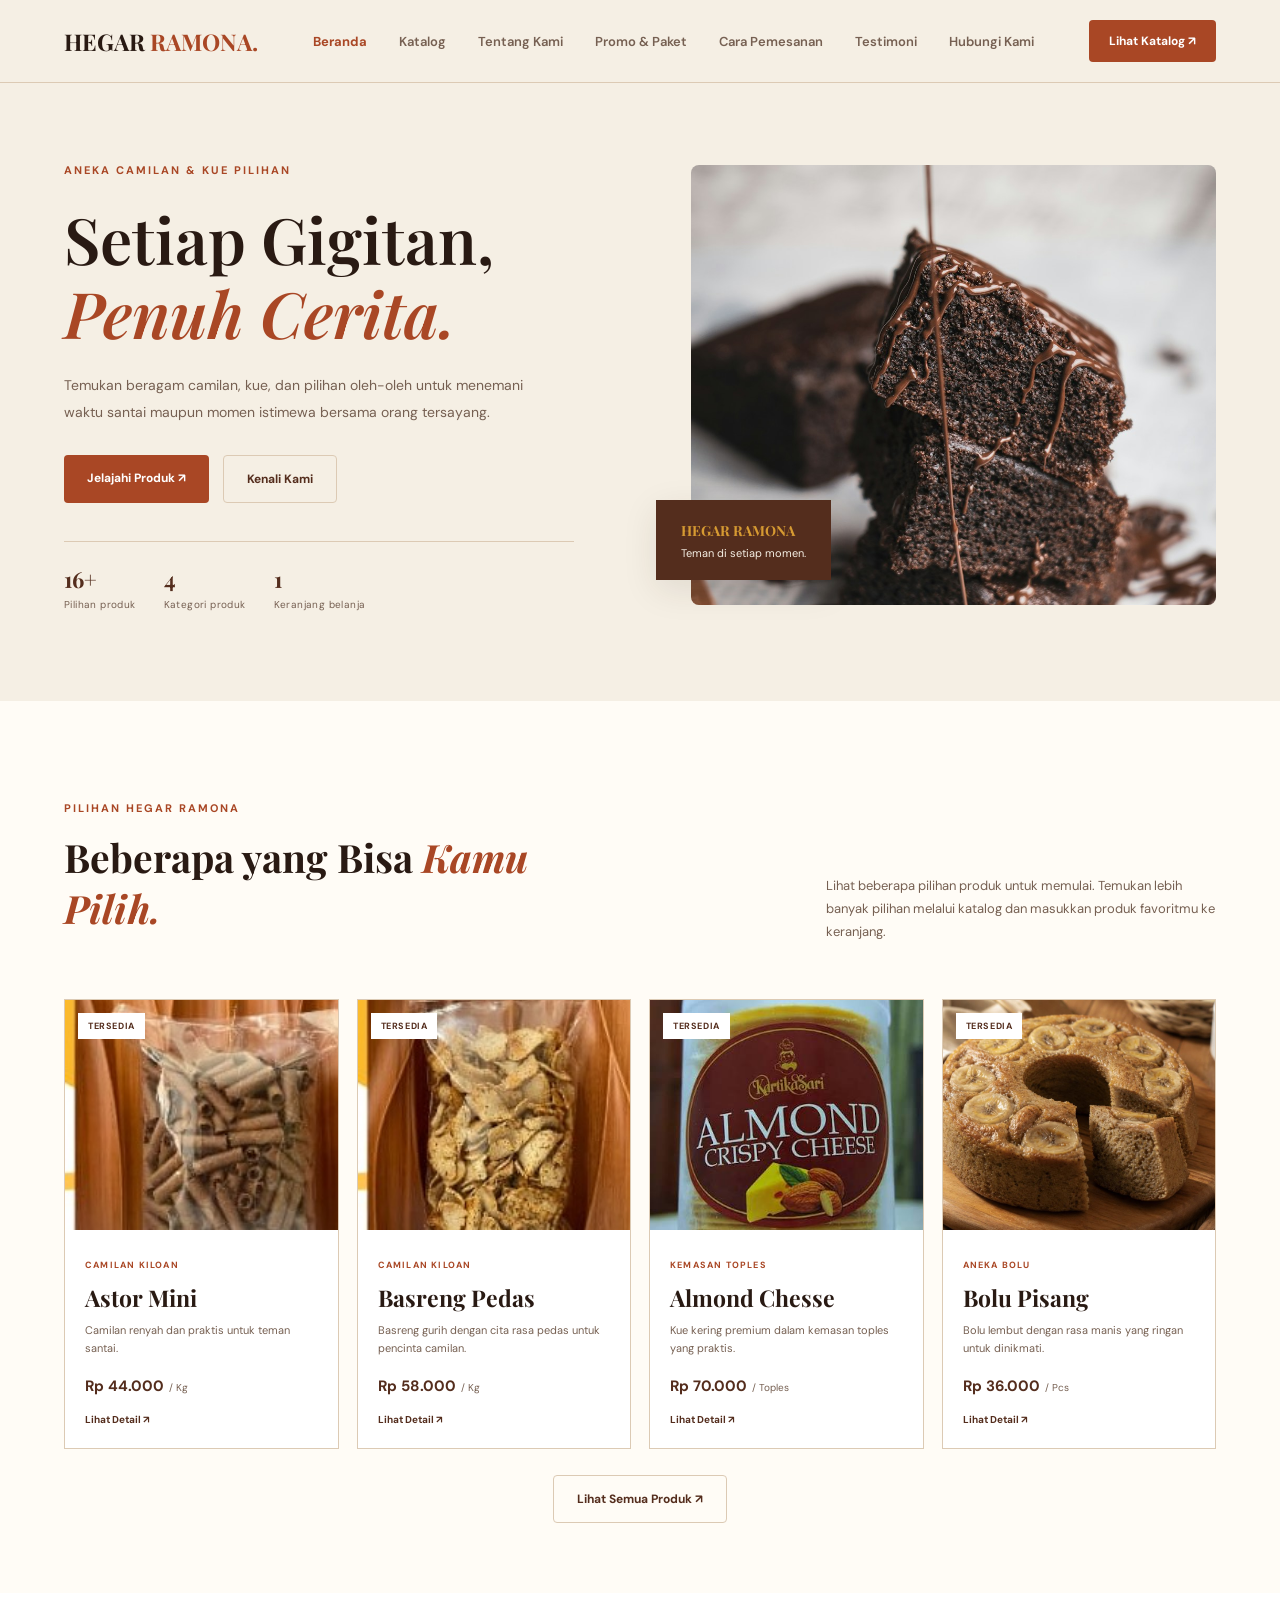
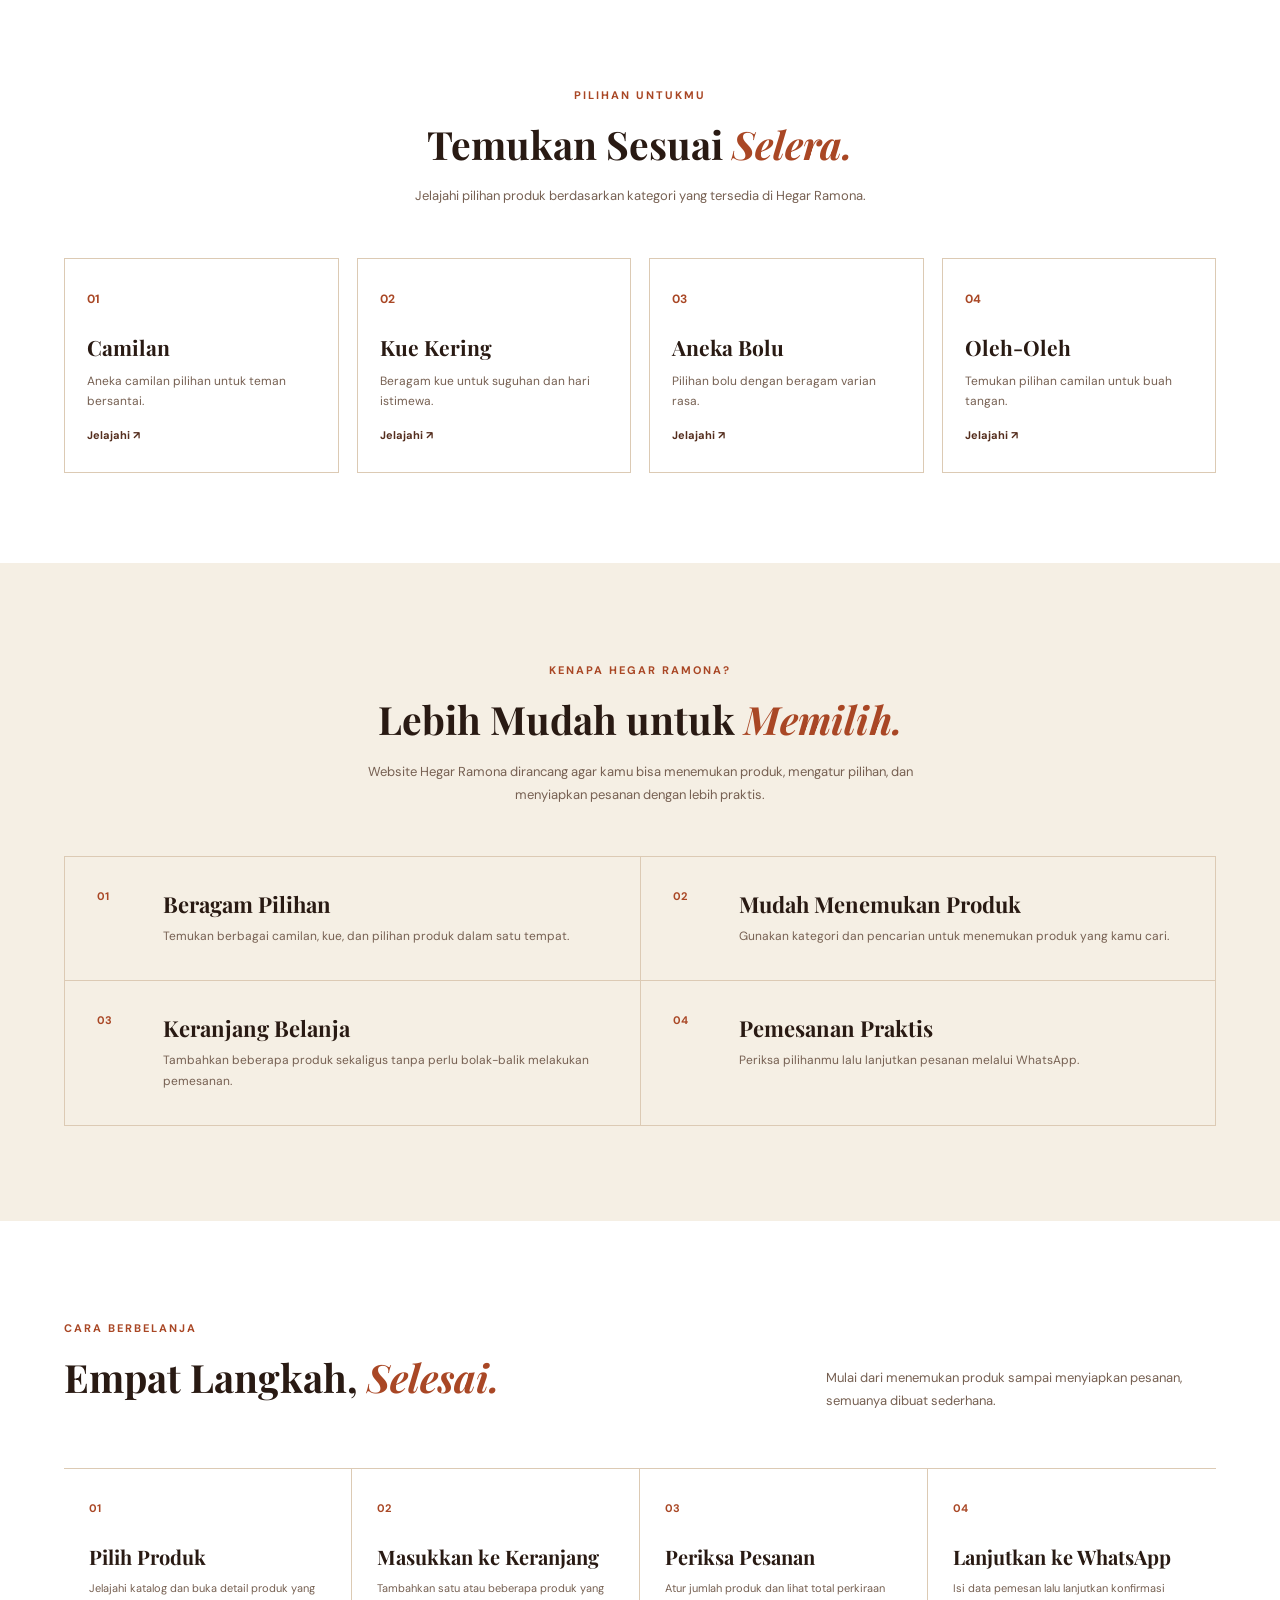
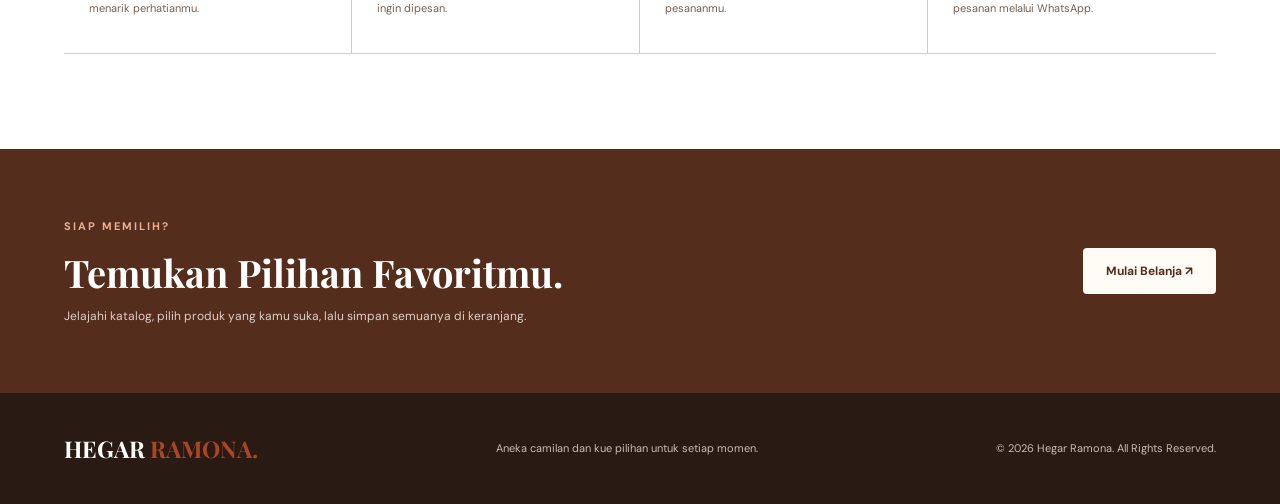
<file: index.html>
<!DOCTYPE html>
<html lang="id">
<head>
    <meta charset="UTF-8">
    <meta name="viewport" content="width=device-width, initial-scale=1.0">

    <title>Hegar Ramona | Camilan & Kue Pilihan</title>

    <link rel="stylesheet" href="css/rendi_style.css">

    <link rel="preconnect" href="https://fonts.googleapis.com">
    <link rel="preconnect" href="https://fonts.gstatic.com" crossorigin>
    <link href="https://fonts.googleapis.com/css2?family=DM+Sans:wght@400;500;600;700&family=Playfair+Display:wght@500;600;700&display=swap" rel="stylesheet">
</head>

<body>

<header class="rendi_header">
    <div class="rendi_container rendi_navbar">
        <a href="index.html" class="rendi_logo">HEGAR<span> RAMONA.</span></a>

        <nav class="rendi_menu">
            <a href="index.html" class="rendi_active">Beranda</a>
            <a href="katalog.html">Katalog</a>
            <a href="tentang.html">Tentang Kami</a>
            <a href="promo.html">Promo &amp; Paket</a>
            <a href="pemesanan.html">Cara Pemesanan</a>
            <a href="testimoni.html">Testimoni</a>
            <a href="kontak.html">Hubungi Kami</a>
        </nav>

        <a href="katalog.html" class="rendi_nav_button">Lihat Katalog ↗</a>
    </div>
</header>

<main>

    <!-- HERO -->
    <section class="rendi_hero">
        <div class="rendi_container rendi_hero_content">
            <div class="rendi_hero_text">
                <span class="rendi_eyebrow"> ANEKA CAMILAN & KUE PILIHAN</span>

                <h1>Setiap Gigitan,<span>Penuh Cerita.</span></h1>

                <p>
                    Temukan beragam camilan, kue, dan pilihan oleh-oleh untuk menemani
                    waktu santai maupun momen istimewa bersama orang tersayang.
                </p>

                <div class="rendi_hero_actions">
                    <a href="katalog.html" class="rendi_button_primary">Jelajahi Produk ↗</a>
                    <a href="tentang.html" class="rendi_button_secondary">Kenali Kami</a>
                </div>

                <div class="rendi_hero_stats">
                    <div><strong>16+</strong><span>Pilihan produk</span></div>
                    <div><strong>4</strong><span>Kategori produk</span></div>
                    <div><strong>1</strong><span>Keranjang belanja</span></div>
                </div>
            </div>

            <div class="rendi_hero_image">
                <img src="images/beranda.jpg" alt="Aneka makanan dan camilan">
                <div class="rendi_image_label">
                    <span>HEGAR RAMONA</span>
                    <p>Teman di setiap momen.</p>
                </div>
            </div>
        </div>
    </section>

    <!-- PRODUK UNGGULAN -->
    <section class="rendi_featured_section">
        <div class="rendi_container">
            <div class="rendi_section_heading rendi_section_heading_split">
                <div>
                    <span class="rendi_eyebrow">PILIHAN HEGAR RAMONA</span>
                    <h2>Beberapa yang Bisa <span>Kamu Pilih.</span></h2>
                </div>
                <p>
                    Lihat beberapa pilihan produk untuk memulai. Temukan lebih banyak pilihan
                    melalui katalog dan masukkan produk favoritmu ke keranjang.
                </p>
            </div>

            <div class="rendi_featured_grid">
                <article class="rendi_featured_card">
                    <div class="rendi_featured_image">
                        <img src="images/astor-mini.jpg" alt="Astor Mini" loading="lazy">
                        <span>Tersedia</span>
                    </div>
                    <div class="rendi_featured_info">
                        <small>CAMILAN KILOAN</small>
                        <h3>Astor Mini</h3>
                        <p>Camilan renyah dan praktis untuk teman santai.</p>
                        <div><strong>Rp 44.000</strong><span>/ Kg</span></div>
                        <a href="detail-produk.html?id=1">Lihat Detail ↗</a>
                    </div>
                </article>

                <article class="rendi_featured_card">
                    <div class="rendi_featured_image">
                        <img src="images/basreng-pedas.jpg" alt="Basreng Pedas" loading="lazy">
                        <span>Tersedia</span>
                    </div>
                    <div class="rendi_featured_info">
                        <small>CAMILAN KILOAN</small>
                        <h3>Basreng Pedas</h3>
                        <p>Basreng gurih dengan cita rasa pedas untuk pencinta camilan.</p>
                        <div><strong>Rp 58.000</strong><span>/ Kg</span></div>
                        <a href="detail-produk.html?id=2">Lihat Detail ↗</a>
                    </div>
                </article>

                <article class="rendi_featured_card">
                    <div class="rendi_featured_image">
                        <img src="images/almond-chesse.jpg" alt="Almond Chesse" loading="lazy">
                        <span>Tersedia</span>
                    </div>
                    <div class="rendi_featured_info">
                        <small>KEMASAN TOPLES</small>
                        <h3>Almond Chesse</h3>
                        <p>Kue kering premium dalam kemasan toples yang praktis.</p>
                        <div><strong>Rp 70.000</strong><span>/ Toples</span></div>
                        <a href="detail-produk.html?id=9">Lihat Detail ↗</a>
                    </div>
                </article>

                <article class="rendi_featured_card">
                    <div class="rendi_featured_image">
                        <img src="images/bolu-pisang.jpg" alt="Bolu Pisang" loading="lazy">
                        <span>Tersedia</span>
                    </div>
                    <div class="rendi_featured_info">
                        <small>ANEKA BOLU</small>
                        <h3>Bolu Pisang</h3>
                        <p>Bolu lembut dengan rasa manis yang ringan untuk dinikmati.</p>
                        <div><strong>Rp 36.000</strong><span>/ Pcs</span></div>
                        <a href="detail-produk.html?id=13">Lihat Detail ↗</a>
                    </div>
                </article>
            </div>

            <div class="rendi_center_action">
                <a href="katalog.html" class="rendi_button_secondary">Lihat Semua Produk ↗</a>
            </div>
        </div>
    </section>

    <!-- KATEGORI -->
    <section class="rendi_category_intro">
        <div class="rendi_container">
            <div class="rendi_section_heading">
                <span class="rendi_eyebrow">PILIHAN UNTUKMU</span>
                <h2>Temukan Sesuai <span>Selera.</span></h2>
                <p>Jelajahi pilihan produk berdasarkan kategori yang tersedia di Hegar Ramona.</p>
            </div>

            <div class="rendi_category_grid">
                <a href="katalog.html" class="rendi_category_card">
                    <span>01</span><h3>Camilan</h3>
                    <p>Aneka camilan pilihan untuk teman bersantai.</p><b>Jelajahi ↗</b>
                </a>
                <a href="katalog.html" class="rendi_category_card">
                    <span>02</span><h3>Kue Kering</h3>
                    <p>Beragam kue untuk suguhan dan hari istimewa.</p><b>Jelajahi ↗</b>
                </a>
                <a href="katalog.html" class="rendi_category_card">
                    <span>03</span><h3>Aneka Bolu</h3>
                    <p>Pilihan bolu dengan beragam varian rasa.</p><b>Jelajahi ↗</b>
                </a>
                <a href="katalog.html" class="rendi_category_card">
                    <span>04</span><h3>Oleh-Oleh</h3>
                    <p>Temukan pilihan camilan untuk buah tangan.</p><b>Jelajahi ↗</b>
                </a>
            </div>
        </div>
    </section>

    <!-- KEUNGGULAN -->
    <section class="rendi_benefit_section">
        <div class="rendi_container">
            <div class="rendi_section_heading">
                <span class="rendi_eyebrow">KENAPA HEGAR RAMONA?</span>
                <h2>Lebih Mudah untuk <span>Memilih.</span></h2>
                <p>
                    Website Hegar Ramona dirancang agar kamu bisa menemukan produk,
                    mengatur pilihan, dan menyiapkan pesanan dengan lebih praktis.
                </p>
            </div>

            <div class="rendi_benefit_grid">
                <article><span>01</span><div><h3>Beragam Pilihan</h3><p>Temukan berbagai camilan, kue, dan pilihan produk dalam satu tempat.</p></div></article>
                <article><span>02</span><div><h3>Mudah Menemukan Produk</h3><p>Gunakan kategori dan pencarian untuk menemukan produk yang kamu cari.</p></div></article>
                <article><span>03</span><div><h3>Keranjang Belanja</h3><p>Tambahkan beberapa produk sekaligus tanpa perlu bolak-balik melakukan pemesanan.</p></div></article>
                <article><span>04</span><div><h3>Pemesanan Praktis</h3><p>Periksa pilihanmu lalu lanjutkan pesanan melalui WhatsApp.</p></div></article>
            </div>
        </div>
    </section>

    <!-- CARA BELANJA -->
    <section class="rendi_steps_section">
        <div class="rendi_container">
            <div class="rendi_section_heading rendi_section_heading_split">
                <div>
                    <span class="rendi_eyebrow">CARA BERBELANJA</span>
                    <h2>Empat Langkah, <span>Selesai.</span></h2>
                </div>
                <p>Mulai dari menemukan produk sampai menyiapkan pesanan, semuanya dibuat sederhana.</p>
            </div>

            <div class="rendi_steps_grid">
                <div><span>01</span><h3>Pilih Produk</h3><p>Jelajahi katalog dan buka detail produk yang menarik perhatianmu.</p></div>
                <div><span>02</span><h3>Masukkan ke Keranjang</h3><p>Tambahkan satu atau beberapa produk yang ingin dipesan.</p></div>
                <div><span>03</span><h3>Periksa Pesanan</h3><p>Atur jumlah produk dan lihat total perkiraan pesananmu.</p></div>
                <div><span>04</span><h3>Lanjutkan ke WhatsApp</h3><p>Isi data pemesan lalu lanjutkan konfirmasi pesanan melalui WhatsApp.</p></div>
            </div>
        </div>
    </section>

    <!-- CTA -->
    <section class="rendi_home_cta">
        <div class="rendi_container">
            <div class="rendi_home_cta_inner">
                <div>
                    <span class="rendi_eyebrow">SIAP MEMILIH?</span>
                    <h2>Temukan Pilihan Favoritmu.</h2>
                    <p>Jelajahi katalog, pilih produk yang kamu suka, lalu simpan semuanya di keranjang.</p>
                </div>
                <a href="katalog.html" class="rendi_button_primary">Mulai Belanja ↗</a>
            </div>
        </div>
    </section>

</main>

<footer class="rendi_footer">
    <div class="rendi_container rendi_footer_content">
        <a href="index.html" class="rendi_logo">HEGAR<span> RAMONA.</span></a>
        <p>Aneka camilan dan kue pilihan untuk setiap momen.</p>
        <span>© 2026 Hegar Ramona. All Rights Reserved.</span>
    </div>
</footer>

<script src="js/rendi_script.js"></script>
</body>
</html>
</file>
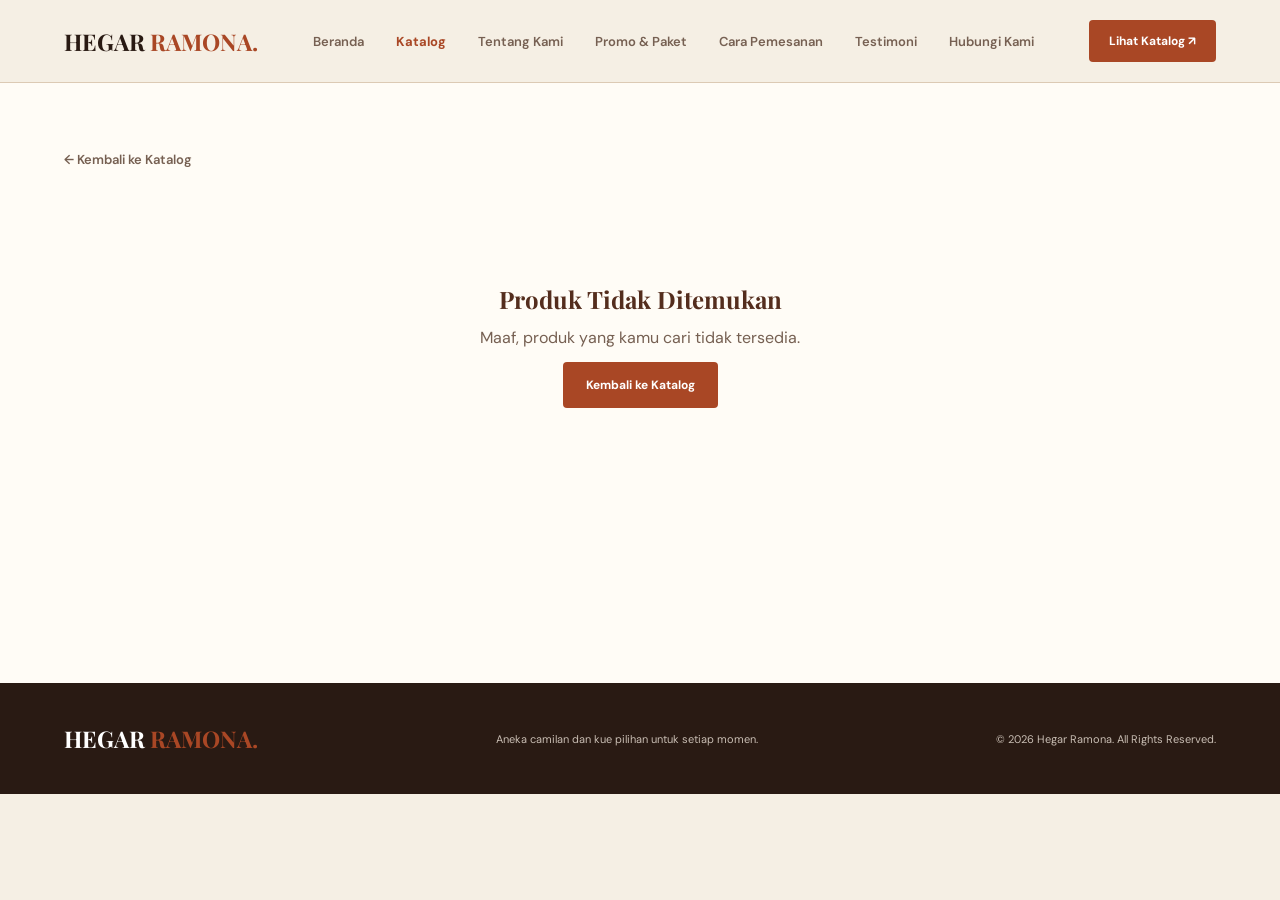
<file: detail-produk.html>
<!DOCTYPE html>
<html lang="id">
<head>
    <meta charset="UTF-8">
    <meta name="viewport" content="width=device-width, initial-scale=1.0">

    <title>Detail Produk | Hegar Ramona</title>

    <link rel="stylesheet" href="css/rendi_style.css">

    <link rel="preconnect" href="https://fonts.googleapis.com">
    <link rel="preconnect" href="https://fonts.gstatic.com" crossorigin>

    <link href="https://fonts.googleapis.com/css2?family=DM+Sans:wght@400;500;600;700&family=Playfair+Display:wght@500;600;700&display=swap" rel="stylesheet">
</head>

<body>

    <!-- NAVBAR -->
    <header class="rendi_header">
        <div class="rendi_container rendi_navbar">

            <a href="index.html" class="rendi_logo">
                HEGAR<span> RAMONA.</span>
            </a>

            <nav class="rendi_menu">
                <a href="index.html">Beranda</a>
                <a href="katalog.html"class="rendi_active">Katalog</a>
                <a href="tentang.html">Tentang Kami</a>
                <a href="promo.html">Promo &amp; Paket</a>
                <a href="pemesanan.html">Cara Pemesanan</a>
                <a href="testimoni.html">Testimoni</a>
                <a href="kontak.html">Hubungi Kami</a>
            </nav>

            <a href="katalog.html" class="rendi_nav_button">
                Lihat Katalog ↗
            </a>

        </div>
    </header>


    <!-- DETAIL PRODUK -->
    <main>

        <section class="rendi_detail_section">
            <div class="rendi_container">

                <a href="katalog.html" class="rendi_back_link">
                    ← Kembali ke Katalog
                </a>

                <div id="rendi_detail_content">

                    <!-- Detail produk ditampilkan melalui JavaScript -->

                </div>

                <div class="rendi_detail_not_found" id="rendi_detail_not_found">
                    <h2>Produk Tidak Ditemukan</h2>

                    <p>
                        Maaf, produk yang kamu cari tidak tersedia.
                    </p>

                    <a href="katalog.html" class="rendi_button_primary">
                        Kembali ke Katalog
                    </a>
                </div>

            </div>
        </section>

    </main>


    <!-- FOOTER -->
    <footer class="rendi_footer">
        <div class="rendi_container rendi_footer_content">

            <a href="index.html" class="rendi_logo">
                HEGAR<span> RAMONA.</span>
            </a>

            <p>
                Aneka camilan dan kue pilihan untuk setiap momen.
            </p>

            <span>© 2026 Hegar Ramona. All Rights Reserved.</span>

        </div>
    </footer>


    <script src="js/produk.js"></script>
    <script src="js/detail-produk.js"></script>

</body>
</html>
</file>
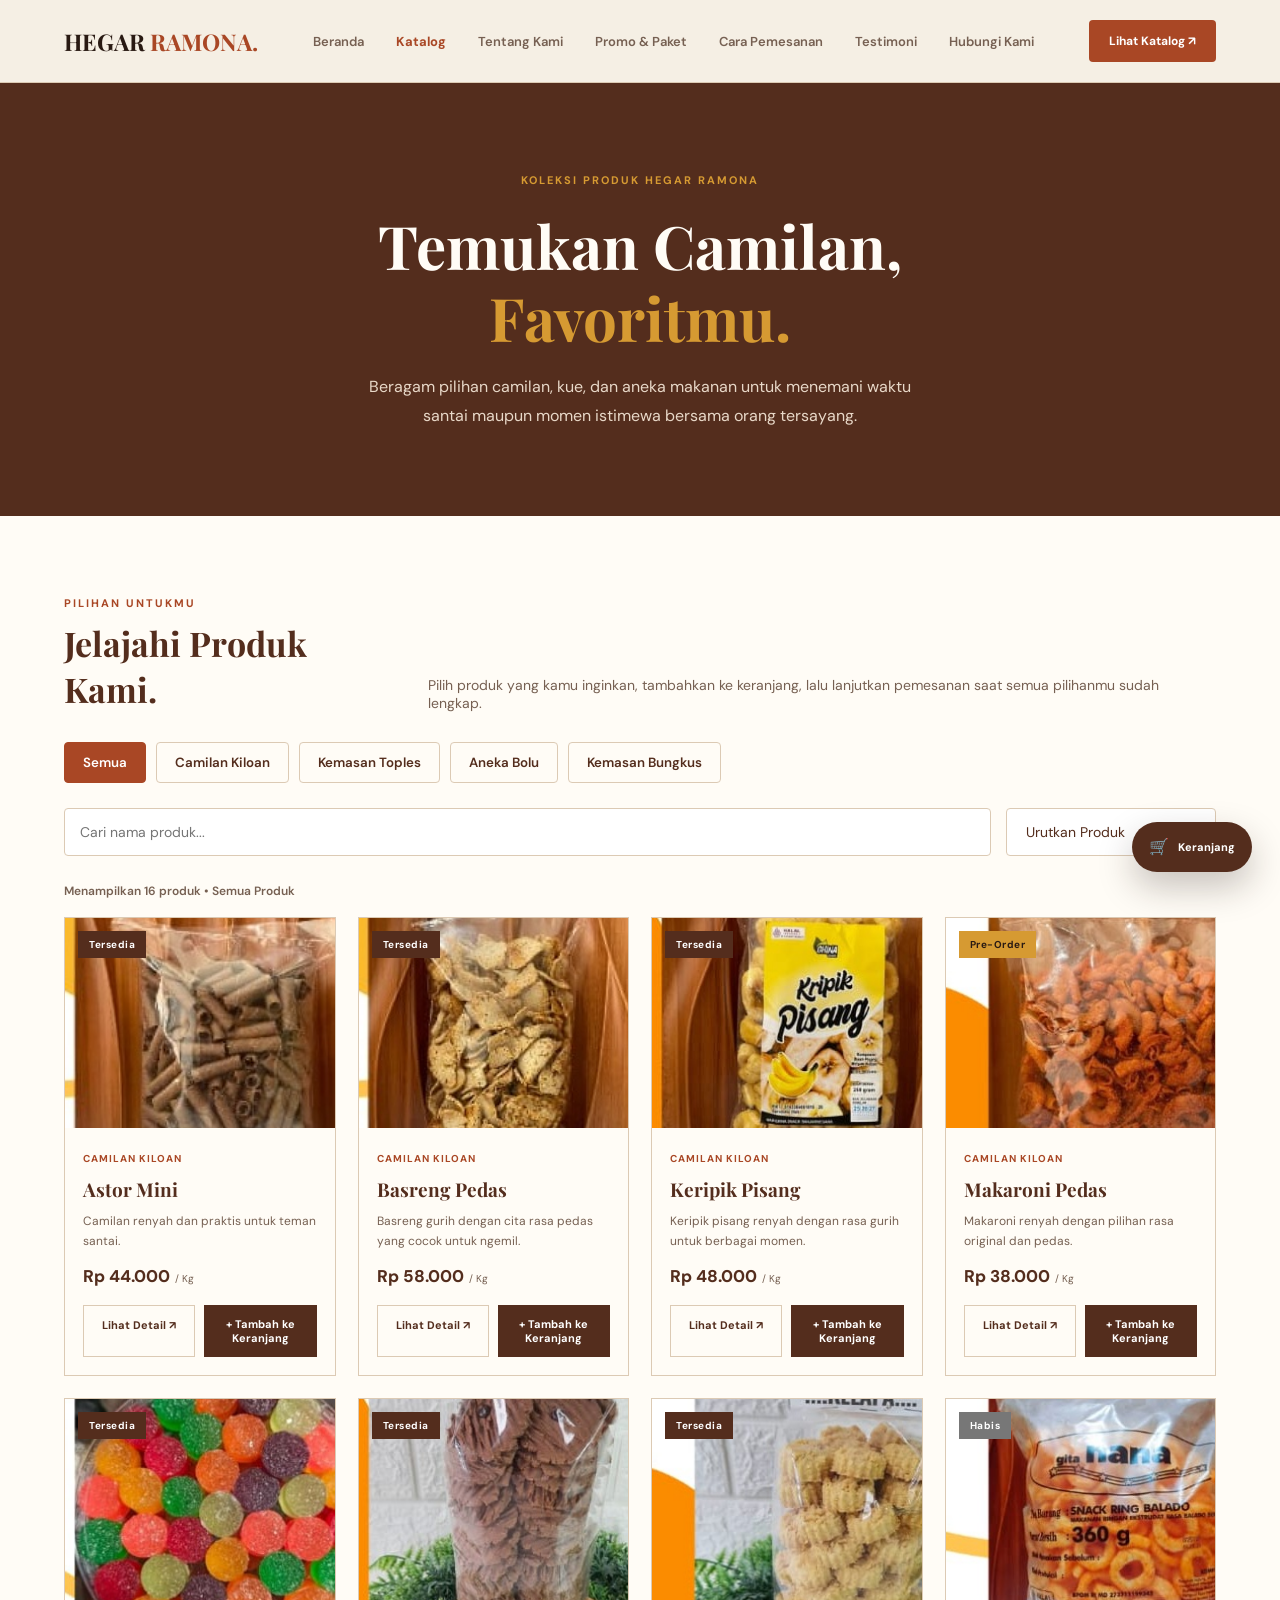
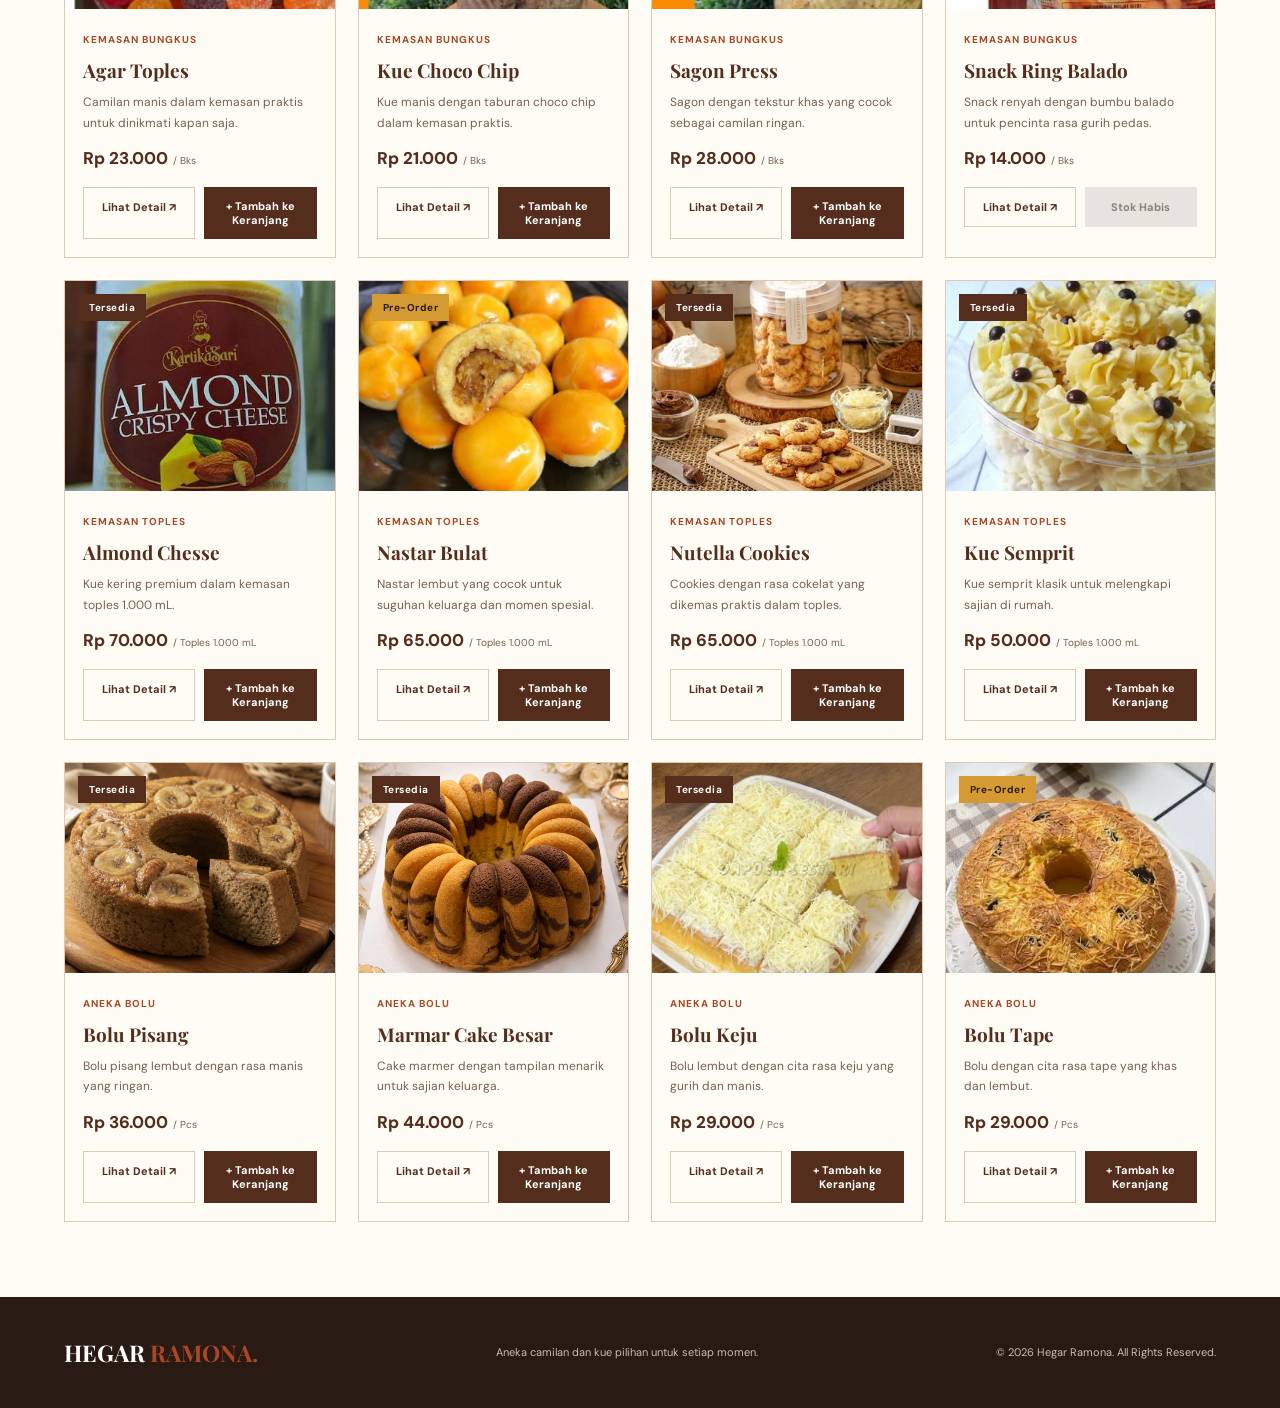
<file: katalog.html>
<!DOCTYPE html>
<html lang="id">
<head>
    <meta charset="UTF-8">
    <meta name="viewport" content="width=device-width, initial-scale=1.0">

    <title>Katalog Produk | Hegar Ramona</title>

    <link rel="stylesheet" href="css/rendi_style.css">

    <link rel="preconnect" href="https://fonts.googleapis.com">
    <link rel="preconnect" href="https://fonts.gstatic.com" crossorigin>

    <link href="https://fonts.googleapis.com/css2?family=DM+Sans:wght@400;500;600;700&family=Playfair+Display:wght@500;600;700&display=swap" rel="stylesheet">
</head>

<body>

    <!-- NAVBAR -->
    <header class="rendi_header">
        <div class="rendi_container rendi_navbar">

            <a href="index.html" class="rendi_logo">
                HEGAR<span> RAMONA.</span>
            </a>

            <nav class="rendi_menu">
                <a href="index.html">Beranda</a>
                <a href="katalog.html" class="rendi_active">Katalog</a>
                <a href="tentang.html">Tentang Kami</a>
                <a href="promo.html">Promo &amp; Paket</a>
                <a href="pemesanan.html">Cara Pemesanan</a>
                <a href="testimoni.html">Testimoni</a>
                <a href="kontak.html">Hubungi Kami</a>
            </nav>

            <a href="katalog.html" class="rendi_nav_button">
                Lihat Katalog ↗
            </a>

        </div>
    </header>


    <!-- HERO KATALOG -->
    <main>

        <section class="rendi_catalog_hero">
            <div class="rendi_container">

                <div class="rendi_catalog_heading">

                    <span class="rendi_eyebrow">
                        KOLEKSI PRODUK HEGAR RAMONA
                    </span>

                    <h1>
                        Temukan Camilan,
                        <span>Favoritmu.</span>
                    </h1>

                    <p>
                        Beragam pilihan camilan, kue, dan aneka makanan
                        untuk menemani waktu santai maupun momen
                        istimewa bersama orang tersayang.
                    </p>

                </div>

            </div>
        </section>


        <!-- DAFTAR PRODUK -->
        <section class="rendi_catalog_section">
            <div class="rendi_container">

                <div class="rendi_catalog_top">

                    <div>
                        <span class="rendi_eyebrow">
                            PILIHAN UNTUKMU
                        </span>

                        <h2>Jelajahi Produk Kami.</h2>
                    </div>

                    <p class="rendi_catalog_note">
                        Pilih produk yang kamu inginkan, tambahkan ke keranjang, lalu lanjutkan pemesanan saat semua pilihanmu sudah lengkap.
                    </p>

                </div>


                <!-- FILTER KATEGORI -->
                <div class="rendi_catalog_filter">

                    <button class="rendi_filter_button rendi_filter_active"
                        data-kategori="semua">
                        Semua
                    </button>

                    <button class="rendi_filter_button"
                        data-kategori="kiloan">
                        Camilan Kiloan
                    </button>

                    <button class="rendi_filter_button"
                        data-kategori="toples">
                        Kemasan Toples
                    </button>

                    <button class="rendi_filter_button"
                        data-kategori="bolu">
                        Aneka Bolu
                    </button>

                    <button class="rendi_filter_button"
                        data-kategori="bungkus">
                        Kemasan Bungkus
                    </button>

                </div>


                <!-- PENCARIAN DAN PENGURUTAN -->
                <div class="rendi_catalog_tools">

                    <input
                        type="text"
                        id="rendi_search_product"
                        placeholder="Cari nama produk..."
                    >
                    <select id="rendi_sort_product" aria-label="Urutkan produk">
                        <option value="default">Urutkan Produk</option>
                        <option value="nama">Nama A-Z</option>
                        <option value="nama-desc">Nama Z-A</option>
                        <option value="harga-asc">Harga Terendah</option>
                        <option value="harga-desc">Harga Tertinggi</option>
                    </select>

                </div>


                <!-- GRID PRODUK -->
                <div class="rendi_catalog_result" id="rendi_catalog_result" aria-live="polite">
                    Menampilkan produk...
                </div>

                <div class="rendi_product_grid" id="rendi_product_grid">
                    <!-- Data produk ditampilkan melalui JavaScript -->
                </div>

                <div class="rendi_empty_product" id="rendi_empty_product">
                    <strong>Produk tidak ditemukan.</strong>
                    <p>Coba gunakan kata kunci lain atau pilih kategori yang berbeda.</p>
                </div>

                <!-- KERANJANG BELANJA -->
                <button type="button" class="rendi_cart_float" id="rendi_cart_float" aria-label="Buka keranjang">
                    <span class="rendi_cart_icon">🛒</span>
                    <span>Keranjang</span>
                    <strong id="rendi_cart_count">0</strong>
                </button>

                <div class="rendi_cart_drawer" id="rendi_cart_drawer" aria-hidden="true">
                    <div class="rendi_cart_overlay" data-close-cart></div>
                    <aside class="rendi_cart_panel" role="dialog" aria-modal="true" aria-labelledby="rendi_cart_title">
                        <div class="rendi_cart_panel_header">
                            <div>
                                <span class="rendi_eyebrow">PESANANMU</span>
                                <h2 id="rendi_cart_title">Keranjang</h2>
                            </div>
                            <button type="button" class="rendi_cart_close" id="rendi_cart_close" aria-label="Tutup keranjang">&times;</button>
                        </div>

                        <div class="rendi_cart_items" id="rendi_cart_items"></div>

                        <div class="rendi_cart_empty" id="rendi_cart_empty">
                            <strong>Keranjang masih kosong.</strong>
                            <p>Pilih produk yang kamu inginkan, lalu tambahkan ke keranjang.</p>
                        </div>

                        <div class="rendi_cart_footer" id="rendi_cart_footer">
                            <div class="rendi_cart_total">
                                <span>Total Perkiraan</span>
                                <strong id="rendi_cart_total_value">Rp 0</strong>
                            </div>
                            <a href="pemesanan.html" class="rendi_cart_checkout" id="rendi_cart_checkout">Lanjutkan Pemesanan ↗</a>
                            <p>Jumlah dan produk bisa diubah kembali sebelum mengirim pesanan melalui WhatsApp.</p>
                        </div>
                    </aside>
                </div>

            </div>
        </section>

    </main>


    <!-- FOOTER -->
    <footer class="rendi_footer">
        <div class="rendi_container rendi_footer_content">

            <a href="index.html" class="rendi_logo">
                HEGAR<span> RAMONA.</span>
            </a>

            <p>
                Aneka camilan dan kue pilihan untuk setiap momen.
            </p>

            <span>© 2026 Hegar Ramona. All Rights Reserved.</span>

        </div>
    </footer>


    <script src="js/produk.js"></script>
    <script src="js/rendi_script.js"></script>

</body>
</html>
</file>
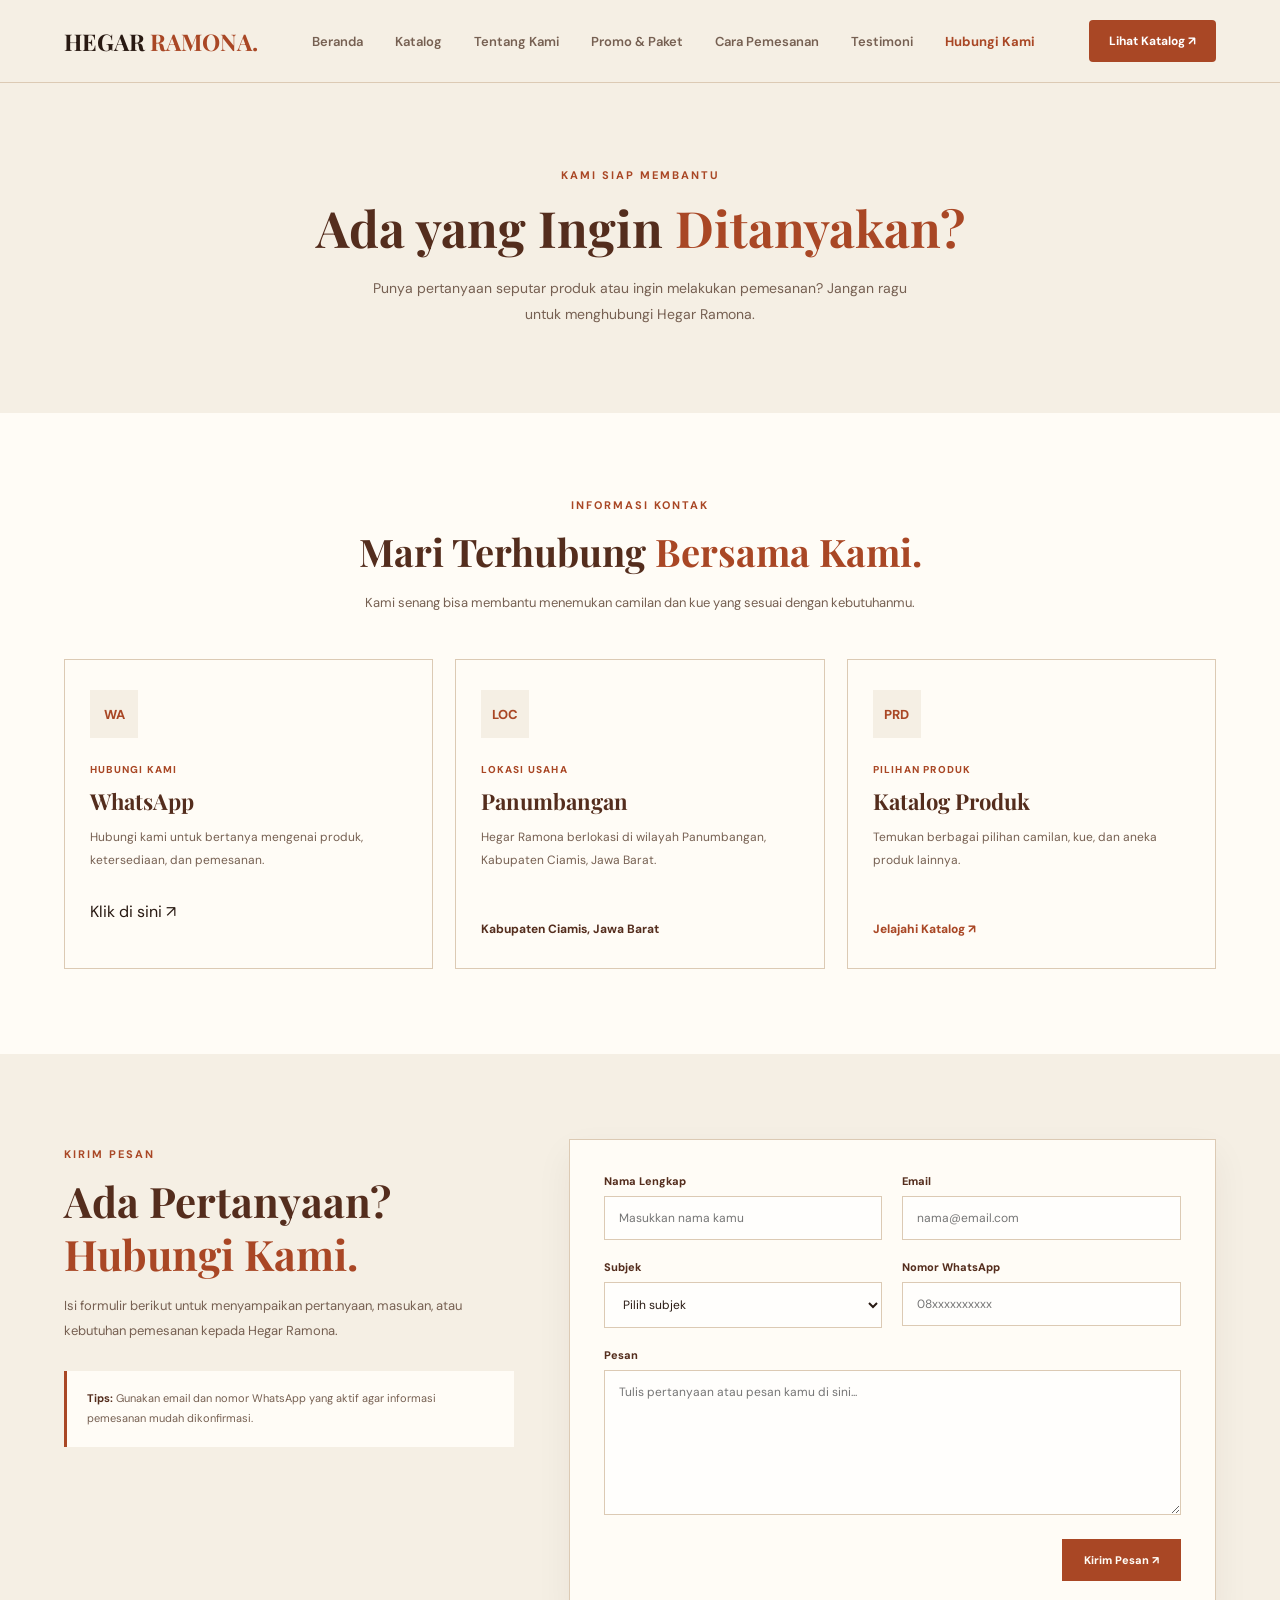
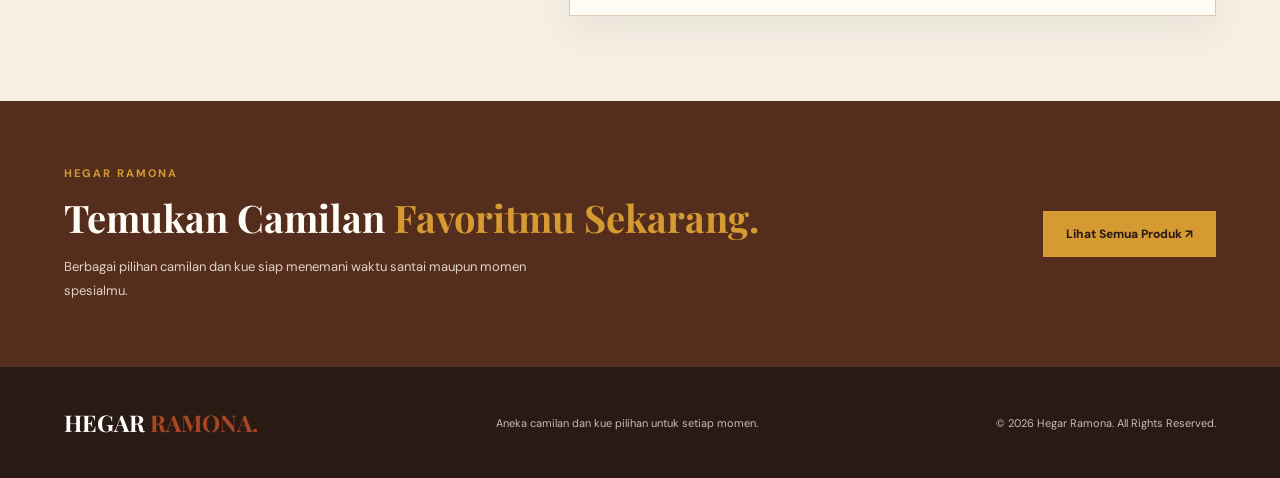
<file: kontak.html>
<!DOCTYPE html>
<html lang="id">
<head>
    <meta charset="UTF-8">
    <meta name="viewport" content="width=device-width, initial-scale=1.0">

    <title>Hubungi Kami | Hegar Ramona</title>

    <link rel="stylesheet" href="css/rendi_style.css">

    <link rel="preconnect" href="https://fonts.googleapis.com">
    <link rel="preconnect" href="https://fonts.gstatic.com" crossorigin>

    <link href="https://fonts.googleapis.com/css2?family=DM+Sans:wght@400;500;600;700;800&family=Playfair+Display:wght@500;600;700&display=swap" rel="stylesheet">
</head>

<body>

    <!-- NAVBAR -->
    <header class="rendi_header">
        <div class="rendi_container rendi_navbar">

            <a href="index.html" class="rendi_logo">
                HEGAR<span> RAMONA.</span>
            </a>

            <nav class="rendi_menu">
                <a href="index.html">Beranda</a>
                <a href="katalog.html">Katalog</a>
                <a href="tentang.html">Tentang Kami</a>
                <a href="promo.html">Promo &amp; Paket</a>
                <a href="pemesanan.html">Cara Pemesanan</a>
                <a href="testimoni.html">Testimoni</a>
                <a href="kontak.html" class="rendi_active">Hubungi Kami</a>
            </nav>

            <a href="katalog.html" class="rendi_nav_button">
                Lihat Katalog ↗
            </a>

        </div>
    </header>


    <!-- HERO KONTAK -->
    <section class="rendi_contact_hero">
        <div class="rendi_container">

            <p class="rendi_eyebrow">KAMI SIAP MEMBANTU</p>

            <h1>
                Ada yang Ingin
                <span>Ditanyakan?</span>
            </h1>

            <p>
                Punya pertanyaan seputar produk atau ingin melakukan pemesanan?
                Jangan ragu untuk menghubungi Hegar Ramona.
            </p>

        </div>
    </section>


    <!-- INFORMASI KONTAK -->
    <section class="rendi_contact_section">
        <div class="rendi_container">

            <div class="rendi_contact_heading">
                <p class="rendi_eyebrow">INFORMASI KONTAK</p>

                <h2>
                    Mari Terhubung
                    <span>Bersama Kami.</span>
                </h2>

                <p>
                    Kami senang bisa membantu menemukan camilan
                    dan kue yang sesuai dengan kebutuhanmu.
                </p>
            </div>


            <div class="rendi_contact_grid">

                <!-- WHATSAPP -->
                <div class="rendi_contact_card">
                    <div class="rendi_contact_icon">
                        WA
                    </div>

                    <span class="rendi_contact_label">
                        HUBUNGI KAMI
                    </span>

                    <h3>WhatsApp</h3>

                    <p>
                        Hubungi kami untuk bertanya mengenai produk,
                        ketersediaan, dan pemesanan.
                    </p>

                    <a href="https://wa.me/62895396867854" target="_blank" rel="noopener noreferrer">
                        Klik di sini ↗
                    </a>
                </div>


                <!-- LOKASI -->
                <div class="rendi_contact_card">
                    <div class="rendi_contact_icon">
                        <span>LOC</span>
                    </div>

                    <span class="rendi_contact_label">
                        LOKASI USAHA
                    </span>

                    <h3>Panumbangan</h3>

                    <p>
                        Hegar Ramona berlokasi di wilayah
                        Panumbangan, Kabupaten Ciamis, Jawa Barat.
                    </p>

                    <span class="rendi_contact_text">
                        Kabupaten Ciamis, Jawa Barat
                    </span>
                </div>


                <!-- KATALOG -->
                <div class="rendi_contact_card">
                    <div class="rendi_contact_icon">
                        <span>PRD</span>
                    </div>

                    <span class="rendi_contact_label">
                        PILIHAN PRODUK
                    </span>

                    <h3>Katalog Produk</h3>

                    <p>
                        Temukan berbagai pilihan camilan,
                        kue, dan aneka produk lainnya.
                    </p>

                    <a href="katalog.html" class="rendi_contact_link">
                        Jelajahi Katalog ↗
                    </a>
                </div>

            </div>

        </div>
    </section>


    <!-- FORM PESAN -->
    <section class="rendi_contact_form_section">
        <div class="rendi_container rendi_contact_form_layout">

            <div class="rendi_contact_form_intro">
                <p class="rendi_eyebrow">KIRIM PESAN</p>

                <h2>
                    Ada Pertanyaan?
                    <span>Hubungi Kami.</span>
                </h2>

                <p>
                    Isi formulir berikut untuk menyampaikan pertanyaan,
                    masukan, atau kebutuhan pemesanan kepada Hegar Ramona.
                </p>

                <div class="rendi_contact_form_note">
                    <strong>Tips:</strong> Gunakan email dan nomor WhatsApp yang aktif
                    agar informasi pemesanan mudah dikonfirmasi.
                </div>
            </div>

            <form id="rendi_contact_form" class="rendi_contact_form" novalidate>
                <div class="rendi_contact_form_grid">

                    <div class="rendi_contact_field">
                        <label for="rendi_contact_nama">Nama Lengkap</label>
                        <input type="text" id="rendi_contact_nama" name="nama" placeholder="Masukkan nama kamu" required>
                    </div>

                    <div class="rendi_contact_field">
                        <label for="rendi_contact_email">Email</label>
                        <input type="email" id="rendi_contact_email" name="email" placeholder="nama@email.com" required>
                    </div>

                    <div class="rendi_contact_field">
                        <label for="rendi_contact_subjek">Subjek</label>
                        <select id="rendi_contact_subjek" name="subjek" required>
                            <option value="">Pilih subjek</option>
                            <option value="Pertanyaan Produk">Pertanyaan Produk</option>
                            <option value="Ketersediaan Produk">Ketersediaan Produk</option>
                            <option value="Pemesanan">Pemesanan</option>
                            <option value="Masukan">Masukan</option>
                            <option value="Lainnya">Lainnya</option>
                        </select>
                    </div>

                    <div class="rendi_contact_field">
                        <label for="rendi_contact_wa">Nomor WhatsApp</label>
                        <input type="tel" id="rendi_contact_wa" name="whatsapp" placeholder="08xxxxxxxxxx" required>
                    </div>

                    <div class="rendi_contact_field rendi_contact_field_full">
                        <label for="rendi_contact_pesan">Pesan</label>
                        <textarea id="rendi_contact_pesan" name="pesan" rows="6" placeholder="Tulis pertanyaan atau pesan kamu di sini..." required></textarea>
                    </div>

                </div>

                <div class="rendi_contact_form_bottom">
                    <p id="rendi_contact_form_message" class="rendi_contact_form_message" aria-live="polite"></p>
                    <button type="submit" class="rendi_contact_submit">Kirim Pesan ↗</button>
                </div>
            </form>

        </div>
    </section>


    <!-- CTA -->
    <section class="rendi_contact_cta">
        <div class="rendi_container rendi_contact_cta_content">

            <div>
                <p class="rendi_eyebrow">HEGAR RAMONA</p>

                <h2>
                    Temukan Camilan
                    <span>Favoritmu Sekarang.</span>
                </h2>

                <p>
                    Berbagai pilihan camilan dan kue siap menemani
                    waktu santai maupun momen spesialmu.
                </p>
            </div>

            <a href="katalog.html" class="rendi_contact_cta_button">
                Lihat Semua Produk ↗
            </a>

        </div>
    </section>


    <!-- FOOTER -->
    <footer class="rendi_footer">
        <div class="rendi_container rendi_footer_content">

            <a href="index.html" class="rendi_logo">
                HEGAR<span> RAMONA.</span>
            </a>

            <p>
                Aneka camilan dan kue pilihan untuk setiap momen.
            </p>

            <span>© 2026 Hegar Ramona. All Rights Reserved.</span>

        </div>
    </footer>

    <script src="js/kontak.js"></script>

</body>
</html>
</file>
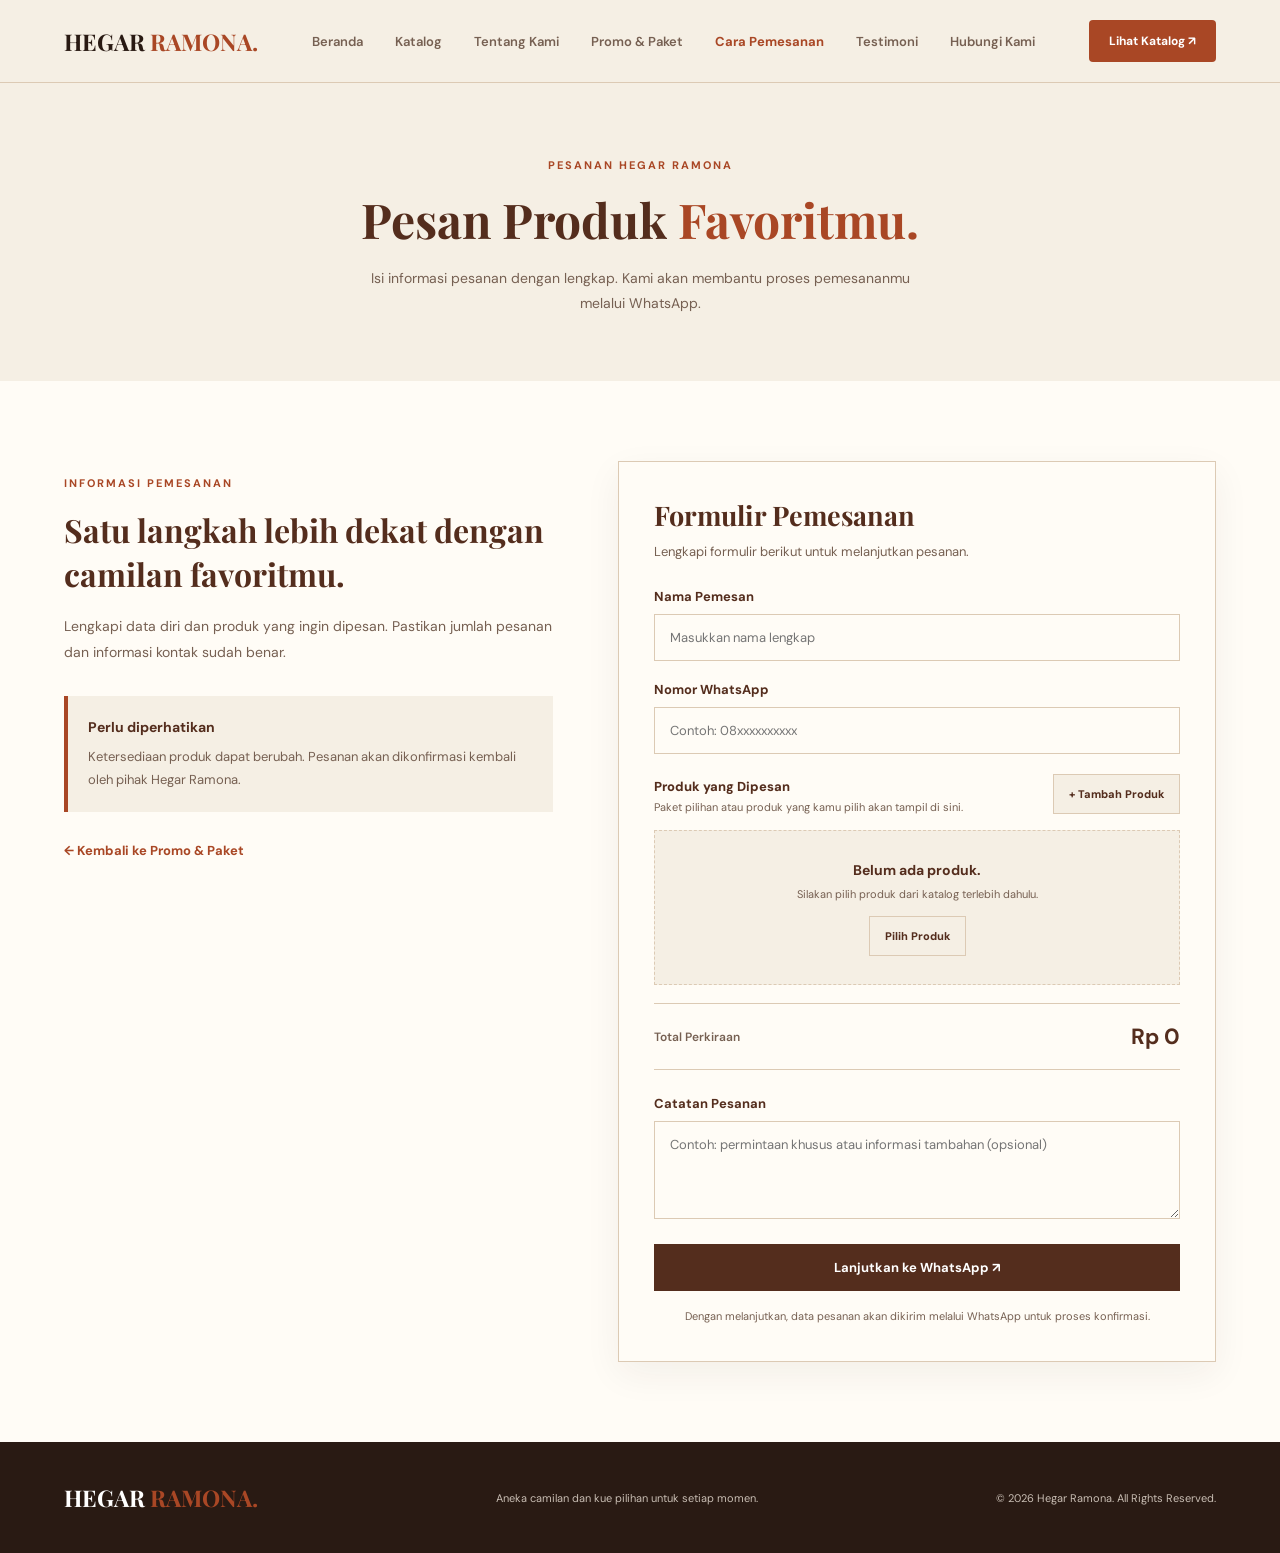
<file: pemesanan.html>
<!DOCTYPE html>
<html lang="id">
<head>
    <meta charset="UTF-8">
    <meta name="viewport" content="width=device-width, initial-scale=1.0">
    <title>Pemesanan | Hegar Ramona</title>

    <link rel="stylesheet" href="css/rendi_style.css">
    <link rel="preconnect" href="https://fonts.googleapis.com">
    <link rel="preconnect" href="https://fonts.gstatic.com" crossorigin>
    <link href="https://fonts.googleapis.com/css2?family=DM+Sans:wght@400;500;600;700;800&family=Playfair+Display:wght@600;700;800&display=swap" rel="stylesheet">
</head>
<body>

    <!-- NAVBAR -->
    <header class="rendi_header">
        <div class="rendi_container rendi_navbar">
            <a href="index.html" class="rendi_logo">
                HEGAR<span> RAMONA.</span>
            </a>

            <nav class="rendi_menu">
                <a href="index.html">Beranda</a>
                <a href="katalog.html">Katalog</a>
                <a href="tentang.html">Tentang Kami</a>
                <a href="promo.html">Promo &amp; Paket</a>
                <a href="pemesanan.html" class="rendi_active">Cara Pemesanan</a>
                <a href="testimoni.html">Testimoni</a>
                <a href="kontak.html">Hubungi Kami</a>
            </nav>

            <a href="katalog.html" class="rendi_nav_button">Lihat Katalog ↗</a>
        </div>
    </header>

    <!-- JUDUL HALAMAN -->
    <section class="rendi_order_hero">
        <div class="rendi_container">
            <p class="rendi_eyebrow">PESANAN HEGAR RAMONA</p>
            <h1>Pesan Produk <span>Favoritmu.</span></h1>
            <p>
                Isi informasi pesanan dengan lengkap.
                Kami akan membantu proses pemesananmu melalui WhatsApp.
            </p>
        </div>
    </section>

    <!-- FORM PEMESANAN -->
    <section class="rendi_order_section">
        <div class="rendi_container rendi_order_layout">

            <div class="rendi_order_information">
                <p class="rendi_eyebrow">INFORMASI PEMESANAN</p>
                <h2>Satu langkah lebih dekat dengan camilan favoritmu.</h2>
                <p>
                    Lengkapi data diri dan produk yang ingin dipesan.
                    Pastikan jumlah pesanan dan informasi kontak sudah benar.
                </p>

                <div class="rendi_order_note">
                    <strong>Perlu diperhatikan</strong>
                    <p>
                        Ketersediaan produk dapat berubah. Pesanan akan
                        dikonfirmasi kembali oleh pihak Hegar Ramona.
                    </p>
                </div>

                <a href="promo.html" class="rendi_order_back">
                    ← Kembali ke Promo &amp; Paket
                </a>
            </div>

            <div class="rendi_order_form_box">
                <h2>Formulir Pemesanan</h2>
                <p class="rendi_order_subtitle">
                    Lengkapi formulir berikut untuk melanjutkan pesanan.
                </p>

                <form id="rendi_order_form">

                    <div class="rendi_form_group">
                        <label for="rendi_nama_pemesan">Nama Pemesan</label>
                        <input
                            type="text"
                            id="rendi_nama_pemesan"
                            placeholder="Masukkan nama lengkap"
                            required
                        >
                    </div>

                    <div class="rendi_form_group">
                        <label for="rendi_nomor_pemesan">Nomor WhatsApp</label>
                        <input
                            type="tel"
                            id="rendi_nomor_pemesan"
                            placeholder="Contoh: 08xxxxxxxxxx"
                            required
                        >
                    </div>

                    <div class="rendi_order_cart_header">
                        <div>
                            <label>Produk yang Dipesan</label>
                            <p>Paket pilihan atau produk yang kamu pilih akan tampil di sini.</p>
                        </div>
                        <a href="katalog.html" class="rendi_add_product_button">+ Tambah Produk</a>
                    </div>

                    <div id="rendi_order_items" class="rendi_order_items"></div>

                    <div id="rendi_order_empty" class="rendi_order_empty" hidden>
                        <strong>Belum ada produk.</strong>
                        <p>Silakan pilih produk dari katalog terlebih dahulu.</p>
                        <a href="katalog.html" class="rendi_add_product_button">Pilih Produk</a>
                    </div>

                    <div class="rendi_order_grand_total">
                        <span>Total Perkiraan</span>
                        <strong id="rendi_order_grand_total_value">Rp 0</strong>
                    </div>

                    <div class="rendi_form_group">
                        <label for="rendi_catatan_pesanan">Catatan Pesanan</label>
                        <textarea
                            id="rendi_catatan_pesanan"
                            rows="4"
                            placeholder="Contoh: permintaan khusus atau informasi tambahan (opsional)"
                        ></textarea>
                    </div>

                    <button type="submit" class="rendi_order_submit" id="rendi_order_submit">
                        Lanjutkan ke WhatsApp ↗
                    </button>

                    <p class="rendi_order_disclaimer">
                        Dengan melanjutkan, data pesanan akan dikirim
                        melalui WhatsApp untuk proses konfirmasi.
                    </p>

                </form>
            </div>

        </div>
    </section>

    <!-- FOOTER -->
    <footer class="rendi_footer">
        <div class="rendi_container rendi_footer_content">
            <a href="index.html" class="rendi_logo">HEGAR<span> RAMONA.</span></a>
            <p>Aneka camilan dan kue pilihan untuk setiap momen.</p>
            <span>© 2026 Hegar Ramona. All Rights Reserved.</span>
        </div>
    </footer>

    <script src="js/produk.js"></script>
    <script src="js/pemesanan.js"></script>
</body>
</html>
</file>
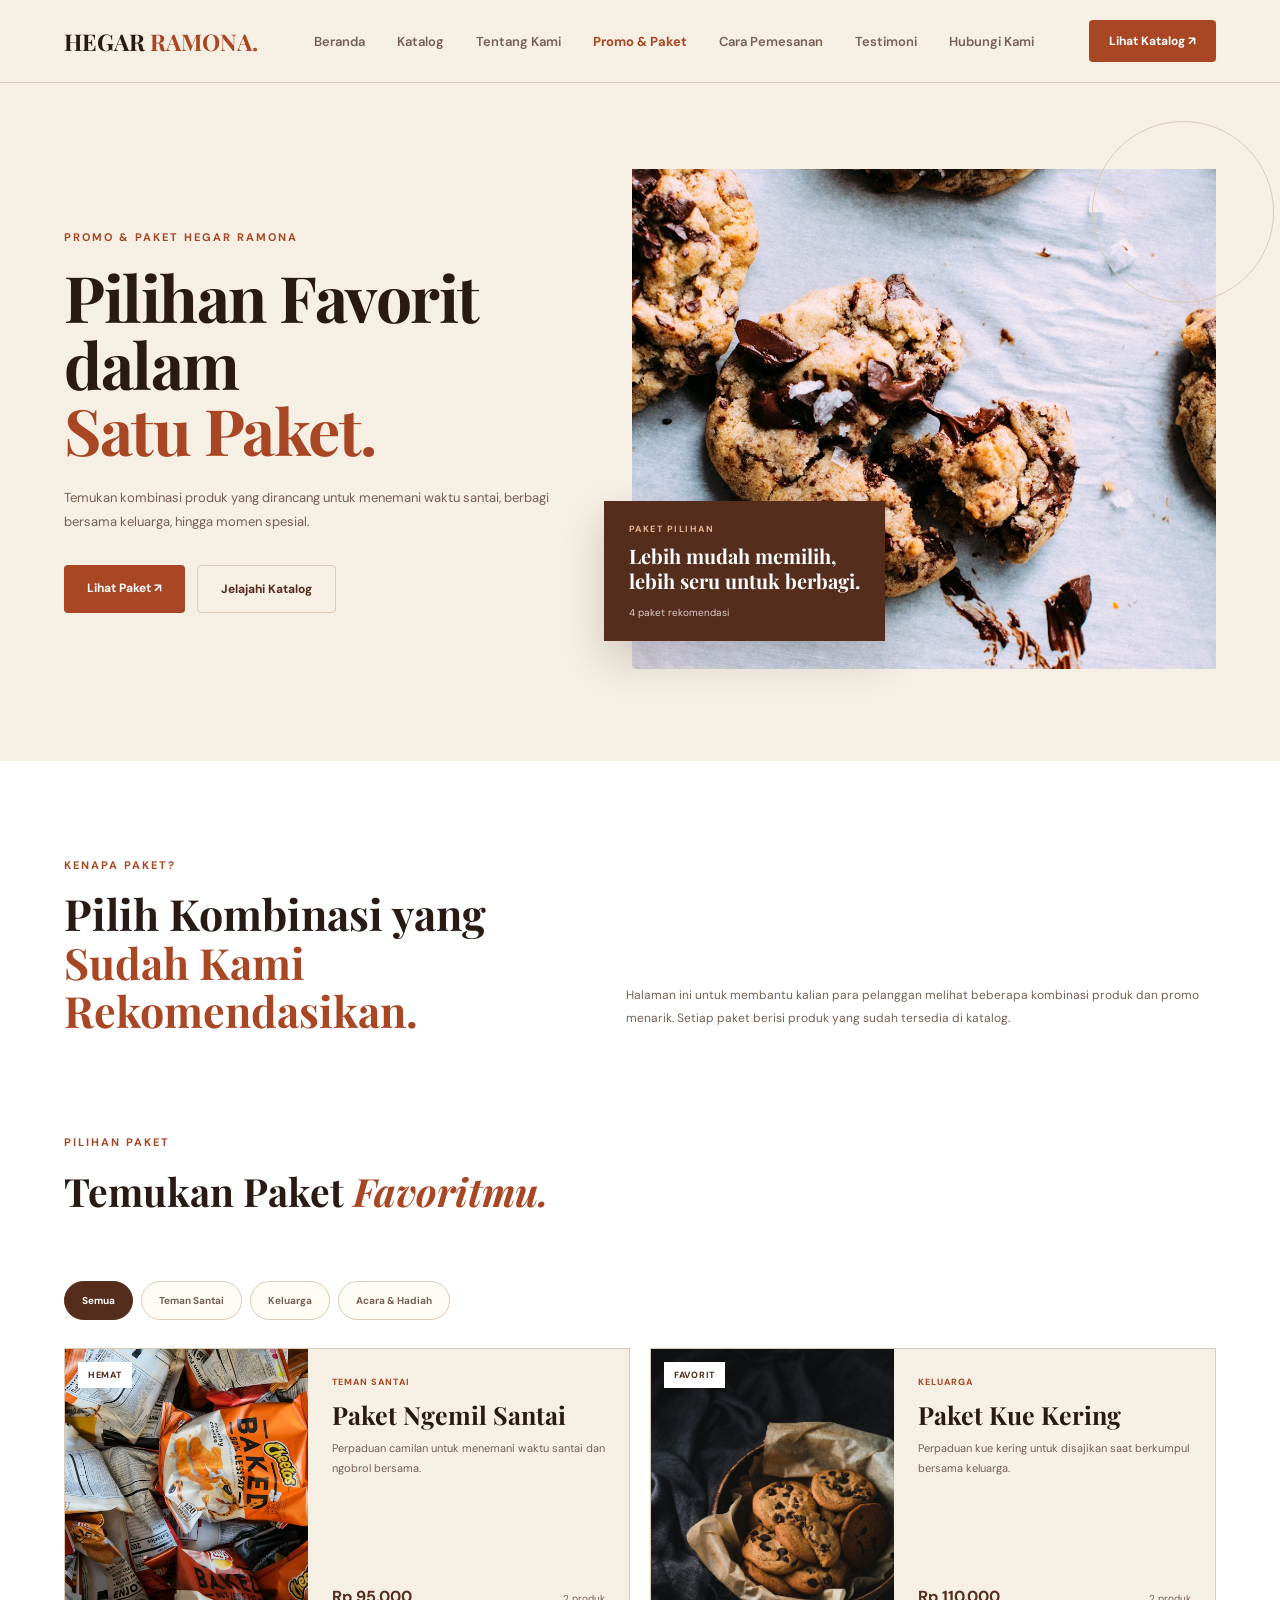
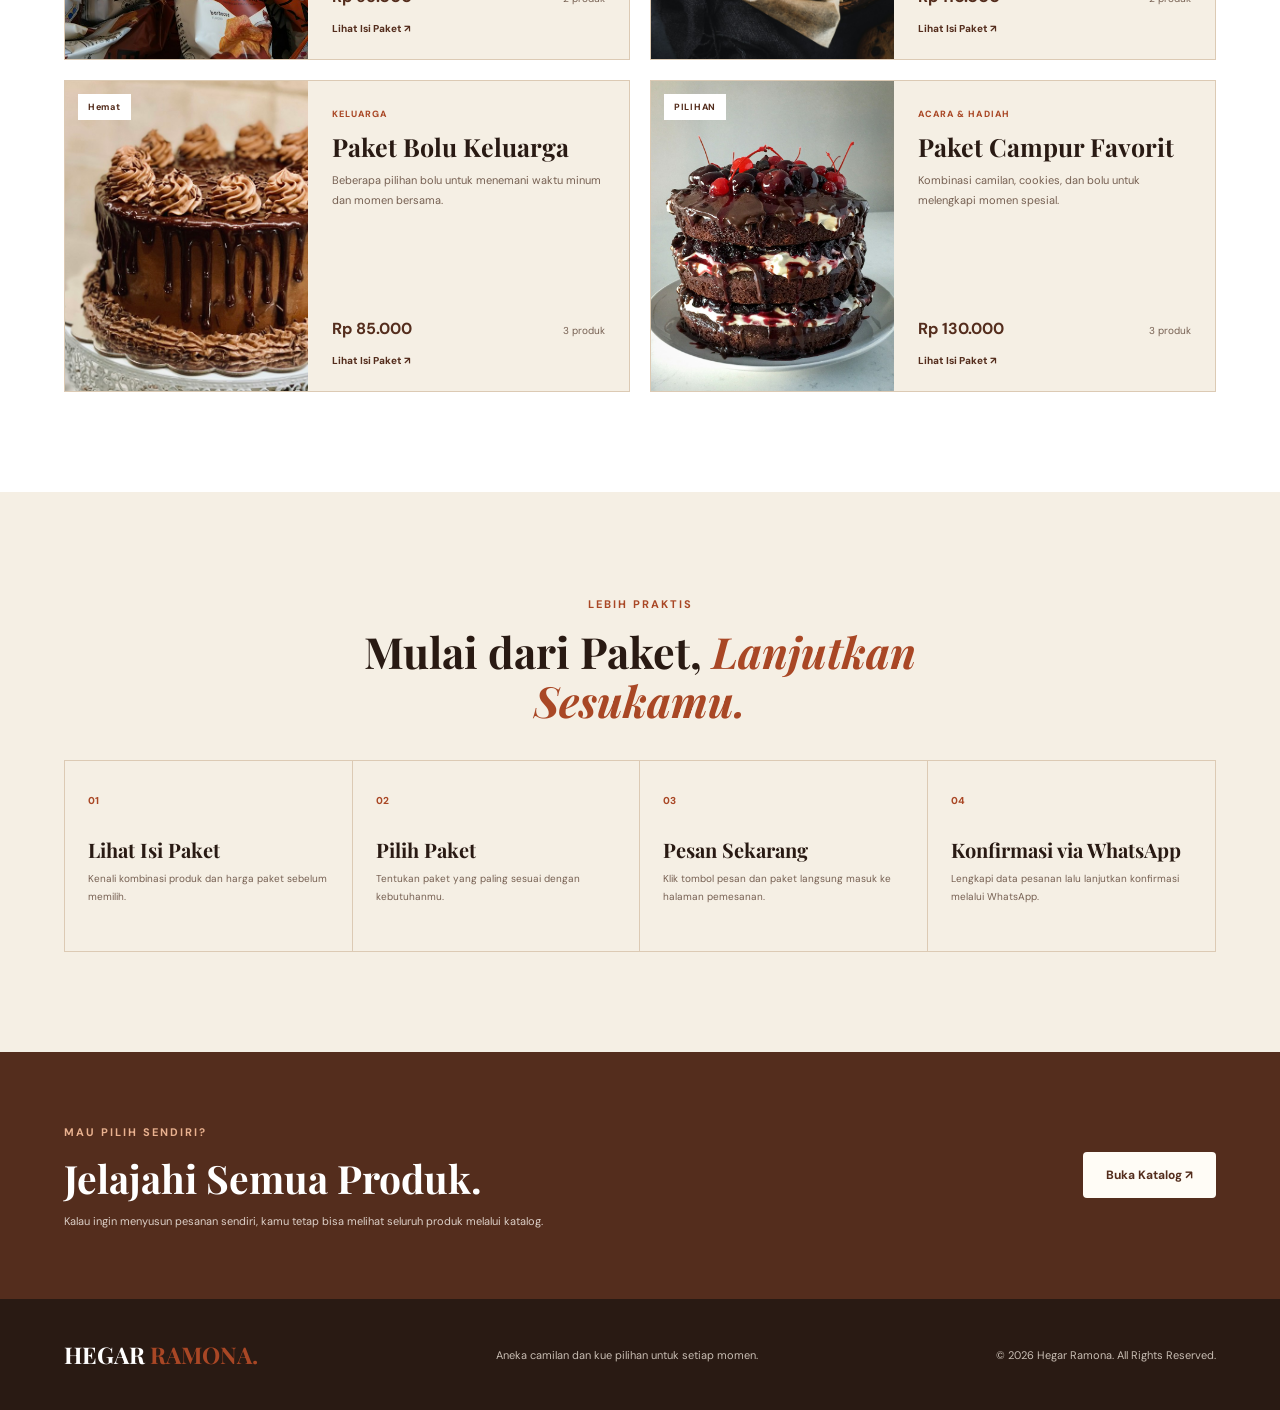
<file: promo.html>
<!DOCTYPE html>
<html lang="id">
<head>
    <meta charset="UTF-8">
    <meta name="viewport" content="width=device-width, initial-scale=1.0">

    <title>Promo &amp; Paket | Hegar Ramona</title>

    <link rel="stylesheet" href="css/rendi_style.css">

    <link rel="preconnect" href="https://fonts.googleapis.com">
    <link rel="preconnect" href="https://fonts.gstatic.com" crossorigin>
    <link href="https://fonts.googleapis.com/css2?family=DM+Sans:wght@400;500;600;700;800&family=Playfair+Display:wght@500;600;700;800&display=swap" rel="stylesheet">
</head>

<body>

<header class="rendi_header">
    <div class="rendi_container rendi_navbar">
        <a href="index.html" class="rendi_logo">HEGAR<span> RAMONA.</span></a>

        <nav class="rendi_menu">
            <a href="index.html">Beranda</a>
            <a href="katalog.html">Katalog</a>
            <a href="tentang.html">Tentang Kami</a>
            <a href="promo.html" class="rendi_active">Promo &amp; Paket</a>
            <a href="pemesanan.html">Cara Pemesanan</a>
            <a href="testimoni.html">Testimoni</a>
            <a href="kontak.html">Hubungi Kami</a>
        </nav>

        <a href="katalog.html" class="rendi_nav_button">Lihat Katalog ↗</a>
    </div>
</header>

<main>

    <section class="rendi_promo_hero">
        <div class="rendi_container rendi_promo_hero_inner">
            <div class="rendi_promo_hero_copy">
                <span class="rendi_eyebrow"> PROMO &amp; PAKET HEGAR RAMONA</span>
                <h1>Pilihan Favorit dalam <span>Satu Paket.</span></h1>
                <p>
                    Temukan kombinasi produk yang dirancang untuk menemani waktu santai,
                    berbagi bersama keluarga, hingga momen spesial.
                </p>
                <div class="rendi_promo_hero_actions">
                    <a href="#rendi_promo_paket" class="rendi_button_primary">Lihat Paket ↗</a>
                    <a href="katalog.html" class="rendi_button_secondary">Jelajahi Katalog</a>
                </div>
            </div>

            <div class="rendi_promo_hero_visual">
                <div class="rendi_promo_hero_card">
                    <span>PAKET PILIHAN</span>
                    <strong>Lebih mudah memilih,<br>lebih seru untuk berbagi.</strong>
                    <small>4 paket rekomendasi</small>
                </div>
                <img src="images/promo-utama.jpg" alt="Aneka kue dan camilan Hegar Ramona">
            </div>
        </div>
    </section>

    <section class="rendi_promo_intro">
        <div class="rendi_container rendi_promo_intro_grid">
            <div>
                <span class="rendi_eyebrow">KENAPA PAKET?</span>
                <h2>Pilih Kombinasi yang <span>Sudah Kami Rekomendasikan.</span></h2>
            </div>
            <p>
                Halaman ini untuk membantu kalian para pelanggan melihat beberapa kombinasi produk
                dan promo menarik. Setiap paket berisi produk yang sudah tersedia di katalog.
            </p>
        </div>
    </section>

    <section class="rendi_promo_section" id="rendi_promo_paket">
        <div class="rendi_container">
            <div class="rendi_section_heading rendi_section_heading_split">
                <div>
                    <span class="rendi_eyebrow">PILIHAN PAKET</span>
                    <h2>Temukan Paket <span>Favoritmu.</span></h2>
                </div>
            </div>

            <div class="rendi_promo_filter" role="tablist" aria-label="Filter paket">
                <button type="button" class="rendi_promo_filter_active" data-promo-filter="semua">Semua</button>
                <button type="button" data-promo-filter="santai">Teman Santai</button>
                <button type="button" data-promo-filter="keluarga">Keluarga</button>
                <button type="button" data-promo-filter="acara">Acara &amp; Hadiah</button>
            </div>

            <div class="rendi_promo_grid">
                <article class="rendi_promo_card" data-promo-kategori="santai" data-promo-title="Paket Ngemil Santai" data-promo-items="Astor Mini|Basreng Pedas" data-promo-price="Rp 95.000" data-promo-save="Hemat Rp 7.000 dari total produk Rp 102.000">
                    <div class="rendi_promo_image">
                        <img src="images/promo-paket-1.jpg" alt="Paket camilan untuk waktu santai" loading="lazy">
                        <span>HEMAT</span>
                    </div>
                    <div class="rendi_promo_info">
                        <span class="rendi_promo_label">TEMAN SANTAI</span>
                        <h3>Paket Ngemil Santai</h3>
                        <p>Perpaduan camilan untuk menemani waktu santai dan ngobrol bersama.</p>
                        <div class="rendi_promo_meta"><strong>Rp 95.000</strong><span>2 produk</span></div>
                        <button type="button" class="rendi_promo_detail" data-promo-open> Lihat Isi Paket ↗ </button>
                    </div>
                </article>

                <article class="rendi_promo_card" data-promo-kategori="keluarga" data-promo-title="Paket Kue Kering" data-promo-items="Almond Chesse|Kue Semprit" data-promo-price="Rp 110.000" data-promo-save="Hemat Rp 10.000 dari total produk Rp 120.000">
                    <div class="rendi_promo_image">
                        <img src="images/promo-paket-2.jpg" alt="Paket kue kering dalam kemasan" loading="lazy">
                        <span>FAVORIT</span>
                    </div>
                    <div class="rendi_promo_info">
                        <span class="rendi_promo_label">KELUARGA</span>
                        <h3>Paket Kue Kering</h3>
                        <p>Perpaduan kue kering untuk disajikan saat berkumpul bersama keluarga.</p>
                        <div class="rendi_promo_meta"><strong>Rp 110.000</strong><span>2 produk</span></div>
                        <button type="button" class="rendi_promo_detail" data-promo-open> Lihat Isi Paket ↗ </button>
                    </div>
                </article>

                <article class="rendi_promo_card" data-promo-kategori="keluarga" data-promo-title="Paket Bolu Keluarga" data-promo-items="Bolu Pisang|Bolu Keju|Bolu Tape" data-promo-price="Rp 85.000" data-promo-save="Hemat Rp 9.000 dari total produk Rp 94.000">
                    <div class="rendi_promo_image">
                        <img src="images/promo-paket-3.jpg" alt="Paket aneka bolu untuk keluarga" loading="lazy">
                        <span>Hemat</span>
                    </div>
                    <div class="rendi_promo_info">
                        <span class="rendi_promo_label">KELUARGA</span>
                        <h3>Paket Bolu Keluarga</h3>
                        <p>Beberapa pilihan bolu untuk menemani waktu minum dan momen bersama.</p>
                        <div class="rendi_promo_meta"><strong>Rp 85.000</strong><span>3 produk</span></div>
                        <button type="button" class="rendi_promo_detail" data-promo-open> Lihat Isi Paket ↗ </button>
                    </div>
                </article>

                <article class="rendi_promo_card" data-promo-kategori="acara" data-promo-title="Paket Campur Favorit" data-promo-items="Astor Mini|Nutella Cookies|Bolu Pisang" data-promo-price="Rp 130.000" data-promo-save="Hemat Rp 15.000 dari total produk Rp 145.000">
                    <div class="rendi_promo_image">
                        <img src="images/promo-paket-4.jpg" alt="Paket camilan dan kue untuk acara" loading="lazy">
                        <span>PILIHAN</span>
                    </div>
                    <div class="rendi_promo_info">
                        <span class="rendi_promo_label">ACARA &amp; HADIAH</span>
                        <h3>Paket Campur Favorit</h3>
                        <p>Kombinasi camilan, cookies, dan bolu untuk melengkapi momen spesial.</p>
                        <div class="rendi_promo_meta"><strong>Rp 130.000</strong><span>3 produk</span></div>
                        <button type="button" class="rendi_promo_detail" data-promo-open> Lihat Isi Paket ↗ </button>
                    </div>
                </article>
            </div>

            <div class="rendi_promo_empty" hidden>
                <strong>Paket belum tersedia.</strong>
                <p>Coba pilih kategori paket lainnya.</p>
            </div>
        </div>
    </section>

    <section class="rendi_promo_benefit">
        <div class="rendi_container">
            <div class="rendi_section_heading">
                <span class="rendi_eyebrow">LEBIH PRAKTIS</span>
                <h2>Mulai dari Paket, <span>Lanjutkan Sesukamu.</span></h2>
                
            </div>

            <div class="rendi_promo_benefit_grid">
                <article><span>01</span><div><h3>Lihat Isi Paket</h3><p>Kenali kombinasi produk dan harga paket sebelum memilih.</p></div></article>
                <article><span>02</span><div><h3>Pilih Paket</h3><p>Tentukan paket yang paling sesuai dengan kebutuhanmu.</p></div></article>
                <article><span>03</span><div><h3>Pesan Sekarang</h3><p>Klik tombol pesan dan paket langsung masuk ke halaman pemesanan.</p></div></article>
                <article><span>04</span><div><h3>Konfirmasi via WhatsApp</h3><p>Lengkapi data pesanan lalu lanjutkan konfirmasi melalui WhatsApp.</p></div></article>
            </div>
        </div>
    </section>

    <section class="rendi_promo_cta">
        <div class="rendi_container rendi_promo_cta_inner">
            <div>
                <span class="rendi_eyebrow">MAU PILIH SENDIRI?</span>
                <h2>Jelajahi Semua Produk.</h2>
                <p>Kalau ingin menyusun pesanan sendiri, kamu tetap bisa melihat seluruh produk melalui katalog.</p>
            </div>
            <a href="katalog.html" class="rendi_button_primary">Buka Katalog ↗</a>
        </div>
    </section>

</main>

<footer class="rendi_footer">
    <div class="rendi_container rendi_footer_content">
        <a href="index.html" class="rendi_logo">HEGAR<span> RAMONA.</span></a>
        <p>Aneka camilan dan kue pilihan untuk setiap momen.</p>
        <span>© 2026 Hegar Ramona. All Rights Reserved.</span>
    </div>
</footer>

<div class="rendi_promo_modal" id="rendi_promo_modal" aria-hidden="true">
    <div class="rendi_promo_modal_overlay" data-promo-close></div>
    <div class="rendi_promo_modal_box" role="dialog" aria-modal="true" aria-labelledby="rendi_promo_modal_title">
        <button type="button" class="rendi_promo_modal_close" data-promo-close aria-label="Tutup">&times;</button>
        <span class="rendi_eyebrow">DETAIL PAKET</span>
        <h2 id="rendi_promo_modal_title">Paket Pilihan</h2>
        <p id="rendi_promo_modal_description">Kombinasi produk pilihan Hegar Ramona.</p>
        <div class="rendi_promo_modal_price" id="rendi_promo_modal_price">Rp 0</div>
        <div class="rendi_promo_modal_save" id="rendi_promo_modal_save"></div>
        <h3>Isi Paket</h3>
        <ul id="rendi_promo_modal_items"></ul>
        <div class="rendi_promo_modal_actions">
            <a href="pemesanan.html" class="rendi_button_primary" id="rendi_promo_order_link">Pesan Paket Ini ↗</a>
            <button type="button" class="rendi_button_secondary" data-promo-close>Tutup</button>
        </div>
    </div>
</div>

<script src="js/promo.js"></script>

</body>
</html>
</file>
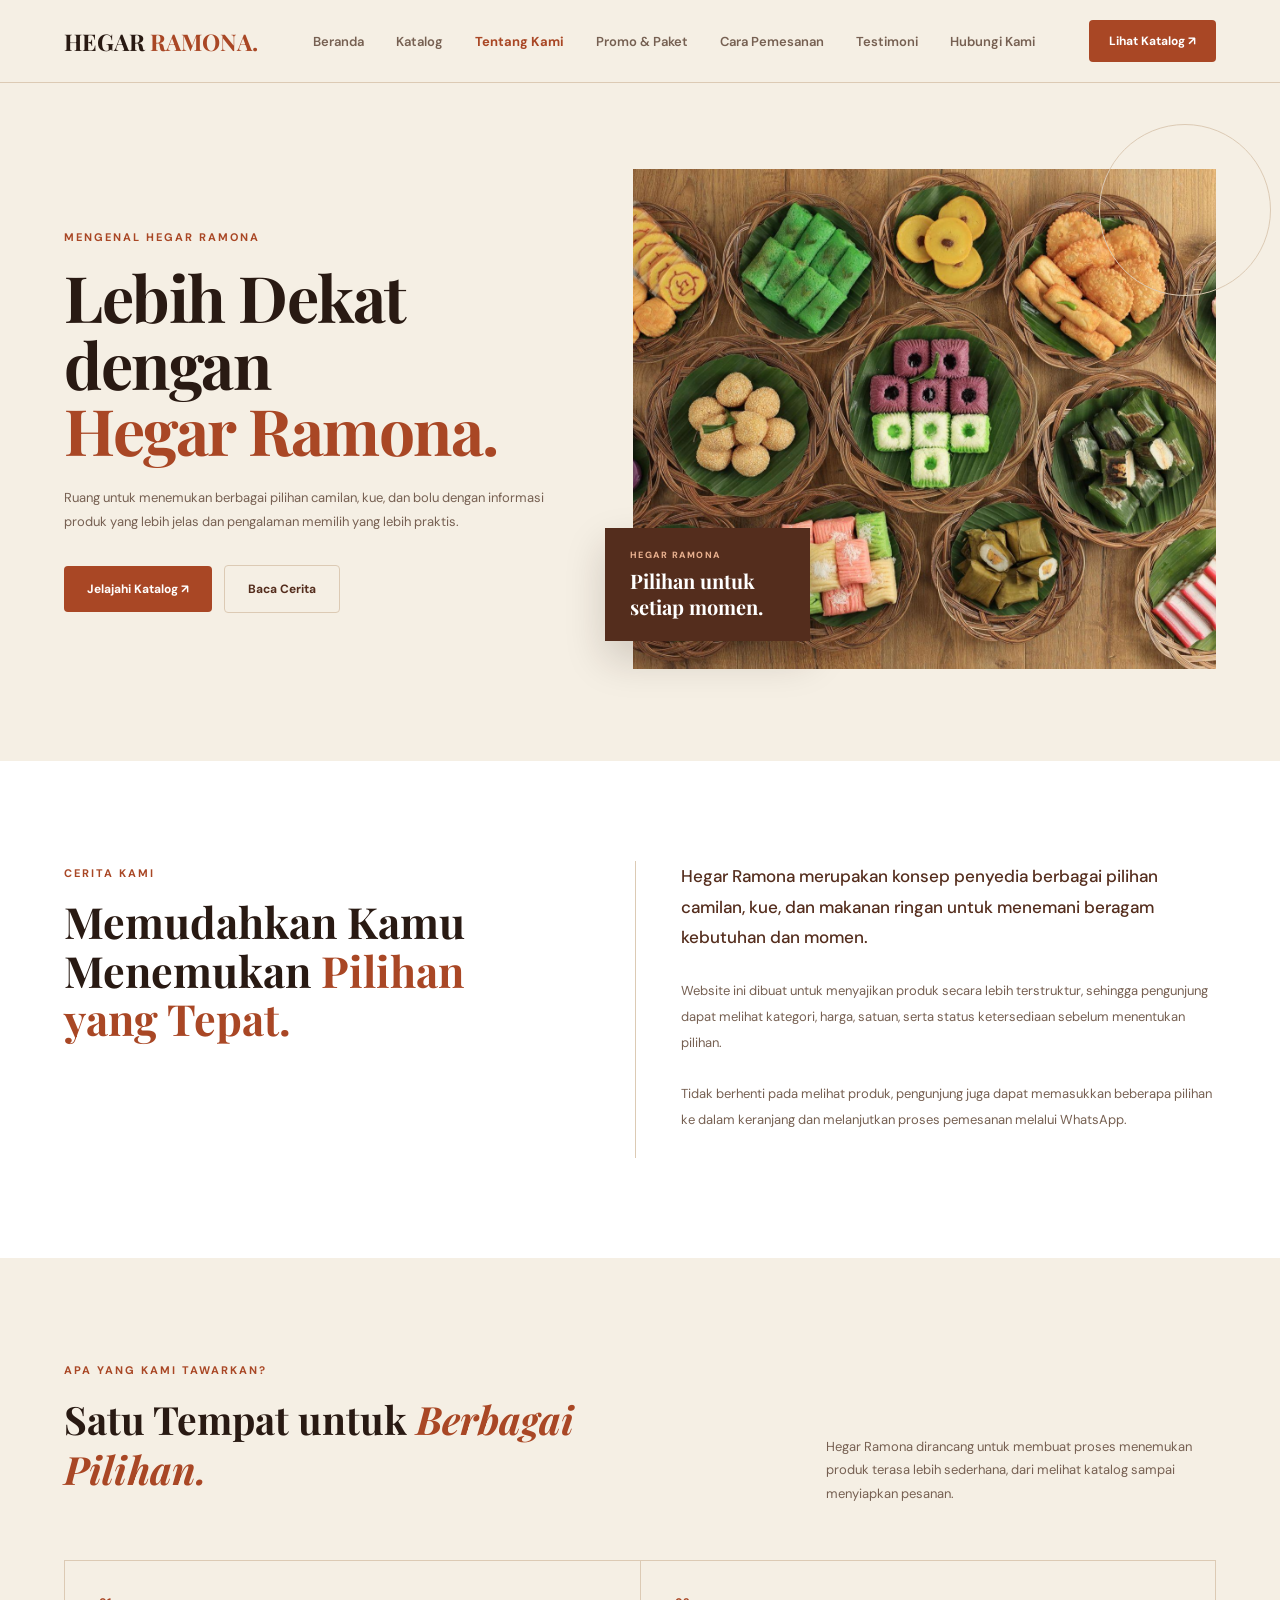
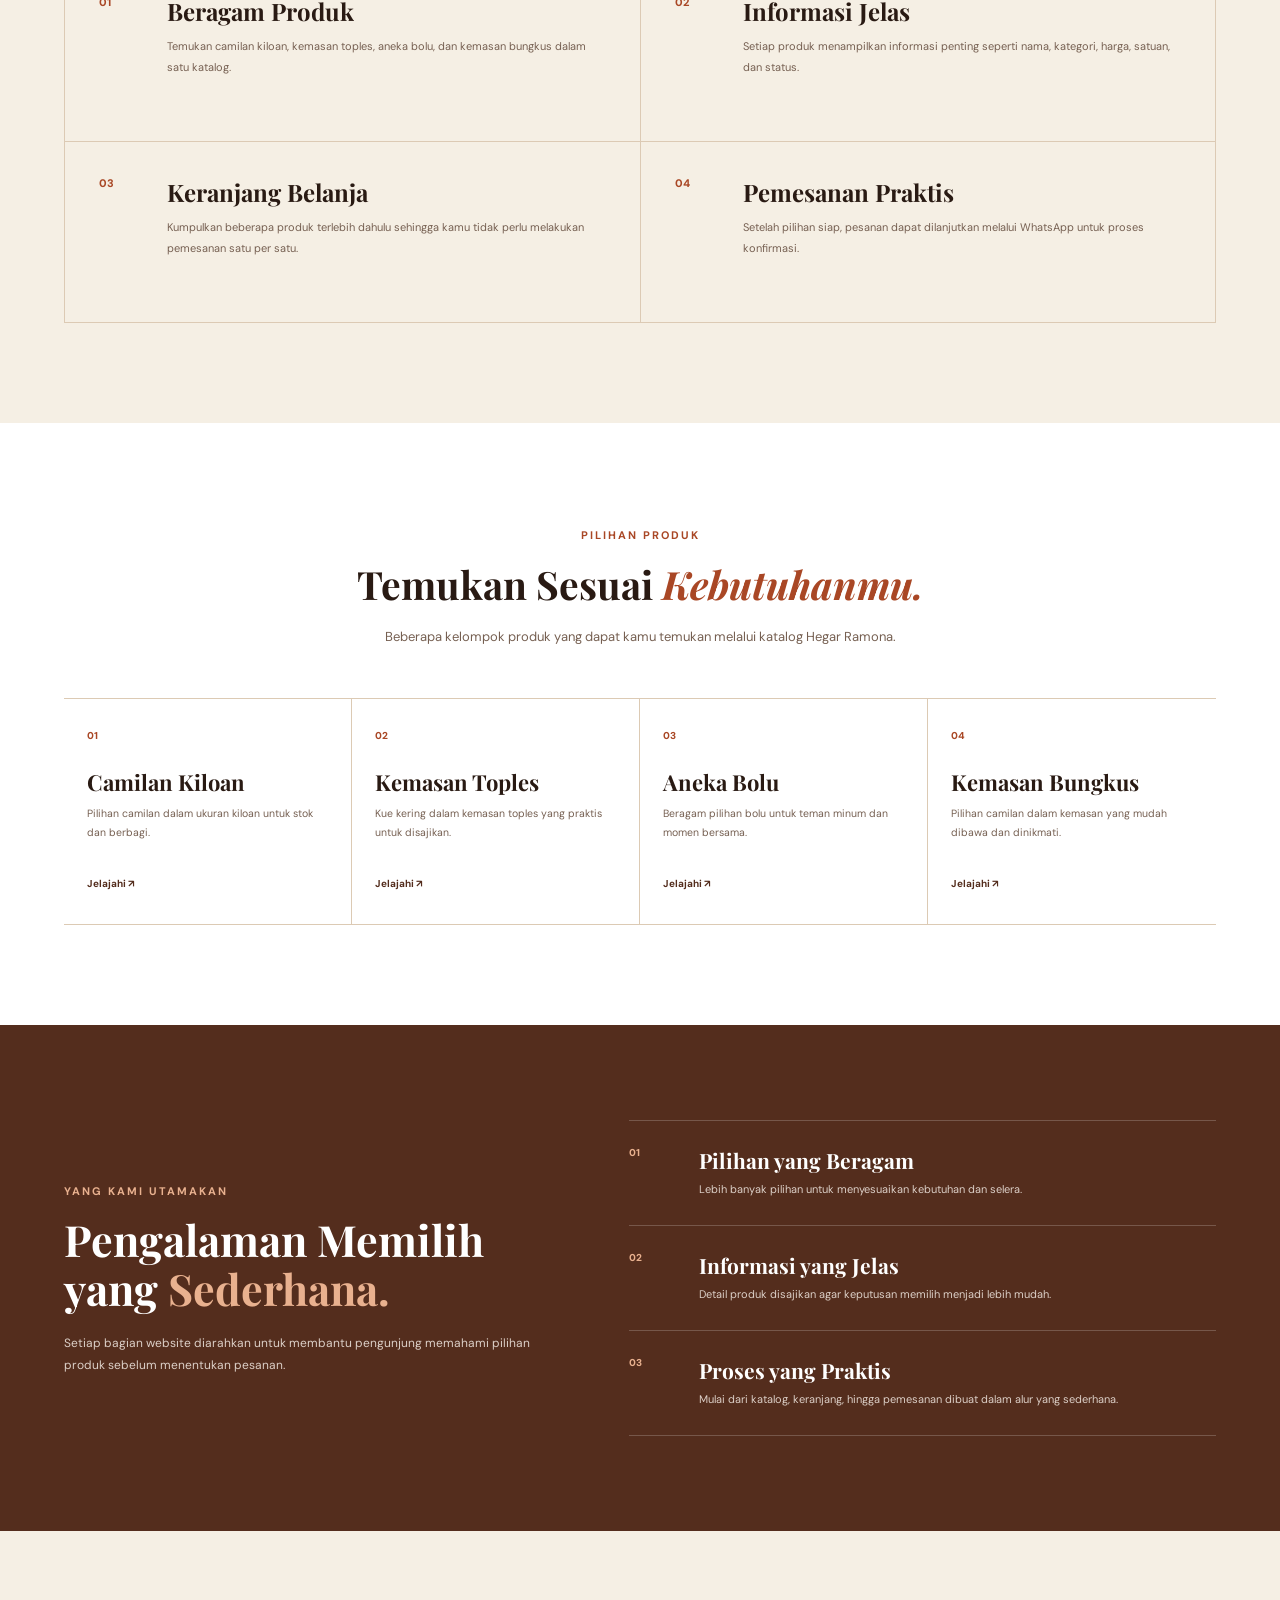
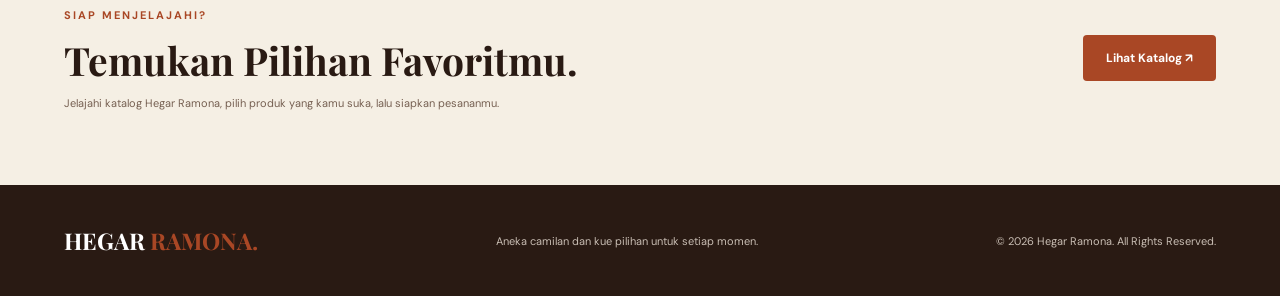
<file: tentang.html>
<!DOCTYPE html>
<html lang="id">
<head>
    <meta charset="UTF-8">
    <meta name="viewport" content="width=device-width, initial-scale=1.0">

    <title>Tentang Kami | Hegar Ramona</title>

    <link rel="stylesheet" href="css/rendi_style.css">

    <link rel="preconnect" href="https://fonts.googleapis.com">
    <link rel="preconnect" href="https://fonts.gstatic.com" crossorigin>
    <link href="https://fonts.googleapis.com/css2?family=DM+Sans:wght@400;500;600;700;800&family=Playfair+Display:wght@600;700;800&display=swap" rel="stylesheet">
</head>

<body>

<header class="rendi_header">
    <div class="rendi_container rendi_navbar">
        <a href="index.html" class="rendi_logo">HEGAR<span> RAMONA.</span></a>

        <nav class="rendi_menu">
            <a href="index.html">Beranda</a>
            <a href="katalog.html">Katalog</a>
            <a href="tentang.html" class="rendi_active">Tentang Kami</a>
            <a href="promo.html">Promo &amp; Paket</a>
            <a href="pemesanan.html">Cara Pemesanan</a>
            <a href="testimoni.html">Testimoni</a>
            <a href="kontak.html">Hubungi Kami</a>
        </nav>

        <a href="katalog.html" class="rendi_nav_button">Lihat Katalog ↗</a>
    </div>
</header>

<main>

    <!-- HERO -->
    <section class="rendi_about_hero_v2">
        <div class="rendi_container rendi_about_hero_inner_v2">
            <div class="rendi_about_hero_copy_v2">
                <span class="rendi_eyebrow"> MENGENAL HEGAR RAMONA</span>
                <h1>Lebih Dekat dengan <span>Hegar Ramona.</span></h1>
                <p>
                    Ruang untuk menemukan berbagai pilihan camilan, kue, dan bolu
                    dengan informasi produk yang lebih jelas dan pengalaman memilih yang lebih praktis.
                </p>
                <div class="rendi_about_hero_actions_v2">
                    <a href="katalog.html" class="rendi_button_primary">Jelajahi Katalog ↗</a>
                    <a href="#rendi_cerita" class="rendi_button_secondary">Baca Cerita</a>
                </div>
            </div>

            <div class="rendi_about_hero_visual_v2">
                <img src="images/tentang.jpg" alt="Aneka camilan dan kue">
                <div class="rendi_about_float_v2">
                    <span>HEGAR RAMONA</span>
                    <strong>Pilihan untuk<br>setiap momen.</strong>
                </div>
            </div>
        </div>
    </section>

    <!-- CERITA -->
    <section class="rendi_about_story_v2" id="rendi_cerita">
        <div class="rendi_container rendi_about_story_grid_v2">
            <div class="rendi_about_story_intro_v2">
                <span class="rendi_eyebrow">CERITA KAMI</span>
                <h2>Memudahkan Kamu Menemukan <span>Pilihan yang Tepat.</span></h2>
            </div>

            <div class="rendi_about_story_text_v2">
                <p>
                    Hegar Ramona merupakan konsep penyedia berbagai pilihan camilan,
                    kue, dan makanan ringan untuk menemani beragam kebutuhan dan momen.
                </p>
                <p>
                    Website ini dibuat untuk menyajikan produk secara lebih terstruktur,
                    sehingga pengunjung dapat melihat kategori, harga, satuan, serta status
                    ketersediaan sebelum menentukan pilihan.
                </p>
                <p>
                    Tidak berhenti pada melihat produk, pengunjung juga dapat memasukkan
                    beberapa pilihan ke dalam keranjang dan melanjutkan proses pemesanan
                    melalui WhatsApp.
                </p>
            </div>
        </div>
    </section>

    <!-- APA YANG DITAWARKAN -->
    <section class="rendi_about_offer_v2">
        <div class="rendi_container">
            <div class="rendi_section_heading rendi_section_heading_split">
                <div>
                    <span class="rendi_eyebrow">APA YANG KAMI TAWARKAN?</span>
                    <h2>Satu Tempat untuk <span>Berbagai Pilihan.</span></h2>
                </div>
                <p>
                    Hegar Ramona dirancang untuk membuat proses menemukan produk
                    terasa lebih sederhana, dari melihat katalog sampai menyiapkan pesanan.
                </p>
            </div>

            <div class="rendi_about_offer_grid_v2">
                <article>
                    <span>01</span>
                    <div>
                        <h3>Beragam Produk</h3>
                        <p>Temukan camilan kiloan, kemasan toples, aneka bolu, dan kemasan bungkus dalam satu katalog.</p>
                    </div>
                </article>
                <article>
                    <span>02</span>
                    <div>
                        <h3>Informasi Jelas</h3>
                        <p>Setiap produk menampilkan informasi penting seperti nama, kategori, harga, satuan, dan status.</p>
                    </div>
                </article>
                <article>
                    <span>03</span>
                    <div>
                        <h3>Keranjang Belanja</h3>
                        <p>Kumpulkan beberapa produk terlebih dahulu sehingga kamu tidak perlu melakukan pemesanan satu per satu.</p>
                    </div>
                </article>
                <article>
                    <span>04</span>
                    <div>
                        <h3>Pemesanan Praktis</h3>
                        <p>Setelah pilihan siap, pesanan dapat dilanjutkan melalui WhatsApp untuk proses konfirmasi.</p>
                    </div>
                </article>
            </div>
        </div>
    </section>

    <!-- KATEGORI -->
    <section class="rendi_about_categories_v2">
        <div class="rendi_container">
            <div class="rendi_section_heading">
                <span class="rendi_eyebrow">PILIHAN PRODUK</span>
                <h2>Temukan Sesuai <span>Kebutuhanmu.</span></h2>
                <p>Beberapa kelompok produk yang dapat kamu temukan melalui katalog Hegar Ramona.</p>
            </div>

            <div class="rendi_about_category_grid_v2">
                <a href="katalog.html" class="rendi_about_category_v2">
                    <span>01</span>
                    <div><h3>Camilan Kiloan</h3><p>Pilihan camilan dalam ukuran kiloan untuk stok dan berbagi.</p></div>
                    <b>Jelajahi ↗</b>
                </a>
                <a href="katalog.html" class="rendi_about_category_v2">
                    <span>02</span>
                    <div><h3>Kemasan Toples</h3><p>Kue kering dalam kemasan toples yang praktis untuk disajikan.</p></div>
                    <b>Jelajahi ↗</b>
                </a>
                <a href="katalog.html" class="rendi_about_category_v2">
                    <span>03</span>
                    <div><h3>Aneka Bolu</h3><p>Beragam pilihan bolu untuk teman minum dan momen bersama.</p></div>
                    <b>Jelajahi ↗</b>
                </a>
                <a href="katalog.html" class="rendi_about_category_v2">
                    <span>04</span>
                    <div><h3>Kemasan Bungkus</h3><p>Pilihan camilan dalam kemasan yang mudah dibawa dan dinikmati.</p></div>
                    <b>Jelajahi ↗</b>
                </a>
            </div>
        </div>
    </section>

    <!-- NILAI -->
    <section class="rendi_about_values_v2">
        <div class="rendi_container rendi_about_values_inner_v2">
            <div class="rendi_about_values_copy_v2">
                <span class="rendi_eyebrow">YANG KAMI UTAMAKAN</span>
                <h2>Pengalaman Memilih yang <span>Sederhana.</span></h2>
                <p>
                    Setiap bagian website diarahkan untuk membantu pengunjung
                    memahami pilihan produk sebelum menentukan pesanan.
                </p>
            </div>

            <div class="rendi_about_values_list_v2">
                <div><span>01</span><div><h3>Pilihan yang Beragam</h3><p>Lebih banyak pilihan untuk menyesuaikan kebutuhan dan selera.</p></div></div>
                <div><span>02</span><div><h3>Informasi yang Jelas</h3><p>Detail produk disajikan agar keputusan memilih menjadi lebih mudah.</p></div></div>
                <div><span>03</span><div><h3>Proses yang Praktis</h3><p>Mulai dari katalog, keranjang, hingga pemesanan dibuat dalam alur yang sederhana.</p></div></div>
            </div>
        </div>
    </section>

    <!-- CTA -->
    <section class="rendi_about_cta_v2">
        <div class="rendi_container rendi_about_cta_inner_v2">
            <div>
                <span class="rendi_eyebrow">SIAP MENJELAJAHI?</span>
                <h2>Temukan Pilihan Favoritmu.</h2>
                <p>Jelajahi katalog Hegar Ramona, pilih produk yang kamu suka, lalu siapkan pesananmu.</p>
            </div>
            <a href="katalog.html" class="rendi_button_primary">Lihat Katalog ↗</a>
        </div>
    </section>

</main>

<footer class="rendi_footer">
    <div class="rendi_container rendi_footer_content">
        <a href="index.html" class="rendi_logo">HEGAR<span> RAMONA.</span></a>
        <p>Aneka camilan dan kue pilihan untuk setiap momen.</p>
        <span>© 2026 Hegar Ramona. All Rights Reserved.</span>
    </div>
</footer>

</body>
</html>
</file>
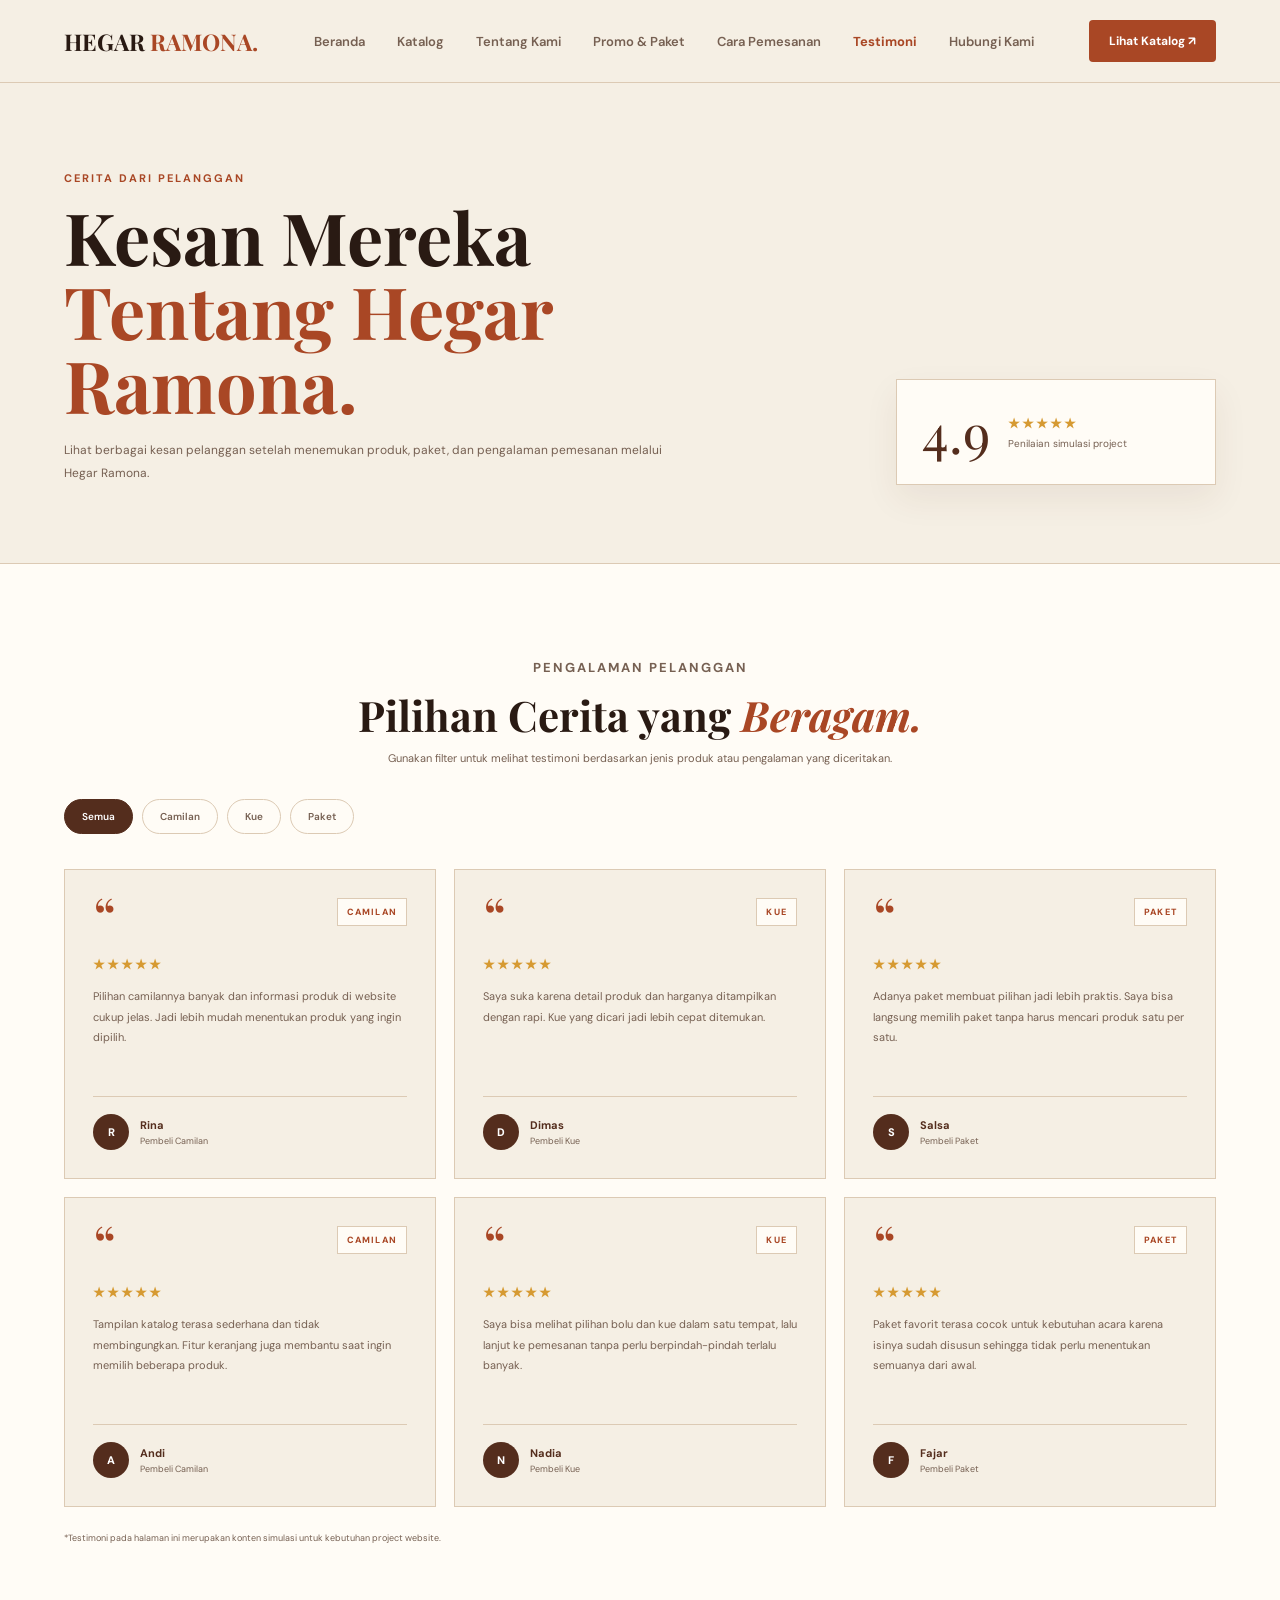
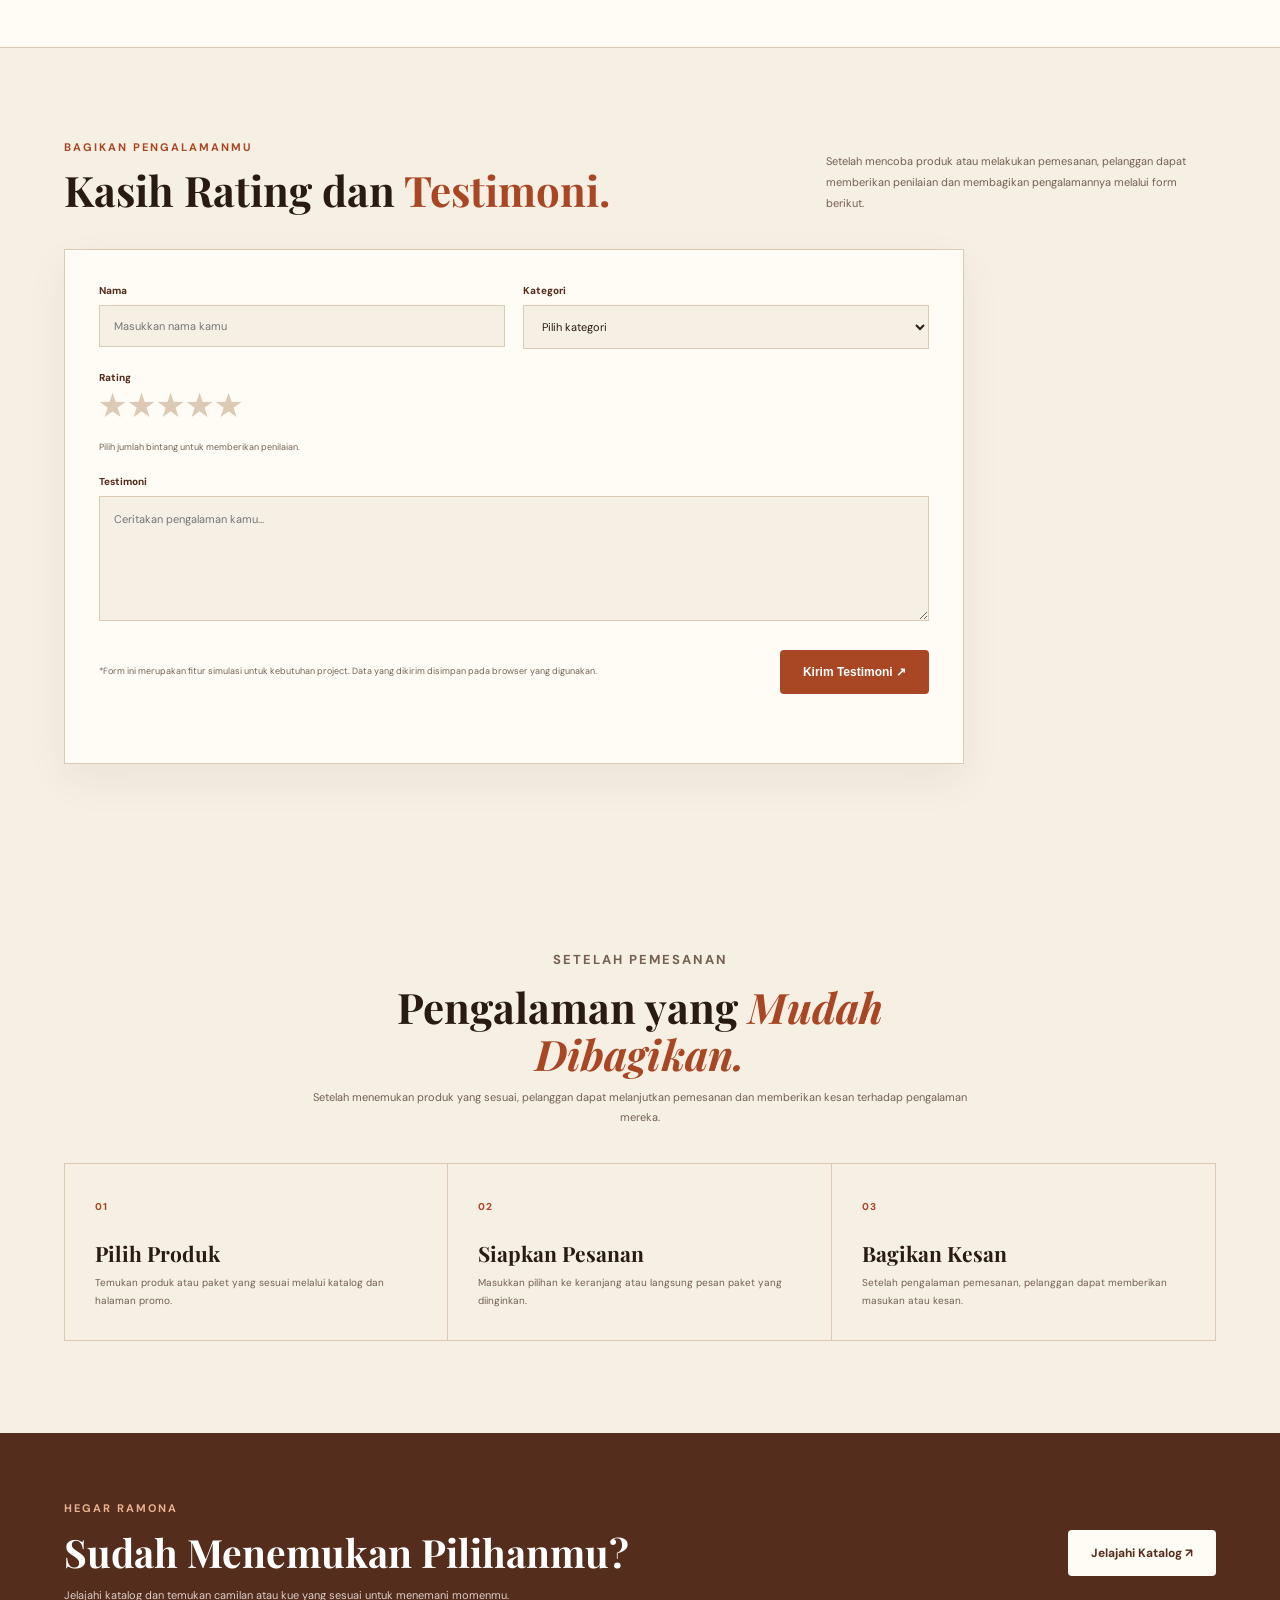
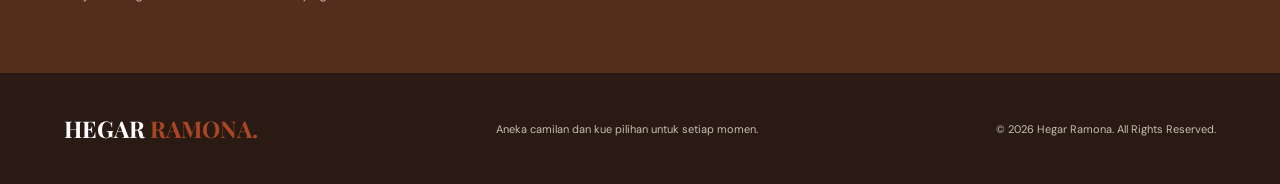
<file: testimoni.html>
<!DOCTYPE html>
<html lang="id">
<head>
    <meta charset="UTF-8">
    <meta name="viewport" content="width=device-width, initial-scale=1.0">

    <title>Testimoni | Hegar Ramona</title>

    <link rel="stylesheet" href="css/rendi_style.css">

    <link rel="preconnect" href="https://fonts.googleapis.com">
    <link rel="preconnect" href="https://fonts.gstatic.com" crossorigin>

    <link href="https://fonts.googleapis.com/css2?family=DM+Sans:wght@400;500;600;700;800&family=Playfair+Display:wght@500;600;700&display=swap" rel="stylesheet">
</head>

<body>

    <!-- NAVBAR -->
    <header class="rendi_header">
        <div class="rendi_container rendi_navbar">

            <a href="index.html" class="rendi_logo">
                HEGAR<span> RAMONA.</span>
            </a>

            <nav class="rendi_menu">
                <a href="index.html">Beranda</a>
                <a href="katalog.html">Katalog</a>
                <a href="tentang.html">Tentang Kami</a>
                <a href="promo.html">Promo &amp; Paket</a>
                <a href="pemesanan.html">Cara Pemesanan</a>
                <a href="testimoni.html" class="rendi_active">Testimoni</a>
                <a href="kontak.html">Hubungi Kami</a>
            </nav>

            <a href="katalog.html" class="rendi_nav_button">
                Lihat Katalog ↗
            </a>

        </div>
    </header>


    <!-- HERO TESTIMONI -->
    <section class="rendi_testimoni_hero">
        <div class="rendi_container rendi_testimoni_hero_inner">

            <div class="rendi_testimoni_hero_copy">
                <p class="rendi_eyebrow">CERITA DARI PELANGGAN</p>

                <h1>
                    Kesan Mereka
                    <span>Tentang Hegar Ramona.</span>
                </h1>

                <p>
                    Lihat berbagai kesan pelanggan setelah menemukan produk,
                    paket, dan pengalaman pemesanan melalui Hegar Ramona.
                </p>
            </div>

            <div class="rendi_testimoni_rating">
                <span class="rendi_testimoni_rating_number">4.9</span>
                <div>
                    <div class="rendi_testimoni_stars">★★★★★</div>
                    <p>Penilaian simulasi project</p>
                </div>
            </div>

        </div>
    </section>


    <!-- FILTER + TESTIMONI -->
    <section class="rendi_testimoni_section">
        <div class="rendi_container">

            <div class="rendi_section_heading rendi_testimoni_heading">
                <p class="rendi_eyebrow">PENGALAMAN PELANGGAN</p>
                <h2>
                    Pilihan Cerita yang
                    <span>Beragam.</span>
                </h2>
                <p>
                    Gunakan filter untuk melihat testimoni berdasarkan jenis
                    produk atau pengalaman yang diceritakan.
                </p>
            </div>

            <div class="rendi_testimoni_filters" role="group" aria-label="Filter testimoni">
                <button type="button" class="rendi_testimoni_filter rendi_testimoni_filter_active" data-filter="semua">Semua</button>
                <button type="button" class="rendi_testimoni_filter" data-filter="camilan">Camilan</button>
                <button type="button" class="rendi_testimoni_filter" data-filter="kue">Kue</button>
                <button type="button" class="rendi_testimoni_filter" data-filter="paket">Paket</button>
            </div>

            <div class="rendi_testimoni_grid" id="rendi_testimoni_grid">

                <article class="rendi_testimoni_card" data-category="camilan">
                    <div class="rendi_testimoni_card_top">
                        <span class="rendi_testimoni_quote">“</span>
                        <span class="rendi_testimoni_category">Camilan</span>
                    </div>
                    <div class="rendi_testimoni_stars">★★★★★</div>
                    <p class="rendi_testimoni_text">
                        Pilihan camilannya banyak dan informasi produk di website
                        cukup jelas. Jadi lebih mudah menentukan produk yang ingin dipilih.
                    </p>
                    <div class="rendi_testimoni_person">
                        <div class="rendi_testimoni_avatar">R</div>
                        <div>
                            <strong>Rina</strong>
                            <span>Pembeli Camilan</span>
                        </div>
                    </div>
                </article>

                <article class="rendi_testimoni_card" data-category="kue">
                    <div class="rendi_testimoni_card_top">
                        <span class="rendi_testimoni_quote">“</span>
                        <span class="rendi_testimoni_category">Kue</span>
                    </div>
                    <div class="rendi_testimoni_stars">★★★★★</div>
                    <p class="rendi_testimoni_text">
                        Saya suka karena detail produk dan harganya ditampilkan
                        dengan rapi. Kue yang dicari jadi lebih cepat ditemukan.
                    </p>
                    <div class="rendi_testimoni_person">
                        <div class="rendi_testimoni_avatar">D</div>
                        <div>
                            <strong>Dimas</strong>
                            <span>Pembeli Kue</span>
                        </div>
                    </div>
                </article>

                <article class="rendi_testimoni_card" data-category="paket">
                    <div class="rendi_testimoni_card_top">
                        <span class="rendi_testimoni_quote">“</span>
                        <span class="rendi_testimoni_category">Paket</span>
                    </div>
                    <div class="rendi_testimoni_stars">★★★★★</div>
                    <p class="rendi_testimoni_text">
                        Adanya paket membuat pilihan jadi lebih praktis. Saya bisa
                        langsung memilih paket tanpa harus mencari produk satu per satu.
                    </p>
                    <div class="rendi_testimoni_person">
                        <div class="rendi_testimoni_avatar">S</div>
                        <div>
                            <strong>Salsa</strong>
                            <span>Pembeli Paket</span>
                        </div>
                    </div>
                </article>

                <article class="rendi_testimoni_card" data-category="camilan">
                    <div class="rendi_testimoni_card_top">
                        <span class="rendi_testimoni_quote">“</span>
                        <span class="rendi_testimoni_category">Camilan</span>
                    </div>
                    <div class="rendi_testimoni_stars">★★★★★</div>
                    <p class="rendi_testimoni_text">
                        Tampilan katalog terasa sederhana dan tidak membingungkan.
                        Fitur keranjang juga membantu saat ingin memilih beberapa produk.
                    </p>
                    <div class="rendi_testimoni_person">
                        <div class="rendi_testimoni_avatar">A</div>
                        <div>
                            <strong>Andi</strong>
                            <span>Pembeli Camilan</span>
                        </div>
                    </div>
                </article>

                <article class="rendi_testimoni_card" data-category="kue">
                    <div class="rendi_testimoni_card_top">
                        <span class="rendi_testimoni_quote">“</span>
                        <span class="rendi_testimoni_category">Kue</span>
                    </div>
                    <div class="rendi_testimoni_stars">★★★★★</div>
                    <p class="rendi_testimoni_text">
                        Saya bisa melihat pilihan bolu dan kue dalam satu tempat,
                        lalu lanjut ke pemesanan tanpa perlu berpindah-pindah terlalu banyak.
                    </p>
                    <div class="rendi_testimoni_person">
                        <div class="rendi_testimoni_avatar">N</div>
                        <div>
                            <strong>Nadia</strong>
                            <span>Pembeli Kue</span>
                        </div>
                    </div>
                </article>

                <article class="rendi_testimoni_card" data-category="paket">
                    <div class="rendi_testimoni_card_top">
                        <span class="rendi_testimoni_quote">“</span>
                        <span class="rendi_testimoni_category">Paket</span>
                    </div>
                    <div class="rendi_testimoni_stars">★★★★★</div>
                    <p class="rendi_testimoni_text">
                        Paket favorit terasa cocok untuk kebutuhan acara karena
                        isinya sudah disusun sehingga tidak perlu menentukan semuanya dari awal.
                    </p>
                    <div class="rendi_testimoni_person">
                        <div class="rendi_testimoni_avatar">F</div>
                        <div>
                            <strong>Fajar</strong>
                            <span>Pembeli Paket</span>
                        </div>
                    </div>
                </article>

            </div>

            <p class="rendi_testimoni_note">
                *Testimoni pada halaman ini merupakan konten simulasi untuk kebutuhan project website.
            </p>

        </div>
    </section>


    <!-- FORM BERIKAN TESTIMONI -->
    <section class="rendi_testimoni_form_section">
        <div class="rendi_container">

            <div class="rendi_testimoni_form_intro">
                <div>
                    <p class="rendi_eyebrow">BAGIKAN PENGALAMANMU</p>
                    <h2>
                        Kasih Rating dan
                        <span>Testimoni.</span>
                    </h2>
                </div>

                <p>
                    Setelah mencoba produk atau melakukan pemesanan, pelanggan
                    dapat memberikan penilaian dan membagikan pengalamannya melalui form berikut.
                </p>
            </div>

            <form class="rendi_testimoni_form" id="rendi_testimoni_form">

                <div class="rendi_testimoni_form_grid">

                    <div class="rendi_testimoni_field">
                        <label for="rendi_testimoni_nama">Nama</label>
                        <input
                            type="text"
                            id="rendi_testimoni_nama"
                            name="nama"
                            placeholder="Masukkan nama kamu"
                            required
                            maxlength="40"
                        >
                    </div>

                    <div class="rendi_testimoni_field">
                        <label for="rendi_testimoni_kategori">Kategori</label>
                        <select id="rendi_testimoni_kategori" name="kategori" required>
                            <option value="" selected disabled>Pilih kategori</option>
                            <option value="camilan">Camilan</option>
                            <option value="kue">Kue</option>
                            <option value="paket">Paket</option>
                        </select>
                    </div>

                </div>

                <div class="rendi_testimoni_field rendi_testimoni_rating_field">
                    <span class="rendi_testimoni_form_label">Rating</span>

                    <div class="rendi_testimoni_star_input" role="radiogroup" aria-label="Pilih rating">
                        <input type="radio" id="rendi_rating_5" name="rating" value="5" required>
                        <label for="rendi_rating_5" title="5 bintang">★</label>

                        <input type="radio" id="rendi_rating_4" name="rating" value="4">
                        <label for="rendi_rating_4" title="4 bintang">★</label>

                        <input type="radio" id="rendi_rating_3" name="rating" value="3">
                        <label for="rendi_rating_3" title="3 bintang">★</label>

                        <input type="radio" id="rendi_rating_2" name="rating" value="2">
                        <label for="rendi_rating_2" title="2 bintang">★</label>

                        <input type="radio" id="rendi_rating_1" name="rating" value="1">
                        <label for="rendi_rating_1" title="1 bintang">★</label>
                    </div>

                    <small id="rendi_testimoni_rating_text">
                        Pilih jumlah bintang untuk memberikan penilaian.
                    </small>
                </div>

                <div class="rendi_testimoni_field">
                    <label for="rendi_testimoni_pesan">Testimoni</label>
                    <textarea
                        id="rendi_testimoni_pesan"
                        name="pesan"
                        rows="5"
                        placeholder="Ceritakan pengalaman kamu..."
                        required
                        maxlength="300"
                    ></textarea>
                </div>

                <div class="rendi_testimoni_form_bottom">
                    <p>
                        *Form ini merupakan fitur simulasi untuk kebutuhan project.
                        Data yang dikirim disimpan pada browser yang digunakan.
                    </p>

                    <button type="submit" class="rendi_button_primary">
                        Kirim Testimoni ↗
                    </button>
                </div>

                <div
                    class="rendi_testimoni_form_message"
                    id="rendi_testimoni_form_message"
                    role="status"
                    aria-live="polite"
                ></div>

            </form>

        </div>
    </section>


    <!-- CARA MEMBERIKAN KESAN -->
    <section class="rendi_testimoni_process">
        <div class="rendi_container">

            <div class="rendi_section_heading">
                <p class="rendi_eyebrow">SETELAH PEMESANAN</p>
                <h2>
                    Pengalaman yang
                    <span>Mudah Dibagikan.</span>
                </h2>
                <p>
                    Setelah menemukan produk yang sesuai, pelanggan dapat
                    melanjutkan pemesanan dan memberikan kesan terhadap pengalaman mereka.
                </p>
            </div>

            <div class="rendi_testimoni_process_grid">
                <article>
                    <span>01</span>
                    <h3>Pilih Produk</h3>
                    <p>Temukan produk atau paket yang sesuai melalui katalog dan halaman promo.</p>
                </article>
                <article>
                    <span>02</span>
                    <h3>Siapkan Pesanan</h3>
                    <p>Masukkan pilihan ke keranjang atau langsung pesan paket yang diinginkan.</p>
                </article>
                <article>
                    <span>03</span>
                    <h3>Bagikan Kesan</h3>
                    <p>Setelah pengalaman pemesanan, pelanggan dapat memberikan masukan atau kesan.</p>
                </article>
            </div>

        </div>
    </section>


    <!-- CTA -->
    <section class="rendi_testimoni_cta">
        <div class="rendi_container rendi_testimoni_cta_inner">
            <div>
                <p class="rendi_eyebrow">HEGAR RAMONA</p>
                <h2>Sudah Menemukan Pilihanmu?</h2>
                <p>
                    Jelajahi katalog dan temukan camilan atau kue yang sesuai
                    untuk menemani momenmu.
                </p>
            </div>

            <a href="katalog.html" class="rendi_button_primary">
                Jelajahi Katalog ↗
            </a>
        </div>
    </section>


    <!-- FOOTER -->
    <footer class="rendi_footer">
        <div class="rendi_container rendi_footer_content">

            <a href="index.html" class="rendi_logo">
                HEGAR<span> RAMONA.</span>
            </a>

            <p>
                Aneka camilan dan kue pilihan untuk setiap momen.
            </p>

            <span>© 2026 Hegar Ramona. All Rights Reserved.</span>

        </div>
    </footer>


    <script src="js/testimoni.js"></script>

</body>
</html>
</file>
<file: css/rendi_style.css>
/* IDENTITAS RENDI ADITYA SAPUTRA */


:root {
    --rendi_cream: #F5EFE4;
    --rendi_white: #FFFCF6;
    --rendi_brown: #542D1D;
    --rendi_dark: #291A13;
    --rendi_terracotta: #a94725;
    --rendi_muted: #766052;
    --rendi_border: #DCCAB4;
    --rendi_mustard: #D69A32;
}

* {
    margin: 0;
    padding: 0;
    box-sizing: border-box;
}

html {
    scroll-behavior: smooth;
}

body {
    font-family: 'DM Sans', sans-serif;
    background: var(--rendi_cream);
    color: var(--rendi_dark);
}

a {
    text-decoration: none;
    color: inherit;
}

.rendi_container {
    width: min(1180px, 90%);
    margin: auto;
}

/* NAVBAR */

.rendi_header {
    background: rgba(249, 246, 240, 0.96);
    border-bottom: 1px solid var(--rendi_border);
    position: sticky;
    top: 0;
    z-index: 100;
}

.rendi_navbar {
    min-height: 82px;
    display: flex;
    align-items: center;
    justify-content: space-between;
    gap: 25px;
}

.rendi_logo {
    font-family: 'Playfair Display', serif;
    font-size: 23px;
    font-weight: 700;
    color: var(--rendi_dark);
    white-space: nowrap;
}

.rendi_logo span {
    color: var(--rendi_terracotta);
}

.rendi_menu {
    display: flex;
    align-items: center;
    gap: 32px;
}

.rendi_menu a {
    font-size: 13px;
    font-weight: 600;
    color: var(--rendi_muted);
    transition: 0.3s;
}

.rendi_menu a:hover,
.rendi_menu .rendi_active {
    color: var(--rendi_brown);
}

.rendi_nav_button {
    padding: 13px 20px;
    background: var(--rendi_brown);
    color: white;
    border-radius: 4px;
    font-size: 12px;
    font-weight: 700;
    transition: 0.3s;
}


/* HERO SECTION */

.rendi_hero {
    padding: 75px 0 90px;
}

.rendi_hero_content {
    display: grid;
    grid-template-columns: 1fr 0.95fr;
    align-items: center;
    gap: 75px;
}

.rendi_eyebrow {
    color: var(--rendi_terracotta);
    font-size: 11px;
    font-weight: 700;
    letter-spacing: 2px;
}

.rendi_hero_text h1 {
    font-family: 'Playfair Display', serif;
    font-size: clamp(44px, 5vw, 65px);
    line-height: 1.15;
    margin: 23px 0;
    font-weight: 600;
}

.rendi_hero_text h1 span {
    display: block;
    color: var(--rendi_terracotta);
    font-style: italic;
}

.rendi_hero_text > p {
    color: var(--rendi_muted);
    line-height: 1.9;
    font-size: 14px;
    max-width: 480px;
}

.rendi_hero_actions {
    display: flex;
    gap: 14px;
    margin-top: 30px;
    flex-wrap: wrap;
}

.rendi_button_primary,
.rendi_button_secondary {
    padding: 15px 23px;
    font-size: 12px;
    font-weight: 700;
    border-radius: 4px;
    transition: 0.3s;
}

.rendi_button_primary {
    background: var(--rendi_brown);
    color: white;
}

.rendi_button_secondary {
    border: 1px solid var(--rendi_border);
    color: var(--rendi_brown);
}

.rendi_button_secondary:hover {
    background: white;
}

.rendi_hero_note {
    margin-top: 40px;
    font-size: 12px;
    color: var(--rendi_muted);
}

.rendi_hero_note span {
    color: var(--rendi_terracotta);
    margin-right: 7px;
}

/* HERO IMAGE */

.rendi_hero_image {
    height: 440px;
    position: relative;
}

.rendi_hero_image img {
    width: 100%;
    height: 100%;
    object-fit: cover;
    border-radius: 170px 170px 5px 5px;
}

.rendi_image_label {
    position: absolute;
    bottom: 25px;
    left: -35px;
    background: #542D1D;
    padding: 20px 25px;
    box-shadow: 0 10px 35px rgba(53, 39, 31, 0.1);
}

.rendi_image_label span {
    font-family: 'Playfair Display', serif;
    font-weight: 700;
    color: var(--rendi_mustard);
    font-size: 14px;
}

.rendi_image_label p {
    color: var(--rendi_cream);
    font-size: 11px;
    margin-top: 5px;
}

/* CATEGORY SECTION */

.rendi_category_intro {
    background: white;
    padding: 90px 0;
}

.rendi_section_heading {
    text-align: center;
    max-width: 580px;
    margin: 0 auto 50px;
}

.rendi_section_heading h2 {
    font-family: 'Playfair Display', serif;
    font-size: 39px;
    margin: 15px 0;
    line-height: 1.3;
}

.rendi_section_heading h2 span {
    color: var(--rendi_terracotta);
    font-style: italic;
}

.rendi_section_heading p {
    color: var(--rendi_muted);
    font-size: 13px;
    line-height: 1.8;
}

.rendi_category_grid {
    display: grid;
    grid-template-columns: repeat(4, 1fr);
    gap: 18px;
}

.rendi_category_card {
    border: 1px solid var(--rendi_border);
    padding: 28px 22px;
    min-height: 205px;
    transition: 0.3s;
}

.rendi_category_card:hover {
    transform: translateY(-6px);
    border-color: var(--rendi_terracotta);
    box-shadow: 0 12px 30px rgba(53, 39, 31, 0.07);
}

.rendi_category_card span {
    font-size: 12px;
    color: var(--rendi_terracotta);
    font-weight: 700;
}

.rendi_category_card h3 {
    font-family: 'Playfair Display', serif;
    font-size: 21px;
    margin: 25px 0 10px;
}

.rendi_category_card p {
    color: var(--rendi_muted);
    font-size: 12px;
    line-height: 1.7;
    min-height: 42px;
}

.rendi_category_card b {
    display: inline-block;
    color: var(--rendi_brown);
    font-size: 11px;
    margin-top: 15px;
}

/* FOOTER */

.rendi_footer {
    background: var(--rendi_dark);
    color: white;
    padding: 40px 0;
}

.rendi_footer_content {
    display: flex;
    align-items: center;
    justify-content: space-between;
    gap: 20px;
    flex-wrap: wrap;
}

.rendi_footer .rendi_logo {
    color: white;
}

.rendi_footer p,
.rendi_footer_content > span {
    font-size: 11px;
    color: #C8BDB3;
}

/* RESPONSIVE */

@media (max-width: 900px) {

    .rendi_navbar {
        flex-wrap: wrap;
        padding: 18px 0;
    }

    .rendi_menu {
        gap: 18px;
    }

    .rendi_hero_content {
        gap: 40px;
    }

    .rendi_category_grid {
        grid-template-columns: repeat(2, 1fr);
    }

}

@media (max-width: 650px) {

    .rendi_navbar {
        justify-content: center;
    }

    .rendi_menu {
        width: 100%;
        justify-content: center;
        flex-wrap: wrap;
        gap: 15px;
    }

    .rendi_nav_button {
        display: none;
    }

    .rendi_hero {
        padding: 55px 0;
    }

    .rendi_hero_content {
        grid-template-columns: 1fr;
    }

    .rendi_hero_text h1 {
        font-size: 43px;
    }

    .rendi_hero_image {
        height: 350px;
        margin: 0 10px;
    }

    .rendi_image_label {
        left: -10px;
    }

    .rendi_category_intro {
        padding: 65px 0;
    }

    .rendi_section_heading h2 {
        font-size: 30px;
    }

    .rendi_category_grid {
        grid-template-columns: 1fr;
    }

    .rendi_footer_content {
        flex-direction: column;
        text-align: center;
    }

}

/* PENYESUAIAN KARAKTER HEGAR RAMONA */

.rendi_header {
    background: var(--rendi_cream);
}

.rendi_nav_button,
.rendi_button_primary {
    background: #A94725;
}

.rendi_nav_button:hover,
.rendi_button_primary:hover {
    background: #542D1D;
}

.rendi_eyebrow {
    color: #A94725;
}

.rendi_hero_image img {
    border-radius: 8px;
}

.rendi_category_card:hover {
    background: #F5EFE4;
}

.rendi_footer {
    background: var(--rendi_dark);
}


/* ==============================
   KATALOG PRODUK
============================== */

.rendi_menu .rendi_active {
    color: var(--rendi_terracotta);
    font-weight: 700;
}

.rendi_catalog_hero {
    background: var(--rendi_brown);
    color: var(--rendi_white);
    padding: 85px 0;
}

.rendi_catalog_heading {
    max-width: 750px;
    margin: auto;
    text-align: center;
}

.rendi_catalog_heading .rendi_eyebrow {
    color: var(--rendi_mustard);
}

.rendi_catalog_heading h1 {
    font-family: "Playfair Display", serif;
    font-size: clamp(38px, 5vw, 60px);
    line-height: 1.2;
    margin: 20px 0;
}

.rendi_catalog_heading h1 span {
    color: var(--rendi_mustard);
}

.rendi_catalog_heading p:last-child {
    color: #E8D8C8;
    line-height: 1.8;
    max-width: 560px;
    margin: auto;
}

.rendi_catalog_section {
    padding: 75px 0;
    background: var(--rendi_white);
}

.rendi_catalog_top {
    display: flex;
    justify-content: space-between;
    align-items: end;
    gap: 20px;
    margin-bottom: 30px;
}

.rendi_catalog_top h2 {
    font-family: "Playfair Display", serif;
    font-size: 34px;
    color: var(--rendi_brown);
    margin-top: 8px;
}

.rendi_catalog_note {
    color: var(--rendi_muted);
    font-size: 14px;
}

.rendi_catalog_filter {
    display: flex;
    flex-wrap: wrap;
    gap: 10px;
    margin-bottom: 25px;
}

.rendi_filter_button {
    border: 1px solid var(--rendi_border);
    background: transparent;
    color: var(--rendi_brown);
    padding: 11px 18px;
    border-radius: 4px;
    cursor: pointer;
    font-family: inherit;
    font-weight: 600;
    transition: 0.2s;
}

.rendi_filter_button:hover,
.rendi_filter_active {
    background: var(--rendi_terracotta);
    border-color: var(--rendi_terracotta);
    color: white;
}

.rendi_catalog_tools {
    display: flex;
    gap: 15px;
    margin-bottom: 35px;
}

.rendi_catalog_tools input,
.rendi_catalog_tools select {
    padding: 13px 15px;
    border: 1px solid var(--rendi_border);
    border-radius: 4px;
    background: white;
    color: var(--rendi_brown);
    font-family: inherit;
    font-size: 14px;
}

.rendi_catalog_tools input {
    flex: 1;
    min-width: 0;
}

.rendi_catalog_tools select {
    width: 210px;
}

.rendi_product_grid {
    display: grid;
    grid-template-columns: repeat(4, minmax(0, 1fr));
    gap: 22px;
}

.rendi_empty_product {
    display: none;
    text-align: center;
    padding: 50px 15px;
    color: var(--rendi_muted);
}

@media (max-width: 900px) {
    .rendi_product_grid {
        grid-template-columns: repeat(2, minmax(0, 1fr));
    }
}

@media (max-width: 600px) {
    .rendi_catalog_hero {
        padding: 65px 0;
    }

    .rendi_catalog_section {
        padding: 55px 0;
    }

    .rendi_catalog_top {
        align-items: start;
        flex-direction: column;
    }

    .rendi_catalog_tools {
        flex-direction: column;
    }

    .rendi_catalog_tools select {
        width: 100%;
    }

    .rendi_product_grid {
        grid-template-columns: repeat(2, minmax(0, 1fr));
        gap: 12px;
    }

    .rendi_filter_button {
        font-size: 12px;
        padding: 9px 12px;
    }
}

/* PENYESUAIAN RESPONSIVE KATALOG */

@media (max-width: 650px) {

    .rendi_catalog_heading h1 {
        font-size: 38px;
    }

    .rendi_catalog_heading p:last-child {
        font-size: 13px;
    }

    .rendi_catalog_filter {
        gap: 8px;
    }

    .rendi_filter_button {
        flex: 1 1 auto;
        text-align: center;
    }

    .rendi_catalog_top h2 {
        font-size: 29px;
    }

}

/* ==============================
   KARTU PRODUK
============================== */

.rendi_product_card {
    background: var(--rendi_white);
    border: 1px solid var(--rendi_border);
    overflow: hidden;
    transition: 0.3s;
}

.rendi_product_card:hover {
    transform: translateY(-5px);
    box-shadow: 0 12px 30px rgba(53, 39, 31, 0.10);
    border-color: var(--rendi_terracotta);
}

.rendi_product_image {
    height: 210px;
    background: var(--rendi_cream);
    overflow: hidden;
    position: relative;
}

.rendi_product_image img {
    width: 100%;
    height: 100%;
    object-fit: cover;
    transition: 0.4s;
}

.rendi_product_card:hover .rendi_product_image img {
    transform: scale(1.05);
}

.rendi_product_status {
    position: absolute;
    top: 13px;
    left: 13px;
    padding: 7px 11px;
    background: var(--rendi_brown);
    color: white;
    font-size: 10px;
    font-weight: 700;
    letter-spacing: 0.5px;
}

.rendi_product_status.rendi_preorder {
    background: var(--rendi_mustard);
    color: var(--rendi_dark);
}

.rendi_product_status.rendi_habis {
    background: #777;
}

.rendi_product_info {
    padding: 18px;
}

.rendi_product_category {
    color: var(--rendi_terracotta);
    font-size: 10px;
    font-weight: 700;
    letter-spacing: 1px;
    text-transform: uppercase;
}

.rendi_product_info h3 {
    font-family: "Playfair Display", serif;
    color: var(--rendi_brown);
    font-size: 19px;
    margin: 9px 0;
}

.rendi_product_description {
    color: var(--rendi_muted);
    font-size: 12px;
    line-height: 1.7;
    min-height: 40px;
}

.rendi_product_button {
    display: block;
    margin-top: 18px;
    padding: 12px;
    background: var(--rendi_brown);
    color: white;
    text-align: center;
    font-size: 11px;
    font-weight: 700;
    transition: 0.3s;
}

.rendi_product_button:hover {
    background: var(--rendi_terracotta);
}

@media (max-width: 600px) {
    .rendi_product_image {
        height: 150px;
    }

    .rendi_product_info {
        padding: 13px;
    }

    .rendi_product_info h3 {
        font-size: 16px;
    }

    .rendi_product_button {
        font-size: 10px;
        padding: 10px;
    }
}

/* ==============================
   DETAIL PRODUK
============================== */

.rendi_detail_section {
    padding: 65px 0 90px;
    min-height: 600px;
    background: var(--rendi_white);
}

.rendi_back_link {
    display: inline-block;
    color: var(--rendi_muted);
    font-size: 13px;
    font-weight: 600;
    margin-bottom: 35px;
    transition: 0.3s;
}

.rendi_back_link:hover {
    color: var(--rendi_terracotta);
}

.rendi_detail_grid {
    display: grid;
    grid-template-columns: 1fr 1fr;
    align-items: center;
    gap: 65px;
}

.rendi_detail_image {
    height: 480px;
    background: var(--rendi_cream);
    overflow: hidden;
}

.rendi_detail_image img {
    width: 100%;
    height: 100%;
    object-fit: cover;
}

.rendi_detail_info h1 {
    font-family: "Playfair Display", serif;
    font-size: clamp(35px, 4vw, 48px);
    color: var(--rendi_brown);
    line-height: 1.2;
    margin: 15px 0 20px;
}

.rendi_detail_status {
    display: inline-block;
    background: var(--rendi_brown);
    color: white;
    padding: 8px 13px;
    font-size: 11px;
    font-weight: 700;
    border-radius: 3px;
}

.rendi_detail_status.rendi_preorder {
    background: var(--rendi_mustard);
    color: var(--rendi_dark);
}

.rendi_detail_status.rendi_habis {
    background: #777;
}

.rendi_detail_description {
    color: var(--rendi_muted);
    font-size: 14px;
    line-height: 1.9;
    margin: 25px 0;
}

.rendi_detail_note {
    background: var(--rendi_cream);
    border-left: 4px solid var(--rendi_terracotta);
    padding: 20px;
    margin-bottom: 25px;
}

.rendi_detail_note strong {
    color: var(--rendi_brown);
    font-size: 13px;
}

.rendi_detail_note p {
    color: var(--rendi_muted);
    font-size: 12px;
    line-height: 1.8;
    margin-top: 8px;
}

.rendi_detail_button {
    display: inline-block;
}

.rendi_detail_back {
    display: block;
    color: var(--rendi_terracotta);
    font-size: 12px;
    font-weight: 700;
    margin-top: 20px;
}

.rendi_detail_not_found {
    display: none;
    text-align: center;
    padding: 80px 20px;
}

.rendi_detail_not_found h2 {
    font-family: "Playfair Display", serif;
    color: var(--rendi_brown);
    margin-bottom: 12px;
}

.rendi_detail_not_found p {
    color: var(--rendi_muted);
    margin-bottom: 25px;
}

@media (max-width: 650px) {

    .rendi_detail_section {
        padding: 45px 0 65px;
    }

    .rendi_detail_grid {
        grid-template-columns: 1fr;
        gap: 30px;
    }

    .rendi_detail_image {
        height: 330px;
    }

    .rendi_detail_info h1 {
        font-size: 35px;
    }

}

@media (max-width: 700px) {
    .rendi_detail_specs {
        grid-template-columns: 1fr;
    }

    .rendi_detail_specs div + div {
        border-left: 0;
        border-top: 1px solid var(--rendi_border);
        padding-left: 0;
    }

    .rendi_detail_buy_top {
        align-items: flex-start;
        flex-direction: column;
    }

    .rendi_detail_buy_actions {
        grid-template-columns: 1fr;
    }

    .rendi_detail_cart_link {
        width: 100%;
        box-sizing: border-box;
    }

    .rendi_detail_bottom {
        align-items: flex-start;
        flex-direction: column;
        margin-top: 40px;
    }
}

/* ============================== */
/* DETAIL PRODUK - V2 */
/* ============================== */
.rendi_detail_visual {
    min-width: 0;
}

.rendi_detail_image {
    position: relative;
    height: 480px;
    background: var(--rendi_cream);
    overflow: hidden;
    border: 1px solid var(--rendi_border);
}

.rendi_detail_image img {
    width: 100%;
    height: 100%;
    object-fit: cover;
    transition: transform 0.5s ease;
}

.rendi_detail_image:hover img {
    transform: scale(1.03);
}

.rendi_detail_image_caption {
    display: flex;
    justify-content: space-between;
    gap: 15px;
    padding: 13px 2px 0;
}

.rendi_detail_image_caption span,
.rendi_detail_image_caption strong {
    font-size: 10px;
}

.rendi_detail_image_caption span {
    color: var(--rendi_muted);
    text-transform: uppercase;
    letter-spacing: 0.1em;
    font-weight: 800;
}

.rendi_detail_image_caption strong {
    color: var(--rendi_brown);
}

.rendi_detail_meta_row {
    display: flex;
    align-items: center;
    gap: 12px;
    flex-wrap: wrap;
}

.rendi_detail_id {
    color: var(--rendi_muted);
    font-size: 10px;
    font-weight: 700;
}

.rendi_detail_description_block {
    margin-top: 28px;
}

.rendi_detail_section_label {
    display: block;
    color: var(--rendi_brown);
    font-size: 10px;
    font-weight: 800;
    letter-spacing: 0.1em;
    text-transform: uppercase;
    margin-bottom: 9px;
}

.rendi_detail_specs {
    display: grid;
    grid-template-columns: repeat(3, 1fr);
    border-top: 1px solid var(--rendi_border);
    border-bottom: 1px solid var(--rendi_border);
    margin: 24px 0;
}

.rendi_detail_specs div {
    padding: 14px 12px 14px 0;
}

.rendi_detail_specs div + div {
    border-left: 1px solid var(--rendi_border);
    padding-left: 14px;
}

.rendi_detail_specs span {
    display: block;
    color: var(--rendi_muted);
    font-size: 9px;
    margin-bottom: 5px;
}

.rendi_detail_specs strong {
    color: var(--rendi_brown);
    font-size: 11px;
    line-height: 1.4;
}

.rendi_detail_buy_box {
    padding: 18px;
    background: var(--rendi_cream);
    border: 1px solid var(--rendi_border);
}

.rendi_detail_buy_top {
    display: flex;
    align-items: center;
    justify-content: space-between;
    gap: 20px;
    margin-bottom: 15px;
}

.rendi_detail_buy_top > span {
    color: var(--rendi_brown);
    font-size: 11px;
    font-weight: 800;
}

.rendi_detail_quantity {
    display: grid;
    grid-template-columns: 36px 55px 36px;
    height: 38px;
    border: 1px solid var(--rendi_border);
    background: var(--rendi_white);
}

.rendi_detail_quantity button {
    border: 0;
    background: var(--rendi_white);
    color: var(--rendi_brown);
    cursor: pointer;
    font-size: 18px;
}

.rendi_detail_quantity button:hover {
    background: var(--rendi_brown);
    color: white;
}

.rendi_detail_quantity input {
    width: 100%;
    border: 0;
    border-left: 1px solid var(--rendi_border);
    border-right: 1px solid var(--rendi_border);
    outline: 0;
    text-align: center;
    color: var(--rendi_brown);
    font-weight: 800;
    font-family: inherit;
}

.rendi_detail_quantity input::-webkit-inner-spin-button,
.rendi_detail_quantity input::-webkit-outer-spin-button {
    -webkit-appearance: none;
    margin: 0;
}

.rendi_detail_buy_actions {
    display: grid;
    grid-template-columns: 1fr auto;
    gap: 10px;
    align-items: center;
}

.rendi_detail_buy_actions .rendi_button_primary {
    border: 0;
    cursor: pointer;
    font: inherit;
    text-align: center;
}

.rendi_detail_cart_link {
    min-height: 45px;
    display: inline-flex;
    align-items: center;
    justify-content: center;
    gap: 7px;
    padding: 0 14px;
    border: 1px solid var(--rendi_border);
    background: var(--rendi_white);
    color: var(--rendi_brown);
    font-size: 10px;
    font-weight: 800;
    text-decoration: none;
}

.rendi_detail_cart_link:hover {
    border-color: var(--rendi_brown);
    background: var(--rendi_brown);
    color: white;
}

.rendi_detail_cart_link span {
    min-width: 20px;
    height: 20px;
    display: inline-flex;
    align-items: center;
    justify-content: center;
    border-radius: 50%;
    background: var(--rendi_terracotta);
    color: white;
    font-size: 9px;
}

.rendi_detail_cart_notice {
    min-height: 0;
    margin-top: 0;
    padding: 0;
    color: #356b4d;
    font-size: 10px;
    font-weight: 700;
    opacity: 0;
    transform: translateY(-4px);
    transition: 0.25s ease;
}

.rendi_detail_cart_notice_show {
    margin-top: 12px;
    padding: 10px 12px;
    background: #eef7f0;
    border: 1px solid #d5e9d9;
    opacity: 1;
    transform: translateY(0);
}

.rendi_detail_unavailable {
    padding: 15px 16px;
    background: #f1efed;
    border: 1px solid var(--rendi_border);
    color: var(--rendi_muted);
    font-size: 11px;
    line-height: 1.7;
}

.rendi_detail_bottom {
    display: flex;
    justify-content: space-between;
    align-items: center;
    gap: 30px;
    margin-top: 55px;
    padding-top: 25px;
    border-top: 1px solid var(--rendi_border);
}

.rendi_detail_bottom p {
    max-width: 680px;
    margin: 0;
    color: var(--rendi_muted);
    font-size: 11px;
    line-height: 1.8;
}

/* ============================= */
/* HALAMAN PEMESANAN */
/* ============================= */

.rendi_order_hero {
    background: var(--rendi_cream);
    padding: 75px 0 65px;
    text-align: center;
}

.rendi_order_hero h1 {
    font-family: "Playfair Display", serif;
    color: var(--rendi_brown);
    font-size: clamp(32px, 5vw, 48px);
    margin: 15px 0;
}

.rendi_order_hero h1 span {
    color: var(--rendi_terracotta);
}

.rendi_order_hero > .rendi_container > p:last-child {
    color: var(--rendi_muted);
    font-size: 14px;
    line-height: 1.8;
    max-width: 550px;
    margin: 0 auto;
}

.rendi_order_section {
    padding: 80px 0;
    background: var(--rendi_white);
}

.rendi_order_layout {
    display: grid;
    grid-template-columns: 0.9fr 1.1fr;
    gap: 65px;
    align-items: start;
}

.rendi_order_information {
    padding-top: 15px;
}

.rendi_order_information h2 {
    font-family: "Playfair Display", serif;
    color: var(--rendi_brown);
    font-size: 32px;
    line-height: 1.35;
    margin: 18px 0;
}

.rendi_order_information > p:not(.rendi_eyebrow) {
    color: var(--rendi_muted);
    font-size: 14px;
    line-height: 1.9;
}

.rendi_order_note {
    background: var(--rendi_cream);
    border-left: 4px solid var(--rendi_terracotta);
    padding: 20px;
    margin-top: 30px;
}

.rendi_order_note strong {
    color: var(--rendi_brown);
    font-size: 14px;
}

.rendi_order_note p {
    color: var(--rendi_muted);
    font-size: 13px;
    line-height: 1.8;
    margin-top: 8px;
}

.rendi_order_back {
    display: inline-block;
    margin-top: 30px;
    color: var(--rendi_terracotta);
    font-size: 13px;
    font-weight: 700;
}

.rendi_order_form_box {
    background: var(--rendi_white);
    border: 1px solid var(--rendi_border);
    padding: 35px;
    box-shadow: 0 12px 35px rgba(53, 39, 31, 0.06);
}

.rendi_order_form_box h2 {
    font-family: "Playfair Display", serif;
    color: var(--rendi_brown);
    font-size: 27px;
}

.rendi_order_subtitle {
    color: var(--rendi_muted);
    font-size: 13px;
    margin: 10px 0 28px;
}

.rendi_form_group {
    margin-bottom: 20px;
}

.rendi_form_group label {
    display: block;
    color: var(--rendi_brown);
    font-size: 13px;
    font-weight: 700;
    margin-bottom: 9px;
}

.rendi_form_group input,
.rendi_form_group textarea {
    width: 100%;
    padding: 14px 15px;
    border: 1px solid var(--rendi_border);
    background: var(--rendi_white);
    color: var(--rendi_dark);
    font-family: "DM Sans", sans-serif;
    font-size: 13px;
    outline: none;
    transition: 0.3s;
}

.rendi_form_group input:focus,
.rendi_form_group textarea:focus {
    border-color: var(--rendi_terracotta);
    box-shadow: 0 0 0 3px rgba(169, 71, 37, 0.08);
}

.rendi_form_group textarea {
    resize: vertical;
}

.rendi_order_submit {
    width: 100%;
    padding: 15px;
    border: none;
    background: var(--rendi_brown);
    color: white;
    font-family: "DM Sans", sans-serif;
    font-size: 13px;
    font-weight: 700;
    cursor: pointer;
    transition: 0.3s;
}

.rendi_order_submit:hover {
    background: var(--rendi_terracotta);
}

.rendi_order_disclaimer {
    color: var(--rendi_muted);
    font-size: 11px;
    line-height: 1.7;
    text-align: center;
    margin-top: 16px;
}

@media (max-width: 768px) {
    .rendi_order_layout {
        grid-template-columns: 1fr;
        gap: 40px;
    }

    .rendi_order_section {
        padding: 55px 0;
    }

    .rendi_order_information h2 {
        font-size: 27px;
    }

    .rendi_order_form_box {
        padding: 25px 20px;
    }
}

/* ============================== */
/* HALAMAN TENTANG KAMI */
/* ============================== */

.rendi_about_hero {
    background: var(--rendi_cream);
    padding: 85px 0;
    text-align: center;
}

.rendi_about_hero h1 {
    font-family: "Playfair Display", serif;
    color: var(--rendi_brown);
    font-size: clamp(35px, 5vw, 54px);
    line-height: 1.2;
    margin: 17px 0;
}

.rendi_about_hero h1 span,
.rendi_about_text h2 span,
.rendi_about_heading h2 span,
.rendi_about_cta h2 span {
    color: var(--rendi_terracotta);
}

.rendi_about_hero > .rendi_container > p:last-child {
    max-width: 570px;
    margin: 0 auto;
    color: var(--rendi_muted);
    font-size: 14px;
    line-height: 1.9;
}


/* CERITA USAHA */

.rendi_about_story {
    padding: 90px 0;
    background: var(--rendi_white);
}

.rendi_about_grid {
    display: grid;
    grid-template-columns: 1fr 1fr;
    gap: 65px;
    align-items: center;
}

.rendi_about_image {
    height: 490px;
    position: relative;
    overflow: hidden;
}

.rendi_about_image img {
    width: 100%;
    height: 100%;
    object-fit: cover;
}

.rendi_about_image_label {
    position: absolute;
    bottom: 22px;
    left: 22px;
    right: 22px;
    padding: 22px;
    background: rgba(41, 26, 19, 0.88);
    color: white;
}

.rendi_about_image_label span {
    display: block;
    color: #E8B65F;
    font-size: 10px;
    font-weight: 700;
    letter-spacing: 2px;
    margin-bottom: 8px;
}

.rendi_about_image_label strong {
    font-family: "Playfair Display", serif;
    font-size: 21px;
}

.rendi_about_text h2 {
    font-family: "Playfair Display", serif;
    color: var(--rendi_brown);
    font-size: 36px;
    line-height: 1.3;
    margin: 18px 0;
}

.rendi_about_text > p:not(.rendi_eyebrow) {
    color: var(--rendi_muted);
    font-size: 13px;
    line-height: 1.9;
    margin-bottom: 15px;
}

.rendi_about_text .rendi_button_primary {
    display: inline-block;
    margin-top: 15px;
}


/* NILAI DAN KEUNGGULAN */

.rendi_about_values {
    padding: 85px 0;
    background: var(--rendi_cream);
}

.rendi_about_heading {
    max-width: 650px;
    margin: 0 auto 45px;
    text-align: center;
}

.rendi_about_heading h2 {
    font-family: "Playfair Display", serif;
    color: var(--rendi_brown);
    font-size: 34px;
    line-height: 1.35;
    margin: 16px 0;
}

.rendi_about_heading > p:last-child {
    color: var(--rendi_muted);
    font-size: 13px;
    line-height: 1.8;
}

.rendi_values_grid {
    display: grid;
    grid-template-columns: repeat(3, 1fr);
    gap: 22px;
}

.rendi_value_card {
    background: var(--rendi_white);
    border: 1px solid var(--rendi_border);
    padding: 30px;
    transition: 0.3s;
}

.rendi_value_card:hover {
    transform: translateY(-5px);
    border-color: var(--rendi_terracotta);
    box-shadow: 0 12px 25px rgba(53, 39, 31, 0.08);
}

.rendi_value_card > span {
    display: inline-block;
    color: var(--rendi_terracotta);
    font-size: 13px;
    font-weight: 800;
    letter-spacing: 1px;
    margin-bottom: 25px;
}

.rendi_value_card h3 {
    font-family: "Playfair Display", serif;
    color: var(--rendi_brown);
    font-size: 21px;
    margin-bottom: 12px;
}

.rendi_value_card p {
    color: var(--rendi_muted);
    font-size: 13px;
    line-height: 1.8;
}


/* AJAKAN MELIHAT KATALOG */

.rendi_about_cta {
    background: var(--rendi_dark);
    padding: 80px 0;
    text-align: center;
}

.rendi_about_cta .rendi_eyebrow {
    color: #E8B65F;
}

.rendi_about_cta h2 {
    font-family: "Playfair Display", serif;
    color: var(--rendi_white);
    font-size: 36px;
    line-height: 1.35;
    margin: 16px 0;
}

.rendi_about_cta > .rendi_container > p:not(.rendi_eyebrow) {
    max-width: 530px;
    margin: 0 auto 25px;
    color: #D6C5B5;
    font-size: 13px;
    line-height: 1.8;
}


/* RESPONSIVE */

@media (max-width: 768px) {
    .rendi_about_hero {
        padding: 65px 0;
    }

    .rendi_about_story {
        padding: 60px 0;
    }

    .rendi_about_grid {
        grid-template-columns: 1fr;
        gap: 35px;
    }

    .rendi_about_image {
        height: 350px;
    }

    .rendi_about_text h2 {
        font-size: 29px;
    }

    .rendi_values_grid {
        grid-template-columns: 1fr;
    }

    .rendi_about_heading h2,
    .rendi_about_cta h2 {
        font-size: 29px;
    }

    .rendi_about_values,
    .rendi_about_cta {
        padding: 60px 0;
    }
}

/* ============================== */
/* HALAMAN KONTAK */
/* ============================== */

.rendi_contact_hero {
    background: var(--rendi_cream);
    padding: 85px 0;
    text-align: center;
}

.rendi_contact_hero h1 {
    font-family: "Playfair Display", serif;
    color: var(--rendi_brown);
    font-size: clamp(34px, 5vw, 50px);
    line-height: 1.25;
    margin: 15px 0;
}

.rendi_contact_hero h1 span {
    color: var(--rendi_terracotta);
}

.rendi_contact_hero > .rendi_container > p:last-child {
    max-width: 570px;
    margin: 0 auto;
    color: var(--rendi_muted);
    font-size: 14px;
    line-height: 1.9;
}

.rendi_contact_section {
    padding: 85px 0;
    background: var(--rendi_white);
}

.rendi_contact_heading {
    max-width: 650px;
    margin: 0 auto 45px;
    text-align: center;
}

.rendi_contact_heading h2 {
    font-family: "Playfair Display", serif;
    color: var(--rendi_brown);
    font-size: clamp(28px, 4vw, 38px);
    margin: 14px 0;
}

.rendi_contact_heading h2 span {
    color: var(--rendi_terracotta);
}

.rendi_contact_heading > p:last-child {
    color: var(--rendi_muted);
    font-size: 13px;
    line-height: 1.8;
}

.rendi_contact_grid {
    display: grid;
    grid-template-columns: repeat(3, 1fr);
    gap: 22px;
}

.rendi_contact_card {
    padding: 30px 25px;
    background: var(--rendi_white);
    border: 1px solid var(--rendi_border);
    transition: 0.3s;
}

.rendi_contact_card:hover {
    transform: translateY(-6px);
    border-color: var(--rendi_terracotta);
    box-shadow: 0 12px 30px rgba(53, 39, 31, 0.08);
}

.rendi_contact_icon {
    width: 48px;
    height: 48px;
    display: flex;
    align-items: center;
    justify-content: center;
    background: var(--rendi_cream);
    color: var(--rendi_terracotta);
    font-size: 13px;
    font-weight: 800;
    margin-bottom: 25px;
}

.rendi_contact_label {
    display: block;
    color: var(--rendi_terracotta);
    font-size: 10px;
    font-weight: 800;
    letter-spacing: 1.2px;
}

.rendi_contact_card h3 {
    font-family: "Playfair Display", serif;
    color: var(--rendi_brown);
    font-size: 22px;
    margin: 10px 0;
}

.rendi_contact_card p {
    min-height: 75px;
    color: var(--rendi_muted);
    font-size: 12px;
    line-height: 1.9;
}

.rendi_contact_link {
    display: inline-block;
    margin-top: 20px;
    color: var(--rendi_terracotta);
    font-size: 12px;
    font-weight: 800;
}

.rendi_contact_link:hover {
    color: var(--rendi_brown);
}

.rendi_contact_text {
    display: inline-block;
    margin-top: 20px;
    color: var(--rendi_brown);
    font-size: 12px;
    font-weight: 700;
}

.rendi_contact_cta {
    padding: 65px 0;
    background: var(--rendi_brown);
}

.rendi_contact_cta_content {
    display: flex;
    justify-content: space-between;
    align-items: center;
    gap: 35px;
}

.rendi_contact_cta .rendi_eyebrow {
    color: var(--rendi_mustard);
}

.rendi_contact_cta h2 {
    font-family: "Playfair Display", serif;
    color: var(--rendi_white);
    font-size: clamp(27px, 4vw, 38px);
    line-height: 1.35;
    margin: 12px 0;
}

.rendi_contact_cta h2 span {
    color: var(--rendi_mustard);
}

.rendi_contact_cta_content > div > p:last-child {
    color: #E0D3C5;
    font-size: 13px;
    line-height: 1.8;
    max-width: 520px;
}

.rendi_contact_cta_button {
    display: inline-block;
    flex-shrink: 0;
    padding: 15px 23px;
    background: var(--rendi_mustard);
    color: var(--rendi_dark);
    font-size: 12px;
    font-weight: 800;
    transition: 0.3s;
}

.rendi_contact_cta_button:hover {
    background: var(--rendi_white);
}


/* RESPONSIVE KONTAK */

@media (max-width: 768px) {
    .rendi_contact_hero {
        padding: 65px 0;
    }

    .rendi_contact_section {
        padding: 60px 0;
    }

    .rendi_contact_grid {
        grid-template-columns: 1fr;
    }

    .rendi_contact_card p {
        min-height: auto;
    }

    .rendi_contact_cta_content {
        flex-direction: column;
        align-items: flex-start;
    }
}

/* ============================== */
/* HALAMAN GALERI */
/* ============================== */

.rendi_gallery_hero {
    background: var(--rendi_cream);
    padding: 85px 0;
    text-align: center;
}

.rendi_gallery_hero h1 {
    font-family: "Playfair Display", serif;
    color: var(--rendi_brown);
    font-size: clamp(34px, 5vw, 50px);
    line-height: 1.25;
    margin: 15px 0;
}

.rendi_gallery_hero h1 span {
    color: var(--rendi_terracotta);
}

.rendi_gallery_hero > .rendi_container > p:last-child {
    max-width: 570px;
    margin: 0 auto;
    color: var(--rendi_muted);
    font-size: 14px;
    line-height: 1.9;
}

.rendi_gallery_section {
    padding: 85px 0;
    background: var(--rendi_white);
}

.rendi_gallery_heading {
    display: flex;
    justify-content: space-between;
    align-items: end;
    gap: 30px;
    margin-bottom: 35px;
}

.rendi_gallery_heading h2 {
    font-family: "Playfair Display", serif;
    color: var(--rendi_brown);
    font-size: 36px;
    margin-top: 12px;
}

.rendi_gallery_heading h2 span {
    color: var(--rendi_terracotta);
}

.rendi_gallery_heading > p {
    max-width: 360px;
    color: var(--rendi_muted);
    font-size: 13px;
    line-height: 1.8;
}

.rendi_gallery_filter {
    display: flex;
    flex-wrap: wrap;
    gap: 10px;
    margin-bottom: 30px;
}

.rendi_gallery_filter button {
    padding: 11px 17px;
    border: 1px solid var(--rendi_border);
    background: var(--rendi_white);
    color: var(--rendi_brown);
    font-family: "DM Sans", sans-serif;
    font-size: 11px;
    font-weight: 700;
    cursor: pointer;
    transition: 0.3s;
}

.rendi_gallery_filter button:hover,
.rendi_gallery_filter button.rendi_gallery_filter_active {
    background: var(--rendi_brown);
    border-color: var(--rendi_brown);
    color: white;
}

.rendi_gallery_grid {
    display: grid;
    grid-template-columns: repeat(3, 1fr);
    gap: 20px;
}

.rendi_gallery_item {
    height: 280px;
    position: relative;
    overflow: hidden;
    background: var(--rendi_cream);
}

.rendi_gallery_item img {
    width: 100%;
    height: 100%;
    object-fit: cover;
    transition: transform 0.5s;
}

.rendi_gallery_item:hover img {
    transform: scale(1.08);
}

.rendi_gallery_overlay {
    position: absolute;
    inset: 0;
    display: flex;
    flex-direction: column;
    justify-content: end;
    padding: 24px;
    background: linear-gradient(
        to top,
        rgba(41, 26, 19, 0.88),
        transparent 75%
    );
    color: white;
}

.rendi_gallery_overlay span {
    color: var(--rendi_mustard);
    font-size: 10px;
    font-weight: 800;
    letter-spacing: 1px;
}

.rendi_gallery_overlay h3 {
    font-family: "Playfair Display", serif;
    font-size: 22px;
    margin-top: 7px;
}

.rendi_gallery_item.rendi_gallery_hidden {
    display: none;
}

.rendi_gallery_bottom {
    margin-top: 55px;
    padding: 35px;
    background: var(--rendi_cream);
    display: flex;
    justify-content: space-between;
    align-items: center;
    gap: 20px;
}

.rendi_gallery_bottom p {
    color: var(--rendi_brown);
    font-family: "Playfair Display", serif;
    font-size: 22px;
}

@media (max-width: 768px) {
    .rendi_gallery_hero {
        padding: 65px 0;
    }

    .rendi_gallery_section {
        padding: 60px 0;
    }

    .rendi_gallery_heading {
        flex-direction: column;
        align-items: flex-start;
    }

    .rendi_gallery_grid {
        grid-template-columns: repeat(2, 1fr);
        gap: 12px;
    }

    .rendi_gallery_item {
        height: 220px;
    }

    .rendi_gallery_overlay {
        padding: 15px;
    }

    .rendi_gallery_overlay h3 {
        font-size: 17px;
    }

    .rendi_gallery_bottom {
        flex-direction: column;
        align-items: flex-start;
        padding: 25px;
    }
}

@media (max-width: 480px) {
    .rendi_gallery_grid {
        grid-template-columns: 1fr;
    }

    .rendi_gallery_item {
        height: 260px;
    }
}

/* ============================== */
/* HALAMAN FAQ */
/* ============================== */

.rendi_faq_hero {
    background: var(--rendi_cream);
    padding: 85px 0;
    text-align: center;
}

.rendi_faq_hero h1 {
    max-width: 800px;
    margin: 15px auto;
    font-family: "Playfair Display", serif;
    color: var(--rendi_brown);
    font-size: clamp(34px, 5vw, 50px);
    line-height: 1.3;
}

.rendi_faq_hero h1 span {
    color: var(--rendi_terracotta);
}

.rendi_faq_hero > .rendi_container > p:last-child {
    max-width: 570px;
    margin: 0 auto;
    color: var(--rendi_muted);
    font-size: 14px;
    line-height: 1.9;
}

.rendi_faq_section {
    padding: 85px 0;
    background: var(--rendi_white);
}

.rendi_faq_layout {
    display: grid;
    grid-template-columns: 0.8fr 1.2fr;
    gap: 65px;
    align-items: start;
}

.rendi_faq_intro {
    position: sticky;
    top: 35px;
}

.rendi_faq_intro h2 {
    font-family: "Playfair Display", serif;
    color: var(--rendi_brown);
    font-size: 34px;
    line-height: 1.35;
    margin: 15px 0;
}

.rendi_faq_intro h2 span {
    color: var(--rendi_terracotta);
}

.rendi_faq_intro > p:not(.rendi_eyebrow) {
    color: var(--rendi_muted);
    font-size: 13px;
    line-height: 1.9;
}

.rendi_faq_contact {
    display: inline-block;
    margin-top: 25px;
    color: var(--rendi_terracotta);
    font-size: 12px;
    font-weight: 800;
}

.rendi_faq_list {
    border-top: 1px solid var(--rendi_border);
}

.rendi_faq_item {
    border-bottom: 1px solid var(--rendi_border);
}

.rendi_faq_question {
    width: 100%;
    display: flex;
    justify-content: space-between;
    align-items: center;
    gap: 20px;
    padding: 23px 0;
    border: none;
    background: transparent;
    color: var(--rendi_brown);
    text-align: left;
    font-family: "DM Sans", sans-serif;
    font-size: 14px;
    font-weight: 700;
    cursor: pointer;
}

.rendi_faq_icon {
    flex-shrink: 0;
    width: 30px;
    height: 30px;
    display: flex;
    justify-content: center;
    align-items: center;
    background: var(--rendi_cream);
    color: var(--rendi_terracotta);
    font-size: 20px;
    transition: 0.3s;
}

.rendi_faq_open .rendi_faq_icon {
    background: var(--rendi_brown);
    color: white;
    transform: rotate(45deg);
}

.rendi_faq_answer {
    display: none;
    padding: 0 45px 22px 0;
}

.rendi_faq_open .rendi_faq_answer {
    display: block;
}

.rendi_faq_answer p {
    color: var(--rendi_muted);
    font-size: 13px;
    line-height: 1.9;
}

.rendi_faq_cta {
    padding: 75px 0;
    background: var(--rendi_brown);
    text-align: center;
}

.rendi_faq_cta .rendi_eyebrow {
    color: var(--rendi_mustard);
}

.rendi_faq_cta h2 {
    font-family: "Playfair Display", serif;
    color: var(--rendi_white);
    font-size: clamp(29px, 4vw, 40px);
    margin: 15px 0;
}

.rendi_faq_cta h2 span {
    color: var(--rendi_mustard);
}

.rendi_faq_cta > .rendi_container > p:not(.rendi_eyebrow) {
    color: #E0D3C5;
    font-size: 13px;
    line-height: 1.8;
    margin-bottom: 25px;
}

.rendi_faq_cta_button {
    display: inline-block;
    padding: 14px 23px;
    background: var(--rendi_mustard);
    color: var(--rendi_dark);
    font-size: 12px;
    font-weight: 800;
    transition: 0.3s;
}

.rendi_faq_cta_button:hover {
    background: var(--rendi_white);
}

@media (max-width: 768px) {
    .rendi_faq_hero {
        padding: 65px 0;
    }

    .rendi_faq_section {
        padding: 60px 0;
    }

    .rendi_faq_layout {
        grid-template-columns: 1fr;
        gap: 40px;
    }

    .rendi_faq_intro {
        position: static;
    }

    .rendi_faq_intro h2 {
        font-size: 29px;
    }

    .rendi_faq_question {
        font-size: 13px;
    }
}

/* ==============================
   PENYEMPURNAAN KATALOG
============================== */

.rendi_catalog_result {
    margin: -8px 0 18px;
    color: var(--rendi_muted);
    font-size: 12px;
    font-weight: 600;
}

.rendi_product_price {
    display: flex;
    align-items: baseline;
    gap: 5px;
    margin-top: 14px;
    color: var(--rendi_brown);
}

.rendi_product_price strong {
    font-size: 17px;
    font-weight: 800;
}

.rendi_product_price span {
    color: var(--rendi_muted);
    font-size: 10px;
}

.rendi_empty_product strong {
    display: block;
    color: var(--rendi_brown);
    font-family: "Playfair Display", serif;
    font-size: 23px;
    margin-bottom: 8px;
}

.rendi_empty_product p {
    color: var(--rendi_muted);
    font-size: 12px;
}

.rendi_detail_price {
    display: flex;
    align-items: baseline;
    gap: 7px;
    margin: 18px 0 5px;
    color: var(--rendi_brown);
}

.rendi_detail_price strong {
    font-size: 28px;
    font-weight: 800;
}

.rendi_detail_price span {
    color: var(--rendi_muted);
    font-size: 12px;
}

@media (max-width: 600px) {
    .rendi_catalog_result {
        margin-top: -2px;
    }

    .rendi_product_price strong {
        font-size: 15px;
    }

    .rendi_detail_price strong {
        font-size: 24px;
    }
}


/* ==============================
   AKSI KATALOG & PESAN LANGSUNG
============================== */

.rendi_product_actions {
    display: grid;
    grid-template-columns: 1fr 1fr;
    gap: 9px;
    margin-top: 18px;
}

.rendi_product_actions .rendi_product_button {
    margin-top: 0;
    border: 0;
    cursor: pointer;
    font-family: inherit;
}

.rendi_product_detail_button {
    background: transparent;
    border: 1px solid var(--rendi_border) !important;
    color: var(--rendi_brown);
}

.rendi_product_detail_button:hover {
    background: var(--rendi_cream);
    color: var(--rendi_brown);
}

.rendi_product_order_button {
    background: var(--rendi_brown);
    color: white;
}

.rendi_product_order_button:hover {
    background: var(--rendi_terracotta);
}

.rendi_product_order_disabled {
    background: #e7e3df !important;
    color: #8b827b !important;
    cursor: not-allowed !important;
}

.rendi_modal_no_scroll {
    overflow: hidden;
}

.rendi_order_modal {
    display: none;
    position: fixed;
    inset: 0;
    z-index: 9999;
}

.rendi_order_modal_open {
    display: flex;
    align-items: center;
    justify-content: center;
    padding: 20px;
}

.rendi_order_modal_overlay {
    position: absolute;
    inset: 0;
    background: rgba(35, 25, 19, 0.58);
    backdrop-filter: blur(3px);
}

.rendi_order_modal_box {
    position: relative;
    width: min(100%, 480px);
    max-height: calc(100vh - 40px);
    overflow-y: auto;
    padding: 30px;
    background: var(--rendi_white);
    border: 1px solid var(--rendi_border);
    box-shadow: 0 24px 70px rgba(35, 25, 19, 0.25);
    animation: rendi_modal_in 0.22s ease-out;
}

@keyframes rendi_modal_in {
    from {
        opacity: 0;
        transform: translateY(12px) scale(0.98);
    }
    to {
        opacity: 1;
        transform: translateY(0) scale(1);
    }
}

.rendi_order_modal_close {
    position: absolute;
    top: 14px;
    right: 15px;
    width: 36px;
    height: 36px;
    border: 1px solid var(--rendi_border);
    background: var(--rendi_cream);
    color: var(--rendi_brown);
    border-radius: 50%;
    font-size: 23px;
    line-height: 1;
    cursor: pointer;
}

.rendi_order_modal_close:hover {
    background: var(--rendi_brown);
    color: white;
}

.rendi_order_modal_box h2 {
    margin: 7px 40px 4px 0;
    color: var(--rendi_brown);
    font-family: "Playfair Display", serif;
    font-size: 28px;
}

.rendi_order_modal_product {
    margin: 0;
    color: var(--rendi_muted);
    font-size: 13px;
    font-weight: 600;
}

.rendi_order_modal_price {
    margin: 17px 0 23px;
    color: var(--rendi_terracotta);
    font-size: 18px;
    font-weight: 800;
}

.rendi_order_modal_field {
    margin-bottom: 18px;
}

.rendi_order_modal_field label {
    display: block;
    margin-bottom: 8px;
    color: var(--rendi_brown);
    font-size: 11px;
    font-weight: 800;
}

.rendi_order_modal_field label span {
    color: var(--rendi_muted);
    font-weight: 500;
}

.rendi_quantity_control {
    display: grid;
    grid-template-columns: 42px 1fr 42px;
    height: 44px;
    border: 1px solid var(--rendi_border);
}

.rendi_quantity_control button {
    border: 0;
    background: var(--rendi_cream);
    color: var(--rendi_brown);
    font-size: 20px;
    cursor: pointer;
}

.rendi_quantity_control button:hover {
    background: var(--rendi_brown);
    color: white;
}

.rendi_quantity_control input {
    width: 100%;
    border: 0;
    border-left: 1px solid var(--rendi_border);
    border-right: 1px solid var(--rendi_border);
    outline: 0;
    text-align: center;
    color: var(--rendi_brown);
    font-weight: 700;
    font-family: inherit;
}

.rendi_order_modal_field textarea {
    width: 100%;
    min-height: 90px;
    padding: 12px 13px;
    border: 1px solid var(--rendi_border);
    outline: 0;
    resize: vertical;
    font: inherit;
    font-size: 12px;
    color: var(--rendi_brown);
    background: var(--rendi_white);
    box-sizing: border-box;
}

.rendi_order_modal_field textarea:focus,
.rendi_quantity_control:focus-within {
    border-color: var(--rendi_terracotta);
}

.rendi_order_modal_total {
    display: flex;
    justify-content: space-between;
    align-items: center;
    gap: 15px;
    padding: 15px 0;
    margin: 4px 0 17px;
    border-top: 1px solid var(--rendi_border);
    border-bottom: 1px solid var(--rendi_border);
}

.rendi_order_modal_total span {
    color: var(--rendi_muted);
    font-size: 11px;
}

.rendi_order_modal_total strong {
    color: var(--rendi_brown);
    font-size: 20px;
}

.rendi_order_modal_submit {
    width: 100%;
    padding: 14px 16px;
    border: 0;
    background: var(--rendi_brown);
    color: white;
    font: inherit;
    font-size: 11px;
    font-weight: 800;
    cursor: pointer;
    transition: 0.3s;
}

.rendi_order_modal_submit:hover {
    background: var(--rendi_terracotta);
}

.rendi_order_modal_help {
    margin: 12px 0 0;
    color: var(--rendi_muted);
    font-size: 10px;
    line-height: 1.7;
    text-align: center;
}

@media (max-width: 600px) {
    .rendi_product_actions {
        grid-template-columns: 1fr;
    }

    .rendi_order_modal_box {
        padding: 25px 20px;
    }
}

/* ============================== */
/* MULTI PRODUK - PEMESANAN */
/* ============================== */
.rendi_order_cart_header {
    display: flex;
    justify-content: space-between;
    align-items: flex-end;
    gap: 20px;
    margin-bottom: 16px;
}

.rendi_order_cart_header label {
    display: block;
    color: var(--rendi_brown);
    font-size: 13px;
    font-weight: 800;
    margin-bottom: 5px;
}

.rendi_order_cart_header p {
    color: var(--rendi_muted);
    font-size: 11px;
    margin: 0;
}

.rendi_add_product_button {
    display: inline-flex;
    align-items: center;
    justify-content: center;
    min-height: 40px;
    padding: 0 15px;
    border: 1px solid var(--rendi_border);
    background: var(--rendi_cream);
    color: var(--rendi_brown);
    font-size: 11px;
    font-weight: 800;
    text-decoration: none;
    white-space: nowrap;
    transition: 0.25s;
}

.rendi_add_product_button:hover {
    border-color: var(--rendi_brown);
    background: var(--rendi_brown);
    color: white;
}

.rendi_order_items {
    display: grid;
    gap: 12px;
}

.rendi_order_item {
    display: grid;
    grid-template-columns: minmax(0, 1fr) auto;
    gap: 16px;
    padding: 18px;
    border: 1px solid var(--rendi_border);
    background: #fffdf9;
}

.rendi_order_item_info {
    display: flex;
    flex-direction: column;
    gap: 4px;
    min-width: 0;
}

.rendi_order_item_category {
    color: var(--rendi_terracotta);
    font-size: 9px;
    font-weight: 800;
    text-transform: uppercase;
    letter-spacing: 0.08em;
}

.rendi_order_item_info strong {
    color: var(--rendi_brown);
    font-size: 15px;
}

.rendi_order_item_info small {
    color: var(--rendi_muted);
    font-size: 11px;
}

.rendi_order_item_controls {
    display: grid;
    grid-template-columns: auto auto auto;
    align-items: center;
    gap: 13px;
}

.rendi_cart_quantity {
    display: inline-grid;
    grid-template-columns: 30px 32px 30px;
    height: 34px;
    border: 1px solid var(--rendi_border);
}

.rendi_cart_quantity button {
    border: 0;
    background: var(--rendi_cream);
    color: var(--rendi_brown);
    cursor: pointer;
    font-size: 16px;
}

.rendi_cart_quantity button:hover {
    background: var(--rendi_brown);
    color: white;
}

.rendi_cart_quantity span {
    display: grid;
    place-items: center;
    border-left: 1px solid var(--rendi_border);
    border-right: 1px solid var(--rendi_border);
    color: var(--rendi_brown);
    font-size: 12px;
    font-weight: 800;
}

.rendi_order_item_subtotal {
    min-width: 105px;
    color: var(--rendi_brown);
    font-size: 13px;
    text-align: right;
}

.rendi_order_item_remove {
    border: 0;
    background: transparent;
    color: var(--rendi_muted);
    font: inherit;
    font-size: 10px;
    font-weight: 700;
    cursor: pointer;
    text-decoration: underline;
}

.rendi_order_item_remove:hover {
    color: var(--rendi_terracotta);
}

.rendi_order_item_note {
    grid-column: 1 / -1;
    margin: 0;
    padding-top: 10px;
    border-top: 1px dashed var(--rendi_border);
    color: var(--rendi_muted);
    font-size: 10px;
    line-height: 1.6;
}

.rendi_order_empty {
    padding: 28px 20px;
    border: 1px dashed var(--rendi_border);
    background: var(--rendi_cream);
    text-align: center;
}

.rendi_order_empty[hidden] {
    display: none;
}

.rendi_order_empty strong {
    color: var(--rendi_brown);
    font-size: 14px;
}

.rendi_order_empty p {
    color: var(--rendi_muted);
    font-size: 11px;
    margin: 7px 0 15px;
}

.rendi_order_grand_total {
    display: flex;
    justify-content: space-between;
    align-items: center;
    gap: 15px;
    margin: 18px 0 25px;
    padding: 18px 0;
    border-top: 1px solid var(--rendi_border);
    border-bottom: 1px solid var(--rendi_border);
}

.rendi_order_grand_total span {
    color: var(--rendi_muted);
    font-size: 12px;
    font-weight: 600;
}

.rendi_order_grand_total strong {
    color: var(--rendi_brown);
    font-size: 22px;
}

@media (max-width: 650px) {
    .rendi_order_cart_header {
        align-items: stretch;
        flex-direction: column;
    }

    .rendi_add_product_button {
        width: 100%;
    }

    .rendi_order_item {
        grid-template-columns: 1fr;
    }

    .rendi_order_item_controls {
        grid-template-columns: auto 1fr auto;
    }

    .rendi_order_item_subtotal {
        min-width: 0;
        text-align: left;
    }
}

/* ============================== */
/* KERANJANG DARI KATALOG */
/* ============================== */
.rendi_cart_float {
    position: fixed;
    right: 28px;
    bottom: 28px;
    z-index: 5000;
    display: inline-flex;
    align-items: center;
    gap: 9px;
    min-height: 50px;
    padding: 0 17px;
    border: 0;
    border-radius: 999px;
    background: var(--rendi_brown);
    color: #fff;
    box-shadow: 0 15px 35px rgba(35, 25, 19, 0.25);
    font: inherit;
    font-size: 11px;
    font-weight: 800;
    cursor: pointer;
    transition: transform .2s ease, background .2s ease, box-shadow .2s ease;
}

.rendi_cart_float:hover {
    background: var(--rendi_terracotta);
    transform: translateY(-3px);
    box-shadow: 0 19px 40px rgba(35, 25, 19, 0.3);
}

.rendi_cart_icon {
    font-size: 16px;
    line-height: 1;
}

.rendi_cart_float strong {
    display: none;
    place-items: center;
    min-width: 22px;
    height: 22px;
    padding: 0 5px;
    border-radius: 50%;
    background: var(--rendi_cream);
    color: var(--rendi_brown);
    font-size: 10px;
}

.rendi_cart_drawer {
    display: none;
    position: fixed;
    inset: 0;
    z-index: 10000;
}

.rendi_cart_drawer_open {
    display: block;
}

.rendi_cart_overlay {
    position: absolute;
    inset: 0;
    background: rgba(35, 25, 19, .52);
    backdrop-filter: blur(3px);
}

.rendi_cart_panel {
    position: absolute;
    top: 0;
    right: 0;
    display: flex;
    flex-direction: column;
    width: min(440px, 100%);
    height: 100%;
    padding: 28px;
    box-sizing: border-box;
    background: var(--rendi_white);
    box-shadow: -18px 0 55px rgba(35, 25, 19, .2);
    animation: rendi_cart_slide_in .22s ease-out;
}

@keyframes rendi_cart_slide_in {
    from { transform: translateX(100%); }
    to { transform: translateX(0); }
}

.rendi_cart_panel_header {
    display: flex;
    justify-content: space-between;
    align-items: flex-start;
    gap: 18px;
    padding-bottom: 20px;
    border-bottom: 1px solid var(--rendi_border);
}

.rendi_cart_panel_header h2 {
    margin: 5px 0 0;
    color: var(--rendi_brown);
    font-family: "Playfair Display", serif;
    font-size: 30px;
}

.rendi_cart_close {
    width: 38px;
    height: 38px;
    border: 1px solid var(--rendi_border);
    border-radius: 50%;
    background: var(--rendi_cream);
    color: var(--rendi_brown);
    font-size: 23px;
    line-height: 1;
    cursor: pointer;
}

.rendi_cart_close:hover {
    background: var(--rendi_brown);
    color: #fff;
}

.rendi_cart_items {
    flex: 1;
    overflow-y: auto;
    padding: 18px 2px;
}

.rendi_cart_item {
    padding: 17px 0;
    border-bottom: 1px solid var(--rendi_border);
}

.rendi_cart_item_info {
    display: flex;
    flex-direction: column;
    gap: 4px;
}

.rendi_cart_item_info span {
    color: var(--rendi_terracotta);
    font-size: 9px;
    font-weight: 800;
    text-transform: uppercase;
    letter-spacing: .08em;
}

.rendi_cart_item_info strong {
    color: var(--rendi_brown);
    font-size: 15px;
}

.rendi_cart_item_info small {
    color: var(--rendi_muted);
    font-size: 10px;
}

.rendi_cart_item_bottom {
    display: grid;
    grid-template-columns: auto 1fr auto;
    align-items: center;
    gap: 12px;
    margin-top: 13px;
}

.rendi_cart_item_bottom > strong {
    color: var(--rendi_brown);
    font-size: 13px;
    text-align: right;
}

.rendi_cart_quantity {
    display: inline-grid;
    grid-template-columns: 30px 34px 30px;
    height: 34px;
    border: 1px solid var(--rendi_border);
}

.rendi_cart_quantity button {
    border: 0;
    background: var(--rendi_cream);
    color: var(--rendi_brown);
    cursor: pointer;
    font-size: 16px;
}

.rendi_cart_quantity button:hover {
    background: var(--rendi_brown);
    color: #fff;
}

.rendi_cart_quantity span {
    display: grid;
    place-items: center;
    border-left: 1px solid var(--rendi_border);
    border-right: 1px solid var(--rendi_border);
    color: var(--rendi_brown);
    font-size: 11px;
    font-weight: 800;
}

.rendi_cart_remove {
    border: 0;
    padding: 0;
    background: transparent;
    color: var(--rendi_muted);
    font: inherit;
    font-size: 10px;
    font-weight: 700;
    text-decoration: underline;
    cursor: pointer;
}

.rendi_cart_remove:hover {
    color: var(--rendi_terracotta);
}

.rendi_cart_empty {
    margin-top: 22px;
    padding: 28px 18px;
    border: 1px dashed var(--rendi_border);
    background: var(--rendi_cream);
    text-align: center;
}

.rendi_cart_empty strong {
    color: var(--rendi_brown);
    font-size: 14px;
}

.rendi_cart_empty p {
    margin: 8px 0 0;
    color: var(--rendi_muted);
    font-size: 11px;
    line-height: 1.6;
}

.rendi_cart_footer {
    padding-top: 18px;
    border-top: 1px solid var(--rendi_border);
}

.rendi_cart_total {
    display: flex;
    justify-content: space-between;
    align-items: center;
    gap: 15px;
    margin-bottom: 15px;
}

.rendi_cart_total span {
    color: var(--rendi_muted);
    font-size: 11px;
}

.rendi_cart_total strong {
    color: var(--rendi_brown);
    font-size: 21px;
}

.rendi_cart_checkout {
    display: flex;
    align-items: center;
    justify-content: center;
    min-height: 48px;
    background: var(--rendi_brown);
    color: #fff;
    text-decoration: none;
    font-size: 11px;
    font-weight: 800;
    transition: .25s;
}

.rendi_cart_checkout:hover {
    background: var(--rendi_terracotta);
}

.rendi_cart_footer p {
    margin: 10px 0 0;
    color: var(--rendi_muted);
    font-size: 9px;
    line-height: 1.6;
    text-align: center;
}

@media (max-width: 600px) {
    .rendi_cart_float {
        right: 17px;
        bottom: 18px;
    }

    .rendi_cart_panel {
        padding: 23px 19px;
    }

    .rendi_cart_item_bottom {
        grid-template-columns: auto 1fr;
    }

    .rendi_cart_item_bottom > strong {
        text-align: right;
    }

    .rendi_cart_remove {
        grid-column: 1 / -1;
        justify-self: start;
    }
}

.rendi_cart_toast {
    position: fixed;
    left: 50%;
    bottom: 30px;
    z-index: 11000;
    max-width: calc(100vw - 40px);
    padding: 11px 16px;
    border: 1px solid rgba(255,255,255,.12);
    border-radius: 999px;
    background: var(--rendi_brown);
    color: #fff;
    box-shadow: 0 12px 30px rgba(35,25,19,.22);
    font-size: 11px;
    font-weight: 700;
    opacity: 0;
    pointer-events: none;
    transform: translate(-50%, 12px);
    transition: opacity .2s ease, transform .2s ease;
}

.rendi_cart_toast_show {
    opacity: 1;
    transform: translate(-50%, 0);
}

@media (max-width: 600px) {
    .rendi_cart_toast {
        bottom: 82px;
    }
}

/* ==============================
   BERANDA - REDESIGN
============================== */
.rendi_hero_stats {
    display: flex;
    gap: 28px;
    margin-top: 38px;
    padding-top: 22px;
    border-top: 1px solid var(--rendi_border);
    max-width: 510px;
}

.rendi_hero_stats div { display: flex; flex-direction: column; gap: 4px; }
.rendi_hero_stats strong { font-family: 'Playfair Display', serif; font-size: 22px; color: var(--rendi_brown); }
.rendi_hero_stats span { font-size: 10px; color: var(--rendi_muted); letter-spacing: .4px; }

.rendi_featured_section { background: var(--rendi_white); padding: 95px 0 85px; }
.rendi_section_heading_split { max-width: none; display: flex; align-items: end; justify-content: space-between; gap: 50px; text-align: left; }
.rendi_section_heading_split > div { max-width: 560px; }
.rendi_section_heading_split > p { max-width: 390px; margin: 0 0 5px; }
.rendi_featured_grid { display: grid; grid-template-columns: repeat(4, 1fr); gap: 18px; }
.rendi_featured_card { background: white; border: 1px solid var(--rendi_border); transition: transform .3s, box-shadow .3s, border-color .3s; }
.rendi_featured_card:hover { transform: translateY(-7px); border-color: var(--rendi_terracotta); box-shadow: 0 18px 40px rgba(53,39,31,.09); }
.rendi_featured_image { height: 230px; position: relative; overflow: hidden; background: var(--rendi_cream); }
.rendi_featured_image img { width: 100%; height: 100%; object-fit: cover; transition: transform .5s; }
.rendi_featured_card:hover .rendi_featured_image img { transform: scale(1.04); }
.rendi_featured_image span { position: absolute; top: 13px; left: 13px; background: #fff; color: var(--rendi_brown); padding: 7px 10px; font-size: 9px; font-weight: 700; text-transform: uppercase; letter-spacing: .6px; }
.rendi_featured_info { padding: 22px 20px 20px; }
.rendi_featured_info small { color: var(--rendi_terracotta); font-size: 9px; font-weight: 700; letter-spacing: 1.2px; }
.rendi_featured_info h3 { font-family: 'Playfair Display', serif; font-size: 23px; margin: 9px 0 8px; color: var(--rendi_dark); }
.rendi_featured_info p { color: var(--rendi_muted); font-size: 11px; line-height: 1.7; min-height: 39px; }
.rendi_featured_info > div { margin-top: 16px; display: flex; align-items: baseline; gap: 5px; }
.rendi_featured_info > div strong { color: var(--rendi_brown); font-size: 15px; }
.rendi_featured_info > div span { color: var(--rendi_muted); font-size: 10px; }
.rendi_featured_info > a { display: inline-block; margin-top: 17px; color: var(--rendi_brown); font-size: 10px; font-weight: 700; }
.rendi_center_action { text-align: center; margin-top: 38px; }

.rendi_benefit_section { background: var(--rendi_cream); padding: 95px 0; }
.rendi_benefit_grid { display: grid; grid-template-columns: repeat(2, 1fr); gap: 1px; background: var(--rendi_border); border: 1px solid var(--rendi_border); }
.rendi_benefit_grid article { background: var(--rendi_cream); padding: 32px; display: grid; grid-template-columns: 48px 1fr; gap: 18px; }
.rendi_benefit_grid article > span { color: var(--rendi_terracotta); font-size: 11px; font-weight: 700; }
.rendi_benefit_grid h3 { font-family: 'Playfair Display', serif; font-size: 22px; margin-bottom: 7px; }
.rendi_benefit_grid p { color: var(--rendi_muted); font-size: 12px; line-height: 1.8; max-width: 430px; }

.rendi_steps_section { background: white; padding: 95px 0; }
.rendi_steps_grid { display: grid; grid-template-columns: repeat(4, 1fr); gap: 0; border-top: 1px solid var(--rendi_border); border-bottom: 1px solid var(--rendi_border); }
.rendi_steps_grid > div { padding: 32px 25px 35px; border-right: 1px solid var(--rendi_border); position: relative; }
.rendi_steps_grid > div:last-child { border-right: 0; }
.rendi_steps_grid span { display: block; color: var(--rendi_terracotta); font-size: 11px; font-weight: 700; margin-bottom: 28px; }
.rendi_steps_grid h3 { font-family: 'Playfair Display', serif; font-size: 20px; margin-bottom: 9px; }
.rendi_steps_grid p { color: var(--rendi_muted); font-size: 11px; line-height: 1.8; }

.rendi_home_cta { background: var(--rendi_brown); padding: 65px 0; color: white; }
.rendi_home_cta_inner { display: flex; align-items: center; justify-content: space-between; gap: 40px; }
.rendi_home_cta .rendi_eyebrow { color: #E9B18F; }
.rendi_home_cta h2 { font-family: 'Playfair Display', serif; font-size: 38px; margin: 12px 0 8px; }
.rendi_home_cta p { color: #DCCFC7; font-size: 12px; line-height: 1.8; max-width: 550px; }
.rendi_home_cta .rendi_button_primary { background: var(--rendi_white); color: var(--rendi_brown); white-space: nowrap; }

@media (max-width: 1000px) {
    .rendi_featured_grid { grid-template-columns: repeat(2, 1fr); }
    .rendi_steps_grid { grid-template-columns: repeat(2, 1fr); }
    .rendi_steps_grid > div:nth-child(2) { border-right: 0; }
    .rendi_steps_grid > div:nth-child(-n+2) { border-bottom: 1px solid var(--rendi_border); }
}

@media (max-width: 700px) {
    .rendi_hero_stats { gap: 18px; flex-wrap: wrap; }
    .rendi_section_heading_split { display: block; }
    .rendi_section_heading_split > p { margin-top: 18px; }
    .rendi_featured_grid { grid-template-columns: 1fr; }
    .rendi_featured_image { height: 245px; }
    .rendi_benefit_grid { grid-template-columns: 1fr; }
    .rendi_benefit_grid article { padding: 25px 22px; }
    .rendi_steps_grid { grid-template-columns: 1fr; }
    .rendi_steps_grid > div { border-right: 0; border-bottom: 1px solid var(--rendi_border); }
    .rendi_steps_grid > div:last-child { border-bottom: 0; }
    .rendi_home_cta_inner { display: block; }
    .rendi_home_cta .rendi_button_primary { display: inline-block; margin-top: 25px; }
    .rendi_home_cta h2 { font-size: 31px; }
}


/* ==============================
   TENTANG KAMI - REDESIGN V2
============================== */
.rendi_about_hero_v2 { background: var(--rendi_cream); padding: 86px 0 92px; overflow: hidden; }
.rendi_about_hero_inner_v2 { display: grid; grid-template-columns: .92fr 1.08fr; align-items: center; gap: 72px; }
.rendi_about_hero_copy_v2 { max-width: 570px; }
.rendi_about_hero_copy_v2 h1 { font-family: 'Playfair Display', serif; color: var(--rendi_dark); font-size: clamp(42px, 5vw, 70px); line-height: 1.04; margin: 18px 0 22px; letter-spacing: -1.5px; }
.rendi_about_hero_copy_v2 h1 span { color: var(--rendi_terracotta); display: block; }
.rendi_about_hero_copy_v2 > p { color: var(--rendi_muted); font-size: 13px; line-height: 1.9; max-width: 510px; }
.rendi_about_hero_actions_v2 { display: flex; gap: 12px; align-items: center; margin-top: 30px; }
.rendi_about_hero_visual_v2 { position: relative; min-height: 500px; }
.rendi_about_hero_visual_v2::before { content: ''; position: absolute; width: 170px; height: 170px; border: 1px solid var(--rendi_border); border-radius: 50%; right: -55px; top: -45px; }
.rendi_about_hero_visual_v2 img { width: 100%; height: 500px; object-fit: cover; display: block; }
.rendi_about_float_v2 { position: absolute; left: -28px; bottom: 28px; background: var(--rendi_brown); color: #fff; padding: 21px 25px; min-width: 205px; box-shadow: 0 18px 40px rgba(40,24,15,.18); }
.rendi_about_float_v2 span { display: block; color: #E9B18F; font-size: 9px; font-weight: 800; letter-spacing: 1.5px; margin-bottom: 7px; }
.rendi_about_float_v2 strong { font-family: 'Playfair Display', serif; font-size: 20px; line-height: 1.25; }

.rendi_about_story_v2 { background: #fff; padding: 100px 0; }
.rendi_about_story_grid_v2 { display: grid; grid-template-columns: .9fr 1.1fr; gap: 95px; align-items: start; }
.rendi_about_story_intro_v2 { position: sticky; top: 35px; }
.rendi_about_story_intro_v2 h2 { font-family: 'Playfair Display', serif; color: var(--rendi_dark); font-size: 43px; line-height: 1.13; margin-top: 15px; max-width: 500px; }
.rendi_about_story_intro_v2 h2 span { color: var(--rendi_terracotta); }
.rendi_about_story_text_v2 { border-left: 1px solid var(--rendi_border); padding-left: 45px; }
.rendi_about_story_text_v2 p { color: var(--rendi_muted); font-size: 13px; line-height: 2; max-width: 650px; margin: 0 0 25px; }
.rendi_about_story_text_v2 p:first-child { color: var(--rendi_brown); font-size: 17px; line-height: 1.8; font-weight: 500; }

.rendi_about_offer_v2 { background: var(--rendi_cream); padding: 100px 0; }
.rendi_about_offer_grid_v2 { display: grid; grid-template-columns: repeat(2, 1fr); gap: 1px; background: var(--rendi_border); border: 1px solid var(--rendi_border); margin-top: 48px; }
.rendi_about_offer_grid_v2 article { background: var(--rendi_cream); padding: 34px 34px 38px; display: grid; grid-template-columns: 50px 1fr; gap: 18px; min-height: 180px; transition: .25s ease; }
.rendi_about_offer_grid_v2 article:hover { background: var(--rendi_white); }
.rendi_about_offer_grid_v2 article > span { color: var(--rendi_terracotta); font-size: 11px; font-weight: 800; }
.rendi_about_offer_grid_v2 h3 { font-family: 'Playfair Display', serif; color: var(--rendi_dark); font-size: 24px; margin-bottom: 9px; }
.rendi_about_offer_grid_v2 p { color: var(--rendi_muted); font-size: 11px; line-height: 1.85; max-width: 470px; }

.rendi_about_categories_v2 { background: #fff; padding: 100px 0; }
.rendi_about_category_grid_v2 { display: grid; grid-template-columns: repeat(4, 1fr); border-top: 1px solid var(--rendi_border); border-bottom: 1px solid var(--rendi_border); margin-top: 48px; }
.rendi_about_category_v2 { color: inherit; text-decoration: none; padding: 30px 23px 34px; border-right: 1px solid var(--rendi_border); min-height: 225px; display: flex; flex-direction: column; transition: .25s ease; }
.rendi_about_category_v2:last-child { border-right: 0; }
.rendi_about_category_v2:hover { background: var(--rendi_cream); transform: translateY(-3px); }
.rendi_about_category_v2 > span { color: var(--rendi_terracotta); font-size: 10px; font-weight: 800; }
.rendi_about_category_v2 h3 { font-family: 'Playfair Display', serif; font-size: 22px; margin: 25px 0 8px; }
.rendi_about_category_v2 p { color: var(--rendi_muted); font-size: 10.5px; line-height: 1.8; }
.rendi_about_category_v2 b { color: var(--rendi_brown); font-size: 10px; margin-top: auto; padding-top: 18px; }

.rendi_about_values_v2 { background: var(--rendi_brown); color: #fff; padding: 95px 0; }
.rendi_about_values_inner_v2 { display: grid; grid-template-columns: .9fr 1.1fr; gap: 85px; align-items: center; }
.rendi_about_values_copy_v2 .rendi_eyebrow { color: #E9B18F; }
.rendi_about_values_copy_v2 h2 { font-family: 'Playfair Display', serif; font-size: 43px; line-height: 1.15; margin: 15px 0 18px; }
.rendi_about_values_copy_v2 h2 span { color: #E9B18F; }
.rendi_about_values_copy_v2 p { color: #DCCFC7; font-size: 12px; line-height: 1.9; max-width: 470px; }
.rendi_about_values_list_v2 { border-top: 1px solid rgba(255,255,255,.2); }
.rendi_about_values_list_v2 > div { display: grid; grid-template-columns: 52px 1fr; gap: 18px; padding: 25px 0; border-bottom: 1px solid rgba(255,255,255,.2); }
.rendi_about_values_list_v2 > div > span { color: #E9B18F; font-size: 10px; font-weight: 800; }
.rendi_about_values_list_v2 h3 { font-family: 'Playfair Display', serif; font-size: 21px; margin-bottom: 6px; }
.rendi_about_values_list_v2 p { color: #DCCFC7; font-size: 11px; line-height: 1.8; }

.rendi_about_cta_v2 { background: var(--rendi_cream); padding: 72px 0; }
.rendi_about_cta_inner_v2 { display: flex; align-items: center; justify-content: space-between; gap: 45px; }
.rendi_about_cta_inner_v2 h2 { font-family: 'Playfair Display', serif; color: var(--rendi_dark); font-size: 39px; margin: 10px 0 8px; }
.rendi_about_cta_inner_v2 p { color: var(--rendi_muted); font-size: 11px; line-height: 1.8; max-width: 570px; }
.rendi_about_cta_inner_v2 .rendi_button_primary { white-space: nowrap; }

@media (max-width: 1000px) {
    .rendi_about_hero_inner_v2 { grid-template-columns: 1fr; gap: 45px; }
    .rendi_about_hero_copy_v2 { max-width: 700px; }
    .rendi_about_hero_visual_v2 { max-width: 760px; width: 100%; margin-left: auto; }
    .rendi_about_story_grid_v2, .rendi_about_values_inner_v2 { grid-template-columns: 1fr; gap: 45px; }
    .rendi_about_story_intro_v2 { position: static; }
    .rendi_about_story_intro_v2 h2 { max-width: 650px; }
    .rendi_about_category_grid_v2 { grid-template-columns: repeat(2, 1fr); }
    .rendi_about_category_v2:nth-child(2) { border-right: 0; }
    .rendi_about_category_v2:nth-child(-n+2) { border-bottom: 1px solid var(--rendi_border); }
}

@media (max-width: 700px) {
    .rendi_about_hero_v2, .rendi_about_story_v2, .rendi_about_offer_v2, .rendi_about_categories_v2 { padding: 72px 0; }
    .rendi_about_hero_copy_v2 h1 { font-size: 44px; }
    .rendi_about_hero_actions_v2 { flex-wrap: wrap; }
    .rendi_about_hero_visual_v2 { min-height: 360px; }
    .rendi_about_hero_visual_v2 img { height: 360px; }
    .rendi_about_float_v2 { left: 15px; bottom: 15px; }
    .rendi_about_story_text_v2 { border-left: 0; border-top: 1px solid var(--rendi_border); padding: 28px 0 0; }
    .rendi_about_offer_grid_v2 { grid-template-columns: 1fr; }
    .rendi_about_offer_grid_v2 article { min-height: auto; padding: 28px 23px; }
    .rendi_about_category_grid_v2 { grid-template-columns: 1fr; }
    .rendi_about_category_v2 { border-right: 0; border-bottom: 1px solid var(--rendi_border); min-height: 190px; }
    .rendi_about_category_v2:last-child { border-bottom: 0; }
    .rendi_about_category_v2:nth-child(-n+2) { border-bottom: 1px solid var(--rendi_border); }
    .rendi_about_values_v2 { padding: 72px 0; }
    .rendi_about_values_copy_v2 h2 { font-size: 35px; }
    .rendi_about_cta_v2 { padding: 58px 0; }
    .rendi_about_cta_inner_v2 { display: block; }
    .rendi_about_cta_inner_v2 h2 { font-size: 32px; }
    .rendi_about_cta_inner_v2 .rendi_button_primary { display: inline-block; margin-top: 25px; }
}


/* ==============================
   PROMO & PAKET - UTS REDESIGN
============================== */
.rendi_promo_hero {
    background: var(--rendi_cream);
    padding: 86px 0 92px;
    overflow: hidden;
}
.rendi_promo_hero_inner {
    display: grid;
    grid-template-columns: .92fr 1.08fr;
    gap: 70px;
    align-items: center;
}
.rendi_promo_hero_copy { max-width: 570px; }
.rendi_promo_hero_copy h1 {
    font-family: 'Playfair Display', serif;
    color: var(--rendi_dark);
    font-size: clamp(42px, 5vw, 68px);
    line-height: 1.04;
    margin: 18px 0 22px;
    letter-spacing: -1.5px;
}
.rendi_promo_hero_copy h1 span { color: var(--rendi_terracotta); display: block; }
.rendi_promo_hero_copy > p {
    color: var(--rendi_muted);
    font-size: 13px;
    line-height: 1.9;
    max-width: 510px;
}
.rendi_promo_hero_actions {
    display: flex;
    gap: 12px;
    flex-wrap: wrap;
    margin-top: 30px;
}
.rendi_promo_hero_visual { position: relative; min-height: 500px; }
.rendi_promo_hero_visual img {
    width: 100%;
    height: 500px;
    object-fit: cover;
    display: block;
}
.rendi_promo_hero_visual::before {
    content: '';
    position: absolute;
    width: 180px;
    height: 180px;
    border: 1px solid var(--rendi_border);
    border-radius: 50%;
    right: -58px;
    top: -48px;
}
.rendi_promo_hero_card {
    position: absolute;
    z-index: 2;
    left: -28px;
    bottom: 28px;
    min-width: 230px;
    padding: 22px 25px;
    background: var(--rendi_brown);
    color: #fff;
    box-shadow: 0 18px 40px rgba(40,24,15,.18);
}
.rendi_promo_hero_card span {
    display: block;
    color: #E9B18F;
    font-size: 9px;
    font-weight: 800;
    letter-spacing: 1.5px;
    margin-bottom: 8px;
}
.rendi_promo_hero_card strong {
    display: block;
    font-family: 'Playfair Display', serif;
    font-size: 20px;
    line-height: 1.25;
}
.rendi_promo_hero_card small {
    display: block;
    margin-top: 13px;
    color: #DCCFC7;
    font-size: 10px;
}

.rendi_promo_intro { background: #fff; padding: 92px 0 35px; }
.rendi_promo_intro_grid {
    display: grid;
    grid-template-columns: .9fr 1.1fr;
    gap: 80px;
    align-items: end;
}
.rendi_promo_intro h2 {
    font-family: 'Playfair Display', serif;
    font-size: 43px;
    line-height: 1.13;
    margin-top: 15px;
    max-width: 560px;
}
.rendi_promo_intro h2 span { color: var(--rendi_terracotta); }
.rendi_promo_intro_grid > p {
    color: var(--rendi_muted);
    font-size: 12px;
    line-height: 1.9;
    max-width: 580px;
    margin: 0 0 5px;
}

.rendi_promo_section { background: #fff; padding: 60px 0 100px; }
.rendi_promo_filter {
    display: flex;
    gap: 8px;
    flex-wrap: wrap;
    margin: 30px 0 28px;
}
.rendi_promo_filter button {
    border: 1px solid var(--rendi_border);
    background: var(--rendi_white);
    color: var(--rendi_muted);
    padding: 12px 17px;
    border-radius: 999px;
    font-family: inherit;
    font-size: 10px;
    font-weight: 700;
    cursor: pointer;
    transition: .25s;
}
.rendi_promo_filter button:hover,
.rendi_promo_filter button.rendi_promo_filter_active {
    background: var(--rendi_brown);
    border-color: var(--rendi_brown);
    color: #fff;
}
.rendi_promo_grid {
    display: grid;
    grid-template-columns: repeat(2, 1fr);
    gap: 20px;
}
.rendi_promo_card {
    display: grid;
    grid-template-columns: .86fr 1.14fr;
    min-height: 310px;
    background: var(--rendi_cream);
    border: 1px solid var(--rendi_border);
    transition: transform .3s, box-shadow .3s, border-color .3s;
}
.rendi_promo_card:hover {
    transform: translateY(-5px);
    border-color: var(--rendi_terracotta);
    box-shadow: 0 18px 40px rgba(53,39,31,.09);
}
.rendi_promo_card.rendi_promo_hidden { display: none; }
.rendi_promo_image { position: relative; min-height: 310px; overflow: hidden; }
.rendi_promo_image img {
    width: 100%;
    height: 100%;
    object-fit: cover;
    display: block;
    transition: transform .5s;
}
.rendi_promo_card:hover .rendi_promo_image img { transform: scale(1.04); }
.rendi_promo_image > span {
    position: absolute;
    top: 13px;
    left: 13px;
    background: #fff;
    color: var(--rendi_brown);
    padding: 7px 10px;
    font-size: 9px;
    font-weight: 800;
    letter-spacing: .7px;
}
.rendi_promo_info { padding: 27px 24px 24px; display: flex; flex-direction: column; }
.rendi_promo_label {
    color: var(--rendi_terracotta);
    font-size: 9px;
    font-weight: 800;
    letter-spacing: 1.1px;
}
.rendi_promo_info h3 {
    font-family: 'Playfair Display', serif;
    font-size: 25px;
    color: var(--rendi_dark);
    margin: 10px 0 8px;
}
.rendi_promo_info p {
    color: var(--rendi_muted);
    font-size: 11px;
    line-height: 1.75;
}
.rendi_promo_meta {
    display: flex;
    align-items: baseline;
    justify-content: space-between;
    gap: 10px;
    margin-top: auto;
    padding-top: 22px;
}
.rendi_promo_meta strong { color: var(--rendi_brown); font-size: 16px; }
.rendi_promo_meta span { color: var(--rendi_muted); font-size: 10px; }
.rendi_promo_detail {
    margin-top: 15px;
    padding: 0;
    border: 0;
    background: transparent;
    color: var(--rendi_brown);
    font-family: inherit;
    font-size: 10px;
    font-weight: 800;
    text-align: left;
    cursor: pointer;
}
.rendi_promo_detail:hover { color: var(--rendi_terracotta); }
.rendi_promo_empty {
    margin-top: 15px;
    padding: 30px;
    text-align: center;
    border: 1px dashed var(--rendi_border);
    background: var(--rendi_cream);
}
.rendi_promo_empty strong { font-family: 'Playfair Display', serif; font-size: 20px; }
.rendi_promo_empty p { color: var(--rendi_muted); font-size: 11px; margin-top: 7px; }

.rendi_promo_benefit { background: var(--rendi_cream); padding: 100px 0; }
.rendi_promo_benefit .rendi_section_heading { max-width: 720px; margin-bottom: 35px; }
.rendi_promo_benefit .rendi_section_heading h2 { font-family: 'Playfair Display', serif; font-size: 43px; line-height: 1.13; margin: 14px 0 12px; }
.rendi_promo_benefit .rendi_section_heading h2 span { color: var(--rendi_terracotta); }
.rendi_promo_benefit .rendi_section_heading p { color: var(--rendi_muted); font-size: 12px; line-height: 1.9; }
.rendi_promo_benefit_grid {
    display: grid;
    grid-template-columns: repeat(4, 1fr);
    border: 1px solid var(--rendi_border);
}
.rendi_promo_benefit_grid article {
    min-height: 190px;
    padding: 27px 23px;
    border-right: 1px solid var(--rendi_border);
}
.rendi_promo_benefit_grid article:last-child { border-right: 0; }
.rendi_promo_benefit_grid article > span {
    color: var(--rendi_terracotta);
    font-size: 10px;
    font-weight: 800;
}
.rendi_promo_benefit_grid h3 { font-family: 'Playfair Display', serif; font-size: 20px; margin: 27px 0 7px; }
.rendi_promo_benefit_grid p { color: var(--rendi_muted); font-size: 10px; line-height: 1.8; }

.rendi_promo_cta { background: var(--rendi_brown); color: #fff; padding: 68px 0; }
.rendi_promo_cta_inner { display: flex; align-items: center; justify-content: space-between; gap: 40px; }
.rendi_promo_cta .rendi_eyebrow { color: #E9B18F; }
.rendi_promo_cta h2 { font-family: 'Playfair Display', serif; font-size: 39px; margin: 11px 0 8px; }
.rendi_promo_cta p { color: #DCCFC7; font-size: 11px; line-height: 1.8; max-width: 570px; }
.rendi_promo_cta .rendi_button_primary { background: var(--rendi_white); color: var(--rendi_brown); white-space: nowrap; }

.rendi_promo_modal {
    display: none;
    position: fixed;
    inset: 0;
    z-index: 9999;
    padding: 20px;
}
.rendi_promo_modal_open { display: flex; align-items: center; justify-content: center; }
.rendi_promo_modal_overlay { position: absolute; inset: 0; background: rgba(35,25,19,.58); backdrop-filter: blur(3px); }
.rendi_promo_modal_box {
    position: relative;
    width: min(100%, 500px);
    max-height: calc(100vh - 40px);
    overflow-y: auto;
    padding: 34px;
    background: var(--rendi_white);
    border: 1px solid var(--rendi_border);
    box-shadow: 0 24px 70px rgba(35,25,19,.25);
    animation: rendi_promo_modal_in .22s ease-out;
}
@keyframes rendi_promo_modal_in {
    from { opacity: 0; transform: translateY(12px) scale(.98); }
    to { opacity: 1; transform: translateY(0) scale(1); }
}
.rendi_promo_modal_close {
    position: absolute; top: 14px; right: 15px; width: 36px; height: 36px;
    border: 1px solid var(--rendi_border); background: var(--rendi_cream);
    color: var(--rendi_brown); border-radius: 50%; font-size: 23px; line-height: 1; cursor: pointer;
}
.rendi_promo_modal_box h2 { font-family: 'Playfair Display', serif; font-size: 33px; margin: 13px 0 8px; }
.rendi_promo_modal_box > p { color: var(--rendi_muted); font-size: 11px; line-height: 1.8; }
.rendi_promo_modal_price { color: var(--rendi_brown); font-size: 22px; font-weight: 800; margin-top: 20px; }
.rendi_promo_modal_save { color: var(--rendi_terracotta); font-size: 10px; font-weight: 700; margin-top: 5px; }
.rendi_promo_modal_box h3 { font-family: 'Playfair Display', serif; font-size: 20px; margin: 27px 0 10px; }
.rendi_promo_modal_box ul { margin: 0; padding-left: 20px; color: var(--rendi_muted); font-size: 11px; line-height: 2; }
.rendi_promo_modal_actions { display: flex; gap: 10px; flex-wrap: wrap; margin-top: 28px; }
.rendi_promo_modal_actions .rendi_button_secondary { font-family: inherit; cursor: pointer; background: transparent; }

@media (max-width: 1000px) {
    .rendi_promo_hero_inner { grid-template-columns: 1fr; gap: 45px; }
    .rendi_promo_hero_copy { max-width: 700px; }
    .rendi_promo_hero_visual { max-width: 760px; width: 100%; margin-left: auto; }
    .rendi_promo_intro_grid { grid-template-columns: 1fr; gap: 25px; }
    .rendi_promo_grid { grid-template-columns: 1fr; }
    .rendi_promo_benefit_grid { grid-template-columns: repeat(2, 1fr); }
    .rendi_promo_benefit_grid article:nth-child(2) { border-right: 0; }
    .rendi_promo_benefit_grid article:nth-child(-n+2) { border-bottom: 1px solid var(--rendi_border); }
}

@media (max-width: 700px) {
    .rendi_promo_hero { padding: 72px 0; }
    .rendi_promo_hero_copy h1 { font-size: 44px; }
    .rendi_promo_hero_visual { min-height: 360px; }
    .rendi_promo_hero_visual img { height: 360px; }
    .rendi_promo_hero_card { left: 15px; bottom: 15px; min-width: 205px; }
    .rendi_promo_intro { padding: 72px 0 20px; }
    .rendi_promo_intro h2 { font-size: 35px; }
    .rendi_promo_section { padding: 45px 0 72px; }
    .rendi_promo_card { grid-template-columns: 1fr; }
    .rendi_promo_image { min-height: 250px; height: 250px; }
    .rendi_promo_info { min-height: 300px; }
    .rendi_promo_benefit { padding: 72px 0; }
    .rendi_promo_benefit .rendi_section_heading h2 { font-size: 35px; }
    .rendi_promo_benefit_grid { grid-template-columns: 1fr; }
    .rendi_promo_benefit_grid article { border-right: 0; border-bottom: 1px solid var(--rendi_border); }
    .rendi_promo_benefit_grid article:last-child { border-bottom: 0; }
    .rendi_promo_cta { padding: 58px 0; }
    .rendi_promo_cta_inner { display: block; }
    .rendi_promo_cta h2 { font-size: 32px; }
    .rendi_promo_cta .rendi_button_primary { display: inline-block; margin-top: 25px; }
    .rendi_promo_modal_box { padding: 28px 23px; }
}

/* ===================================================== */
/* TESTIMONI - HEGAR RAMONA                              */
/* ===================================================== */
.rendi_testimoni_hero {
    background: var(--rendi_cream);
    padding: 88px 0 78px;
    border-bottom: 1px solid var(--rendi_border);
}

.rendi_testimoni_hero_inner {
    display: grid;
    grid-template-columns: minmax(0, 1fr) 320px;
    gap: 55px;
    align-items: end;
}

.rendi_testimoni_hero_copy { max-width: 760px; }
.rendi_testimoni_hero_copy h1 {
    font-family: 'Playfair Display', serif;
    font-size: clamp(45px, 6vw, 72px);
    line-height: 1.03;
    margin: 14px 0 18px;
    color: var(--rendi_dark);
}
.rendi_testimoni_hero_copy h1 span { color: var(--rendi_terracotta); display: block; }
.rendi_testimoni_hero_copy > p:last-child {
    max-width: 610px;
    color: var(--rendi_muted);
    font-size: 12px;
    line-height: 1.9;
}

.rendi_testimoni_rating {
    display: flex;
    align-items: center;
    gap: 18px;
    padding: 25px;
    background: var(--rendi_white);
    border: 1px solid var(--rendi_border);
    box-shadow: 0 14px 35px rgba(84,45,29,.07);
}
.rendi_testimoni_rating_number {
    font-family: 'Playfair Display', serif;
    font-size: 54px;
    line-height: 1;
    color: var(--rendi_brown);
}
.rendi_testimoni_stars {
    color: var(--rendi_mustard);
    letter-spacing: 2px;
    font-size: 13px;
    font-weight: 800;
}
.rendi_testimoni_rating p {
    margin: 5px 0 0;
    color: var(--rendi_muted);
    font-size: 10px;
}

.rendi_testimoni_section { padding: 92px 0 100px; background: var(--rendi_white); }
.rendi_testimoni_heading { max-width: 700px; margin-bottom: 30px; }
.rendi_testimoni_heading h2 {
    font-family: 'Playfair Display', serif;
    font-size: 42px;
    line-height: 1.12;
    margin: 13px 0 10px;
}
.rendi_testimoni_heading h2 span { color: var(--rendi_terracotta); }
.rendi_testimoni_heading > p:last-child {
    color: var(--rendi_muted);
    font-size: 11px;
    line-height: 1.8;
}

.rendi_testimoni_filters {
    display: flex;
    flex-wrap: wrap;
    gap: 9px;
    margin-bottom: 35px;
}
.rendi_testimoni_filter {
    border: 1px solid var(--rendi_border);
    background: transparent;
    color: var(--rendi_muted);
    padding: 10px 17px;
    border-radius: 999px;
    font: 600 10px 'DM Sans', sans-serif;
    cursor: pointer;
    transition: .2s ease;
}
.rendi_testimoni_filter:hover,
.rendi_testimoni_filter_active {
    background: var(--rendi_brown);
    border-color: var(--rendi_brown);
    color: #fff;
}

.rendi_testimoni_grid {
    display: grid;
    grid-template-columns: repeat(3, minmax(0, 1fr));
    gap: 18px;
}
.rendi_testimoni_card {
    min-height: 310px;
    padding: 28px;
    background: var(--rendi_cream);
    border: 1px solid var(--rendi_border);
    display: flex;
    flex-direction: column;
    transition: transform .2s ease, box-shadow .2s ease;
}
.rendi_testimoni_card:hover {
    transform: translateY(-4px);
    box-shadow: 0 16px 34px rgba(84,45,29,.08);
}
.rendi_testimoni_card.rendi_testimoni_hidden { display: none; }
.rendi_testimoni_card_top {
    display: flex;
    justify-content: space-between;
    align-items: flex-start;
    gap: 10px;
}
.rendi_testimoni_quote {
    font-family: 'Playfair Display', serif;
    font-size: 56px;
    line-height: .65;
    color: var(--rendi_terracotta);
}
.rendi_testimoni_category {
    font-size: 9px;
    font-weight: 800;
    text-transform: uppercase;
    letter-spacing: 1.2px;
    color: var(--rendi_terracotta);
    border: 1px solid var(--rendi_border);
    background: var(--rendi_white);
    padding: 7px 9px;
}
.rendi_testimoni_card .rendi_testimoni_stars { margin: 21px 0 13px; }
.rendi_testimoni_text {
    color: var(--rendi_muted);
    font-size: 11px;
    line-height: 1.9;
    margin: 0;
    flex: 1;
}
.rendi_testimoni_person {
    display: flex;
    align-items: center;
    gap: 11px;
    margin-top: 25px;
    padding-top: 17px;
    border-top: 1px solid var(--rendi_border);
}
.rendi_testimoni_avatar {
    width: 36px;
    height: 36px;
    display: grid;
    place-items: center;
    border-radius: 50%;
    background: var(--rendi_brown);
    color: #fff;
    font-weight: 800;
    font-size: 11px;
}
.rendi_testimoni_person strong { display: block; color: var(--rendi_brown); font-size: 11px; }
.rendi_testimoni_person span { display: block; margin-top: 3px; color: var(--rendi_muted); font-size: 9px; }
.rendi_testimoni_note {
    margin: 24px 0 0;
    color: var(--rendi_muted);
    font-size: 9px;
    line-height: 1.7;
}


/* FORM TESTIMONI */
.rendi_testimoni_form_section {
    background: var(--rendi_cream);
    padding: 92px 0;
    border-top: 1px solid var(--rendi_border);
}

.rendi_testimoni_form_intro {
    display: grid;
    grid-template-columns: minmax(0, 1fr) 390px;
    gap: 55px;
    align-items: end;
    margin-bottom: 35px;
}

.rendi_testimoni_form_intro h2 {
    font-family: 'Playfair Display', serif;
    font-size: 42px;
    line-height: 1.12;
    margin: 13px 0 0;
}

.rendi_testimoni_form_intro h2 span {
    color: var(--rendi_terracotta);
}

.rendi_testimoni_form_intro > p {
    color: var(--rendi_muted);
    font-size: 11px;
    line-height: 1.9;
    margin: 0;
}

.rendi_testimoni_form {
    max-width: 900px;
    background: var(--rendi_white);
    border: 1px solid var(--rendi_border);
    padding: 34px;
    box-shadow: 0 16px 40px rgba(84,45,29,.06);
}

.rendi_testimoni_form_grid {
    display: grid;
    grid-template-columns: repeat(2, minmax(0, 1fr));
    gap: 18px;
}

.rendi_testimoni_field {
    margin-bottom: 20px;
}

.rendi_testimoni_field label,
.rendi_testimoni_form_label {
    display: block;
    color: var(--rendi_brown);
    font-size: 10px;
    font-weight: 800;
    margin-bottom: 8px;
}

.rendi_testimoni_field input[type="text"],
.rendi_testimoni_field select,
.rendi_testimoni_field textarea {
    width: 100%;
    box-sizing: border-box;
    border: 1px solid var(--rendi_border);
    background: var(--rendi_cream);
    color: var(--rendi_dark);
    padding: 13px 14px;
    border-radius: 0;
    outline: none;
    font: 400 11px 'DM Sans', sans-serif;
    transition: border-color .2s ease, box-shadow .2s ease;
}

.rendi_testimoni_field textarea {
    min-height: 125px;
    resize: vertical;
    line-height: 1.7;
}

.rendi_testimoni_field input:focus,
.rendi_testimoni_field select:focus,
.rendi_testimoni_field textarea:focus {
    border-color: var(--rendi_terracotta);
    box-shadow: 0 0 0 3px rgba(169,71,37,.08);
}

.rendi_testimoni_rating_field {
    margin-top: 2px;
}

.rendi_testimoni_star_input {
    display: flex;
    flex-direction: row-reverse;
    justify-content: flex-end;
    gap: 3px;
    margin: 3px 0 5px;
}

.rendi_testimoni_star_input input {
    position: absolute;
    opacity: 0;
    pointer-events: none;
}

.rendi_testimoni_star_input label {
    cursor: pointer;
    color: var(--rendi_border);
    font-size: 29px;
    line-height: 1;
    transition: color .15s ease, transform .15s ease;
}

.rendi_testimoni_star_input label:hover,
.rendi_testimoni_star_input label:hover ~ label,
.rendi_testimoni_star_input label.rendi_testimoni_star_selected {
    color: var(--rendi_mustard);
}

.rendi_testimoni_star_input label:hover {
    transform: translateY(-2px);
}

.rendi_testimoni_rating_field small {
    color: var(--rendi_muted);
    font-size: 9px;
}

.rendi_testimoni_form_bottom {
    display: flex;
    align-items: center;
    justify-content: space-between;
    gap: 25px;
    padding-top: 4px;
}

.rendi_testimoni_form_bottom p {
    color: var(--rendi_muted);
    font-size: 9px;
    line-height: 1.7;
    max-width: 560px;
    margin: 0;
}

.rendi_testimoni_form_bottom .rendi_button_primary {
    border: 0;
    cursor: pointer;
    white-space: nowrap;
}

.rendi_testimoni_form_message {
    min-height: 18px;
    margin-top: 17px;
    font-size: 10px;
    font-weight: 700;
}

.rendi_testimoni_message_success {
    color: #3F6B48;
}

.rendi_testimoni_message_error {
    color: var(--rendi_terracotta);
}

.rendi_testimoni_process {
    background: var(--rendi_cream);
    padding: 92px 0;
}
.rendi_testimoni_process .rendi_section_heading { max-width: 680px; margin-bottom: 35px; }
.rendi_testimoni_process .rendi_section_heading h2 {
    font-family: 'Playfair Display', serif;
    font-size: 42px;
    line-height: 1.12;
    margin: 13px 0 10px;
}
.rendi_testimoni_process .rendi_section_heading h2 span { color: var(--rendi_terracotta); }
.rendi_testimoni_process .rendi_section_heading > p:last-child {
    color: var(--rendi_muted);
    font-size: 11px;
    line-height: 1.8;
}
.rendi_testimoni_process_grid {
    display: grid;
    grid-template-columns: repeat(3, 1fr);
    border: 1px solid var(--rendi_border);
}
.rendi_testimoni_process_grid article {
    padding: 30px;
    border-right: 1px solid var(--rendi_border);
}
.rendi_testimoni_process_grid article:last-child { border-right: 0; }
.rendi_testimoni_process_grid article > span {
    color: var(--rendi_terracotta);
    font-size: 10px;
    font-weight: 800;
    letter-spacing: 1px;
}
.rendi_testimoni_process_grid h3 {
    font-family: 'Playfair Display', serif;
    font-size: 21px;
    margin: 24px 0 7px;
}
.rendi_testimoni_process_grid p {
    color: var(--rendi_muted);
    font-size: 10px;
    line-height: 1.8;
}

.rendi_testimoni_cta { background: var(--rendi_brown); color: #fff; padding: 68px 0; }
.rendi_testimoni_cta_inner {
    display: flex;
    align-items: center;
    justify-content: space-between;
    gap: 40px;
}
.rendi_testimoni_cta .rendi_eyebrow { color: #E9B18F; }
.rendi_testimoni_cta h2 {
    font-family: 'Playfair Display', serif;
    font-size: 39px;
    margin: 11px 0 8px;
}
.rendi_testimoni_cta p:not(.rendi_eyebrow) {
    color: #DCCFC7;
    font-size: 11px;
    line-height: 1.8;
    max-width: 570px;
}
.rendi_testimoni_cta .rendi_button_primary {
    background: var(--rendi_white);
    color: var(--rendi_brown);
    white-space: nowrap;
}

@media (max-width: 1000px) {
    .rendi_testimoni_form_intro { grid-template-columns: 1fr; gap: 18px; }
    .rendi_testimoni_form { max-width: none; }
    .rendi_testimoni_form_bottom { align-items: flex-start; flex-direction: column; }
    .rendi_testimoni_form_bottom .rendi_button_primary { width: 100%; }

    .rendi_testimoni_hero_inner { grid-template-columns: 1fr; gap: 30px; }
    .rendi_testimoni_rating { max-width: 360px; }
    .rendi_testimoni_grid { grid-template-columns: repeat(2, 1fr); }
    .rendi_testimoni_process_grid { grid-template-columns: repeat(2, 1fr); }
    .rendi_testimoni_process_grid article:nth-child(2) { border-right: 0; }
    .rendi_testimoni_process_grid article:nth-child(-n+2) { border-bottom: 1px solid var(--rendi_border); }
}

@media (max-width: 700px) {
    .rendi_testimoni_form_section { padding: 70px 0; }
    .rendi_testimoni_form_intro h2 { font-size: 35px; }
    .rendi_testimoni_form { padding: 24px 20px; }
    .rendi_testimoni_form_grid { grid-template-columns: 1fr; gap: 0; }
    .rendi_testimoni_star_input label { font-size: 26px; }

    .rendi_testimoni_hero { padding: 68px 0 60px; }
    .rendi_testimoni_hero_copy h1 { font-size: 43px; }
    .rendi_testimoni_rating { max-width: none; }
    .rendi_testimoni_section { padding: 70px 0 75px; }
    .rendi_testimoni_heading h2,
    .rendi_testimoni_process .rendi_section_heading h2 { font-size: 35px; }
    .rendi_testimoni_grid { grid-template-columns: 1fr; }
    .rendi_testimoni_process { padding: 70px 0; }
    .rendi_testimoni_process_grid { grid-template-columns: 1fr; }
    .rendi_testimoni_process_grid article { border-right: 0; border-bottom: 1px solid var(--rendi_border); }
    .rendi_testimoni_process_grid article:last-child { border-bottom: 0; }
    .rendi_testimoni_cta { padding: 58px 0; }
    .rendi_testimoni_cta_inner { display: block; }
    .rendi_testimoni_cta h2 { font-size: 32px; }
    .rendi_testimoni_cta .rendi_button_primary { display: inline-block; margin-top: 25px; }
}

/* ============================== */
/* FORM KONTAK V13 */
/* ============================== */

.rendi_contact_form_section {
    padding: 85px 0;
    background: var(--rendi_cream);
}

.rendi_contact_form_layout {
    display: grid;
    grid-template-columns: .82fr 1.18fr;
    gap: 55px;
    align-items: start;
}

.rendi_contact_form_intro {
    padding-top: 8px;
}

.rendi_contact_form_intro h2 {
    font-family: "Playfair Display", serif;
    color: var(--rendi_brown);
    font-size: clamp(30px, 4vw, 42px);
    line-height: 1.25;
    margin: 14px 0;
}

.rendi_contact_form_intro h2 span {
    display: block;
    color: var(--rendi_terracotta);
}

.rendi_contact_form_intro > p:not(.rendi_eyebrow) {
    color: var(--rendi_muted);
    font-size: 13px;
    line-height: 1.9;
    max-width: 450px;
}

.rendi_contact_form_note {
    margin-top: 28px;
    padding: 18px 20px;
    background: var(--rendi_white);
    border-left: 3px solid var(--rendi_terracotta);
    color: var(--rendi_muted);
    font-size: 11px;
    line-height: 1.8;
}

.rendi_contact_form_note strong {
    color: var(--rendi_brown);
}

.rendi_contact_form {
    padding: 34px;
    background: var(--rendi_white);
    border: 1px solid var(--rendi_border);
    box-shadow: 0 15px 35px rgba(53, 39, 31, .06);
}

.rendi_contact_form_grid {
    display: grid;
    grid-template-columns: repeat(2, 1fr);
    gap: 20px;
}

.rendi_contact_field {
    display: flex;
    flex-direction: column;
    gap: 8px;
}

.rendi_contact_field_full {
    grid-column: 1 / -1;
}

.rendi_contact_field label {
    color: var(--rendi_brown);
    font-size: 11px;
    font-weight: 800;
}

.rendi_contact_field input,
.rendi_contact_field select,
.rendi_contact_field textarea {
    width: 100%;
    box-sizing: border-box;
    padding: 13px 14px;
    border: 1px solid var(--rendi_border);
    background: #FFFEFC;
    color: var(--rendi_dark);
    font-family: "DM Sans", sans-serif;
    font-size: 12px;
    outline: none;
    transition: border-color .2s ease, box-shadow .2s ease;
}

.rendi_contact_field textarea {
    resize: vertical;
    min-height: 145px;
}

.rendi_contact_field input:focus,
.rendi_contact_field select:focus,
.rendi_contact_field textarea:focus {
    border-color: var(--rendi_terracotta);
    box-shadow: 0 0 0 3px rgba(169, 71, 37, .08);
}

.rendi_contact_form_bottom {
    margin-top: 24px;
    display: flex;
    align-items: center;
    justify-content: space-between;
    gap: 20px;
}

.rendi_contact_form_message {
    margin: 0;
    min-height: 20px;
    font-size: 11px;
    line-height: 1.6;
}

.rendi_contact_form_success {
    color: #2F6B43;
}

.rendi_contact_form_error {
    color: #A23B2A;
}

.rendi_contact_submit {
    flex-shrink: 0;
    border: 0;
    padding: 14px 22px;
    background: var(--rendi_terracotta);
    color: var(--rendi_white);
    font-family: "DM Sans", sans-serif;
    font-size: 11px;
    font-weight: 800;
    cursor: pointer;
    transition: .25s ease;
}

.rendi_contact_submit:hover {
    background: var(--rendi_brown);
    transform: translateY(-2px);
}

@media (max-width: 900px) {
    .rendi_contact_form_layout {
        grid-template-columns: 1fr;
        gap: 35px;
    }

    .rendi_contact_form_intro > p:not(.rendi_eyebrow) {
        max-width: 650px;
    }
}

@media (max-width: 600px) {
    .rendi_contact_form_section {
        padding: 65px 0;
    }

    .rendi_contact_form {
        padding: 23px 19px;
    }

    .rendi_contact_form_grid {
        grid-template-columns: 1fr;
    }

    .rendi_contact_field_full {
        grid-column: auto;
    }

    .rendi_contact_form_bottom {
        align-items: stretch;
        flex-direction: column;
    }

    .rendi_contact_submit {
        width: 100%;
    }
}
</file>
